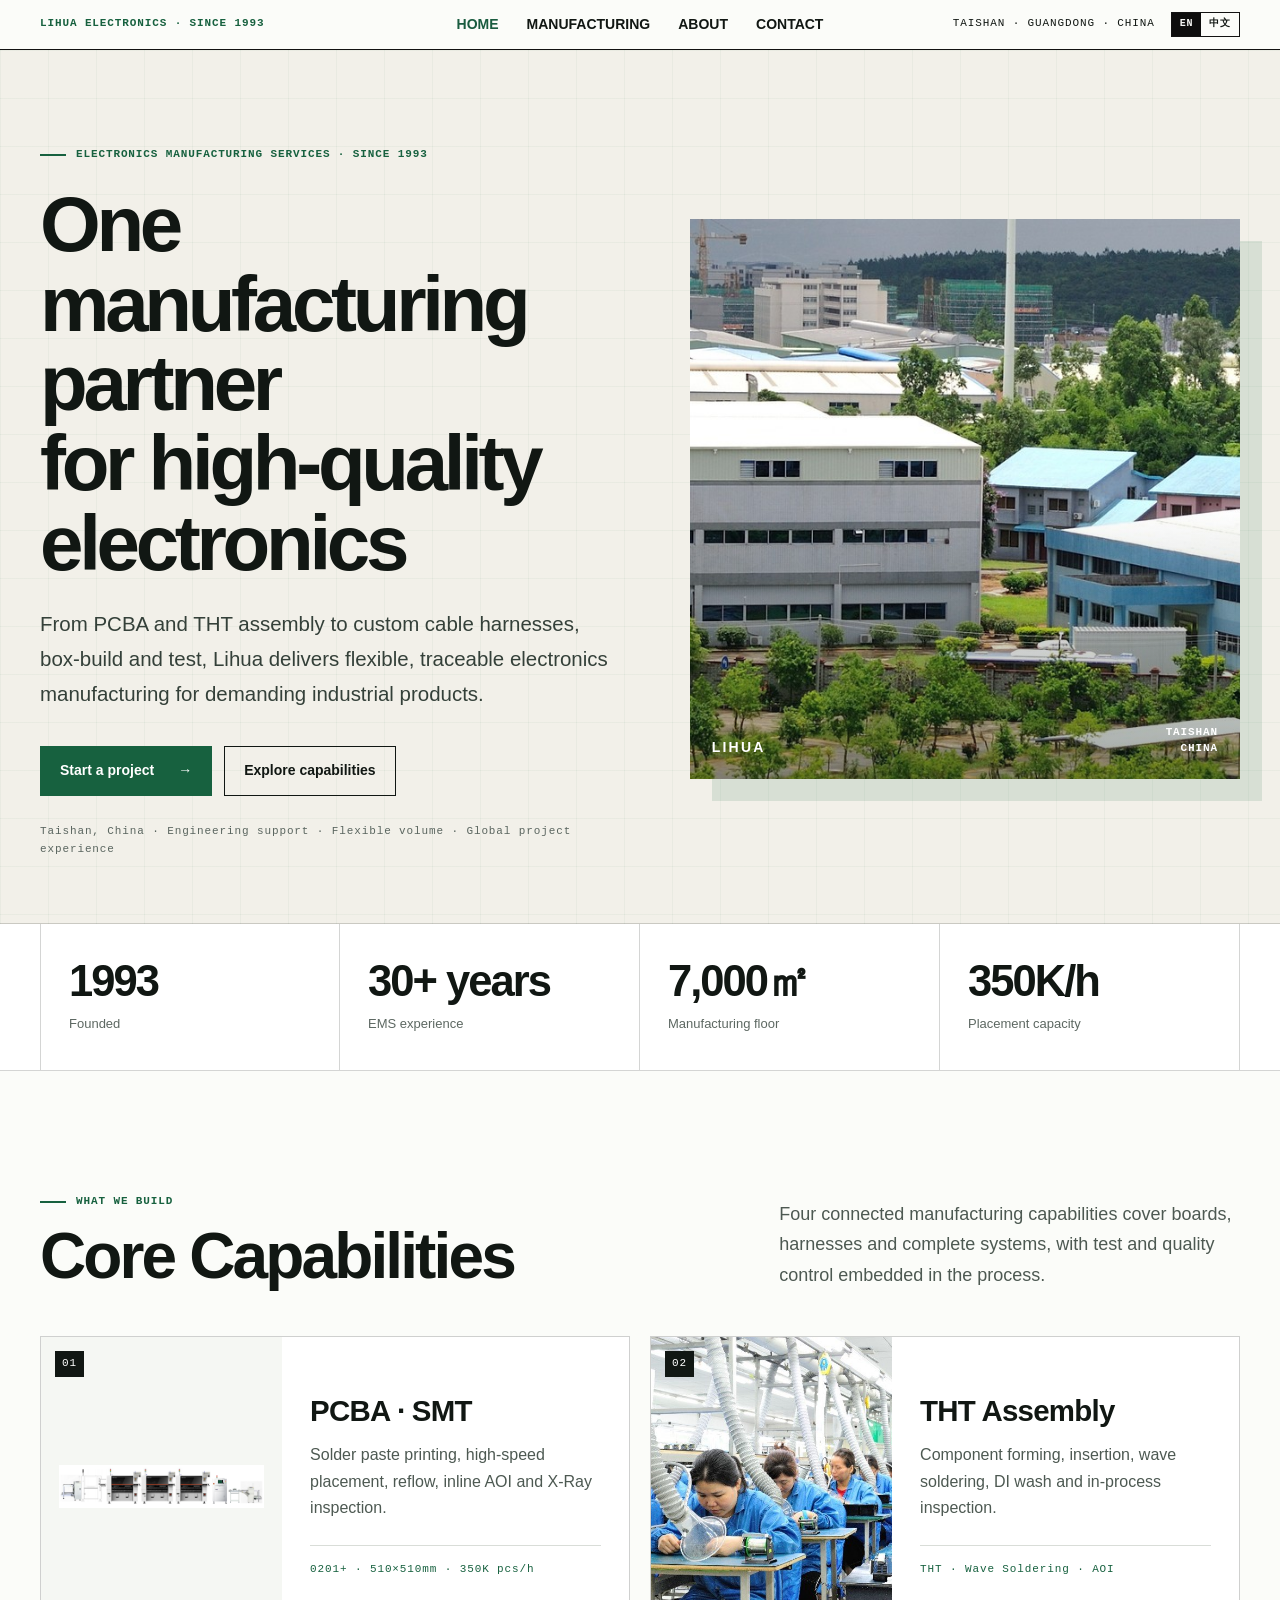
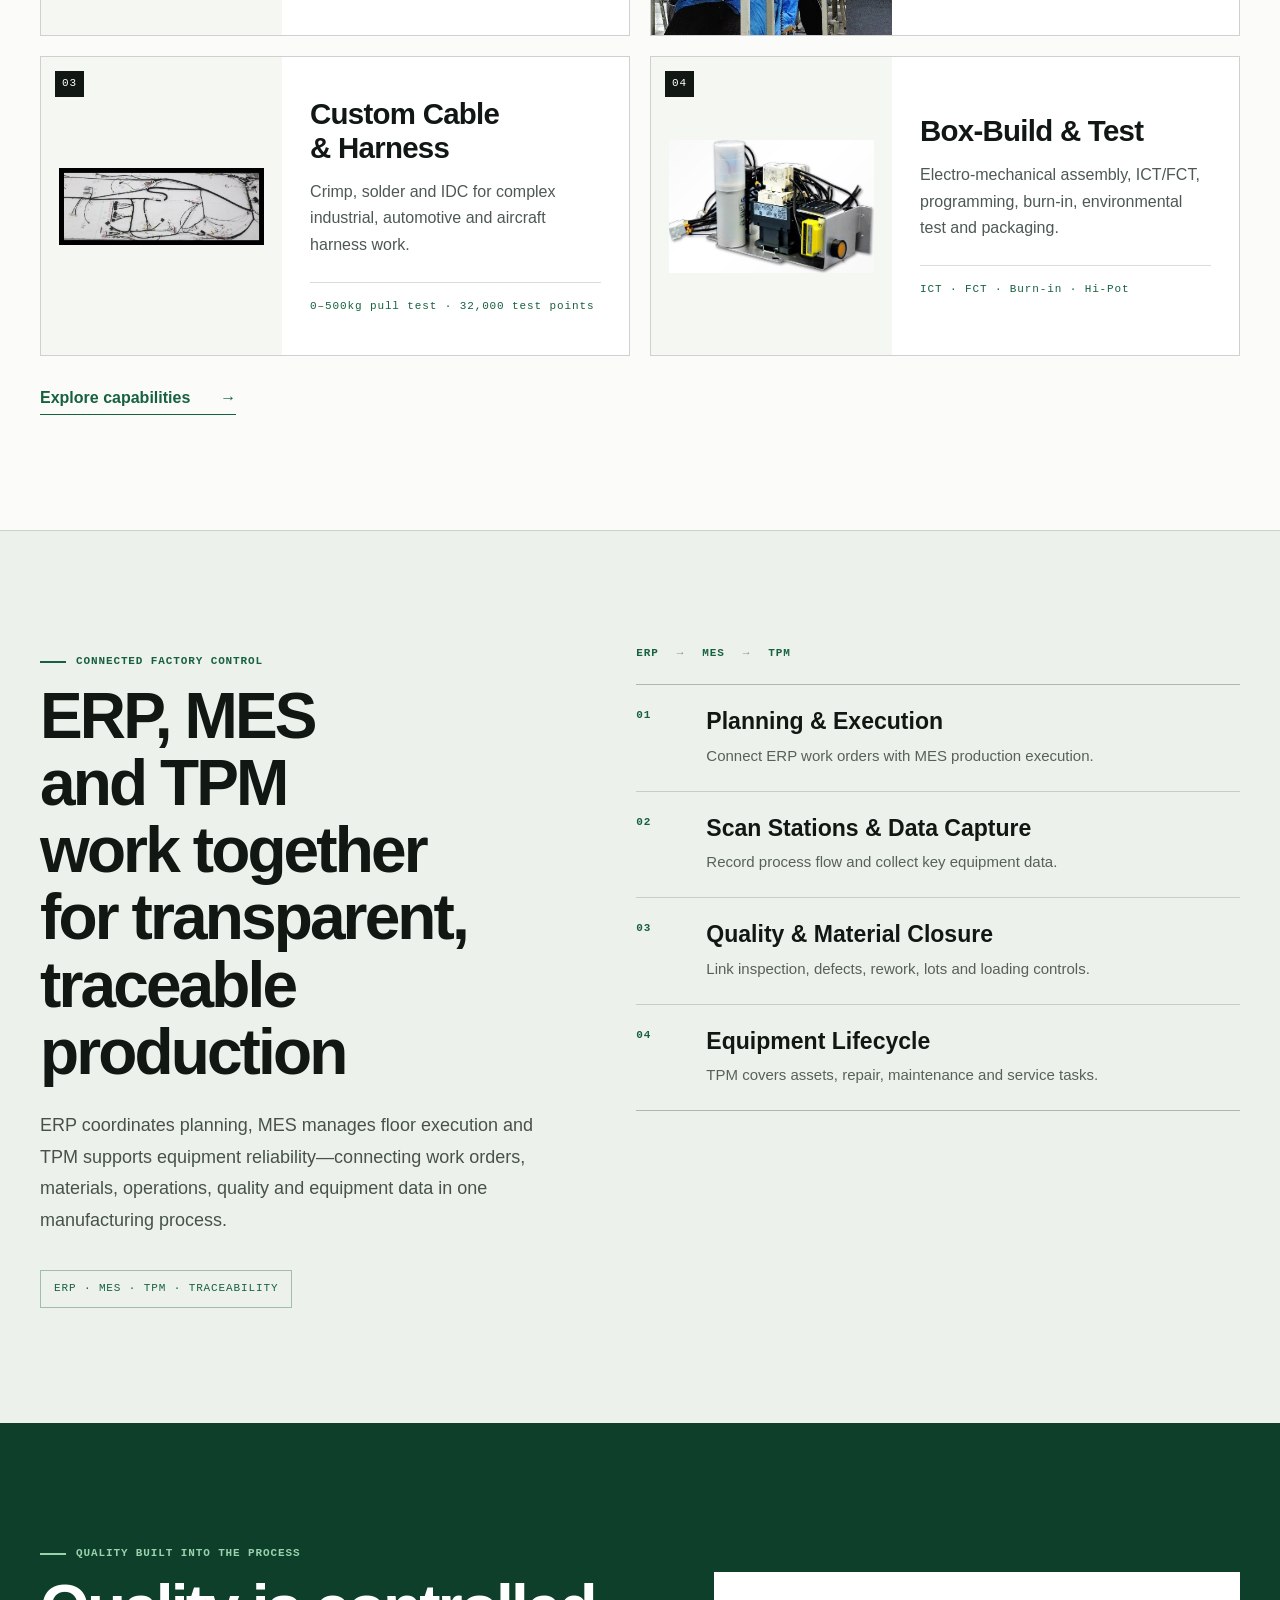
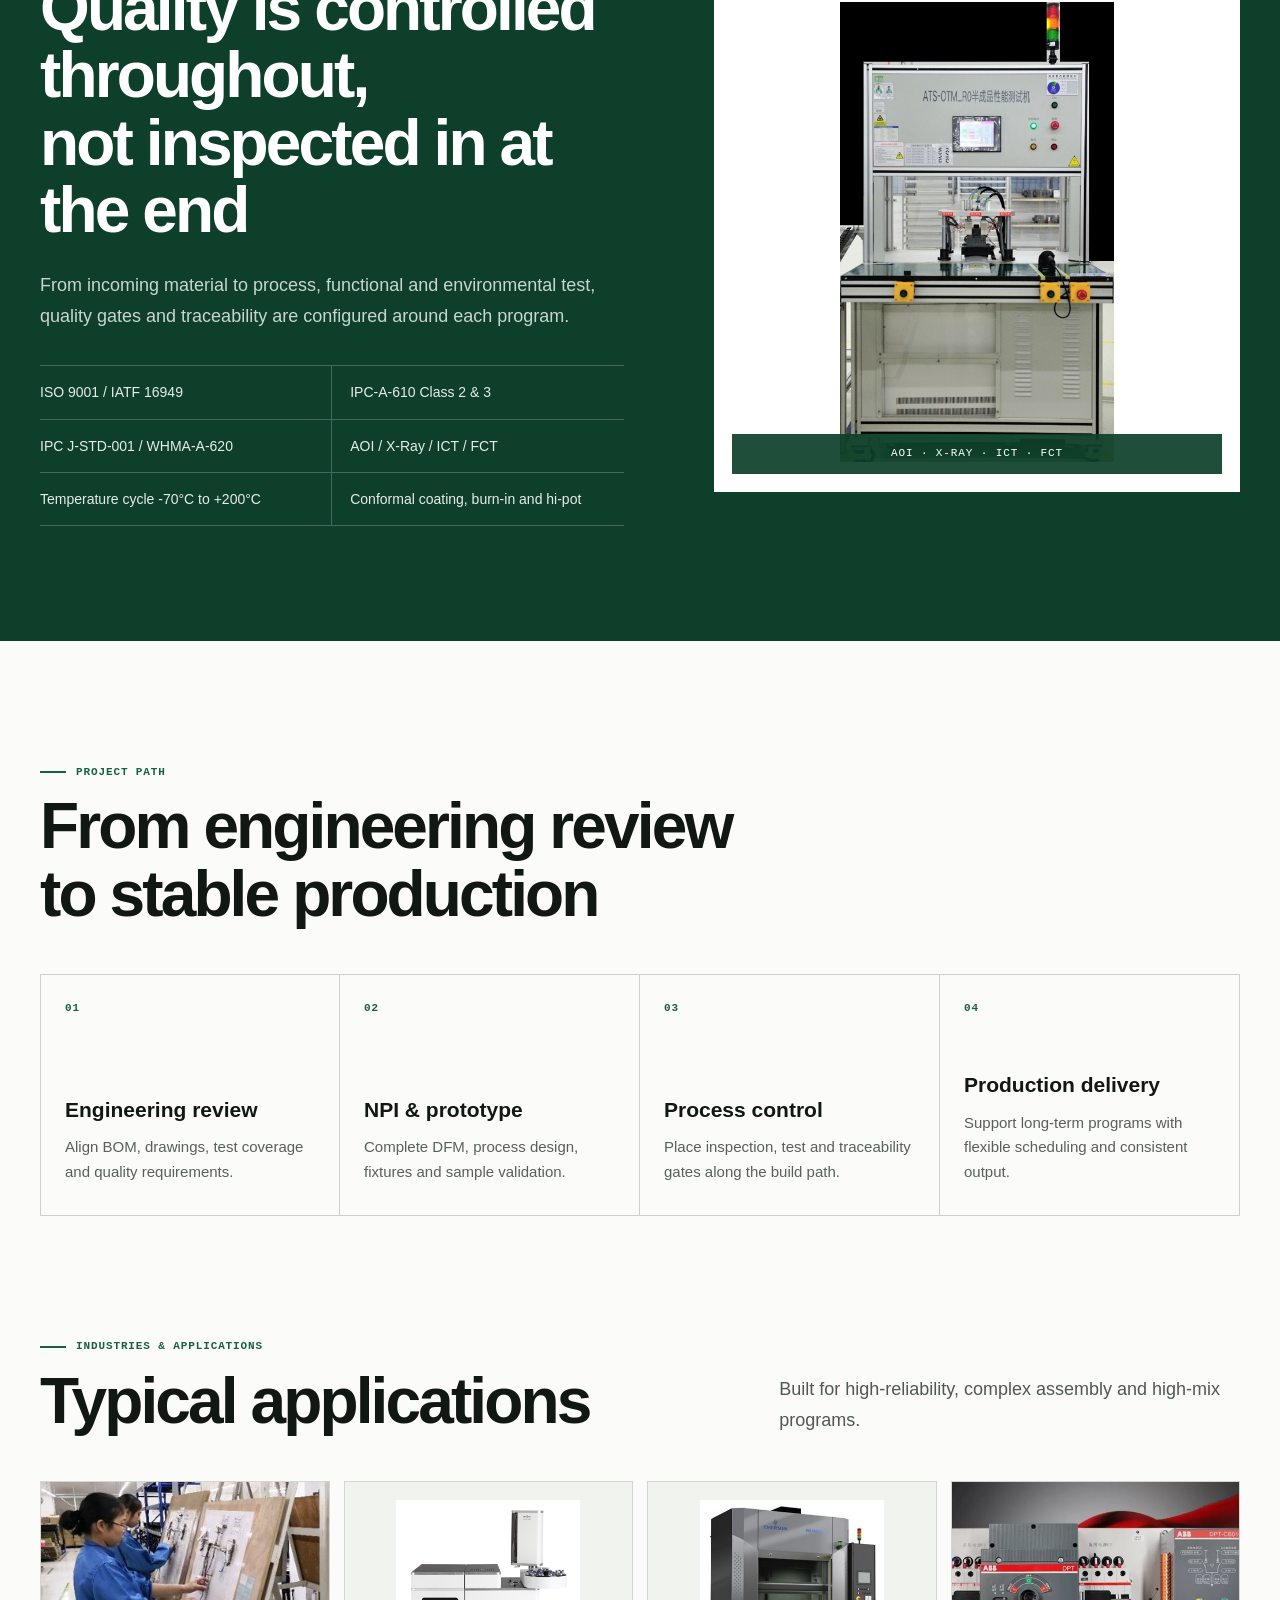
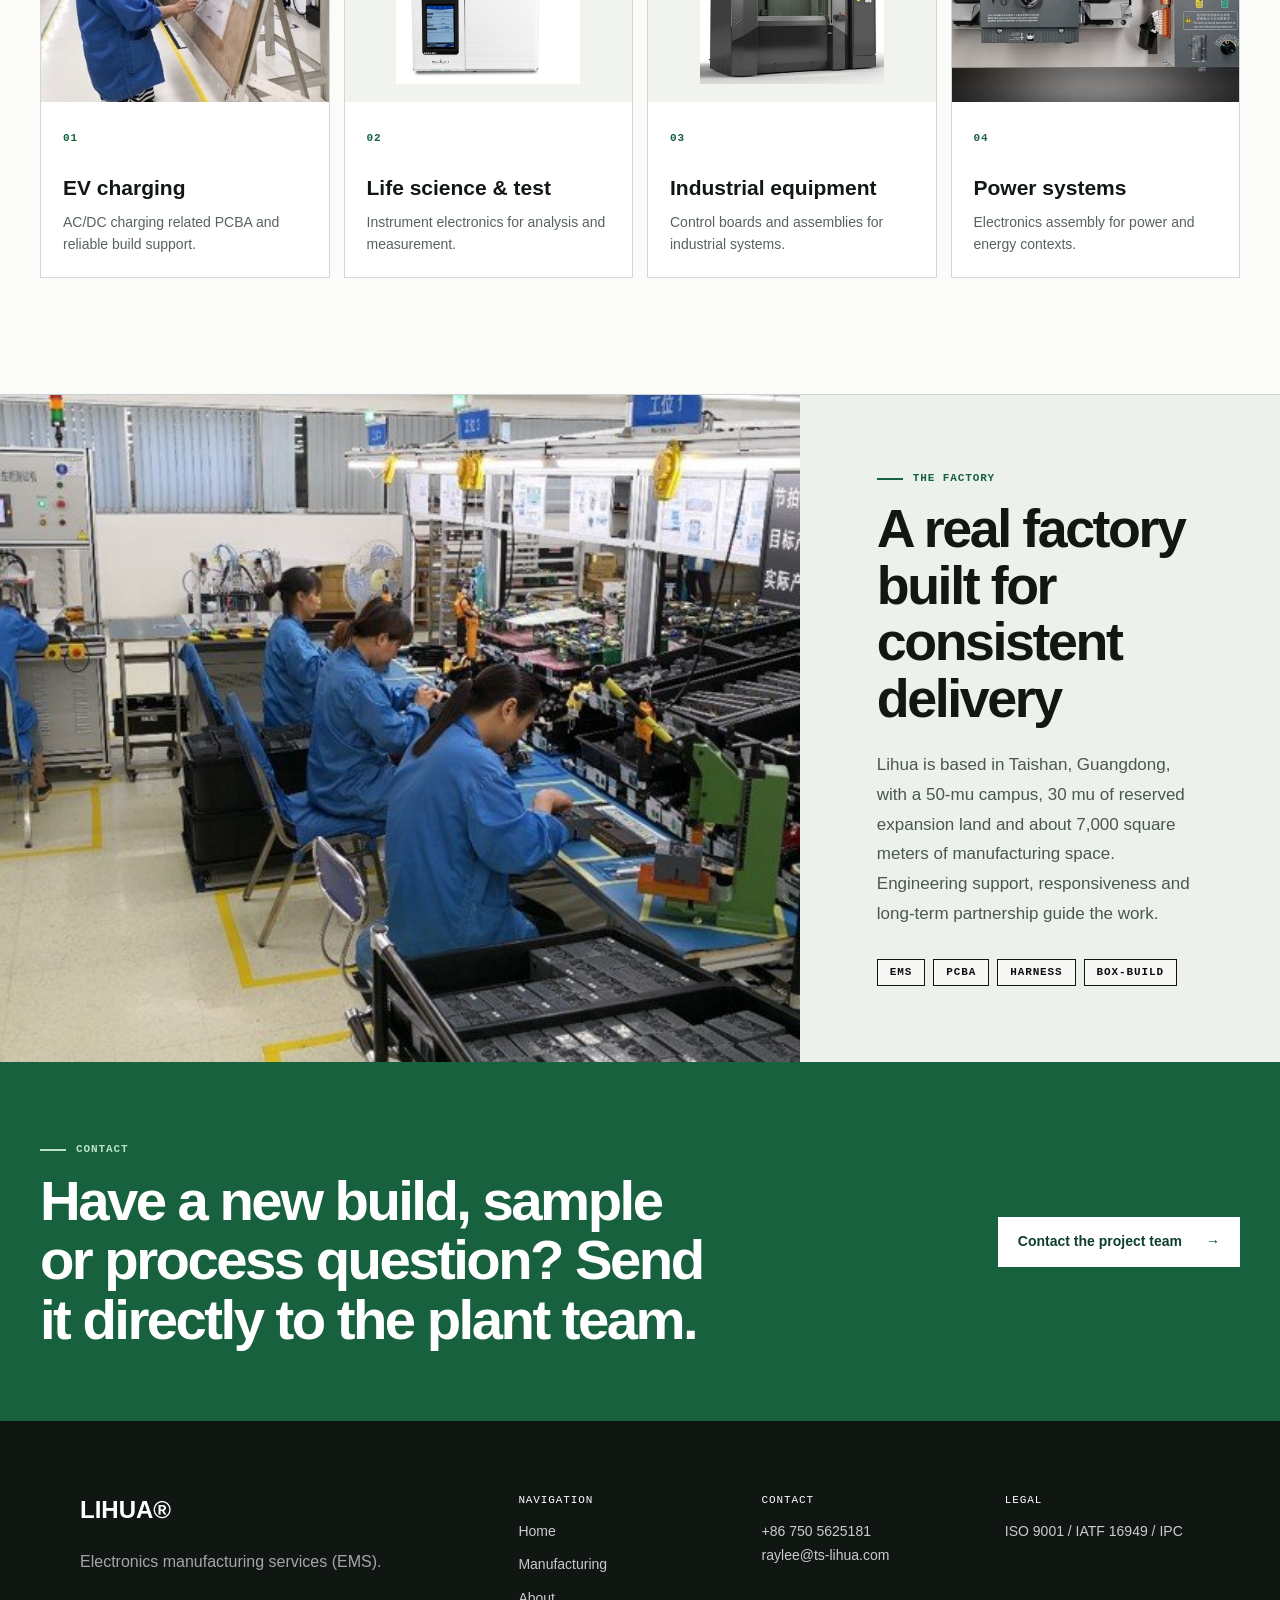
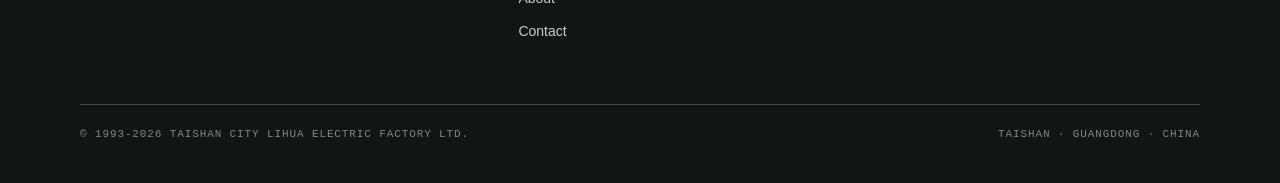
<file: index.html>
<!doctype html>
<html lang="zh-CN">
  <head>
    <meta charset="utf-8" />
    <meta name="viewport" content="width=device-width, initial-scale=1" />
    <title>LIHUA ELECTRONICS</title>
    <meta http-equiv="refresh" content="0; url=./zh/" />
    <link rel="canonical" href="./zh/" />
    <script src="./js/site.js"></script>
  </head>
  <body>
    <p class="mono" style="padding: 24px; font-family: monospace">
      Redirecting…
      <a href="./zh/">中文</a> /
      <a href="./en/">English</a>
    </p>
  </body>
</html>
</file>
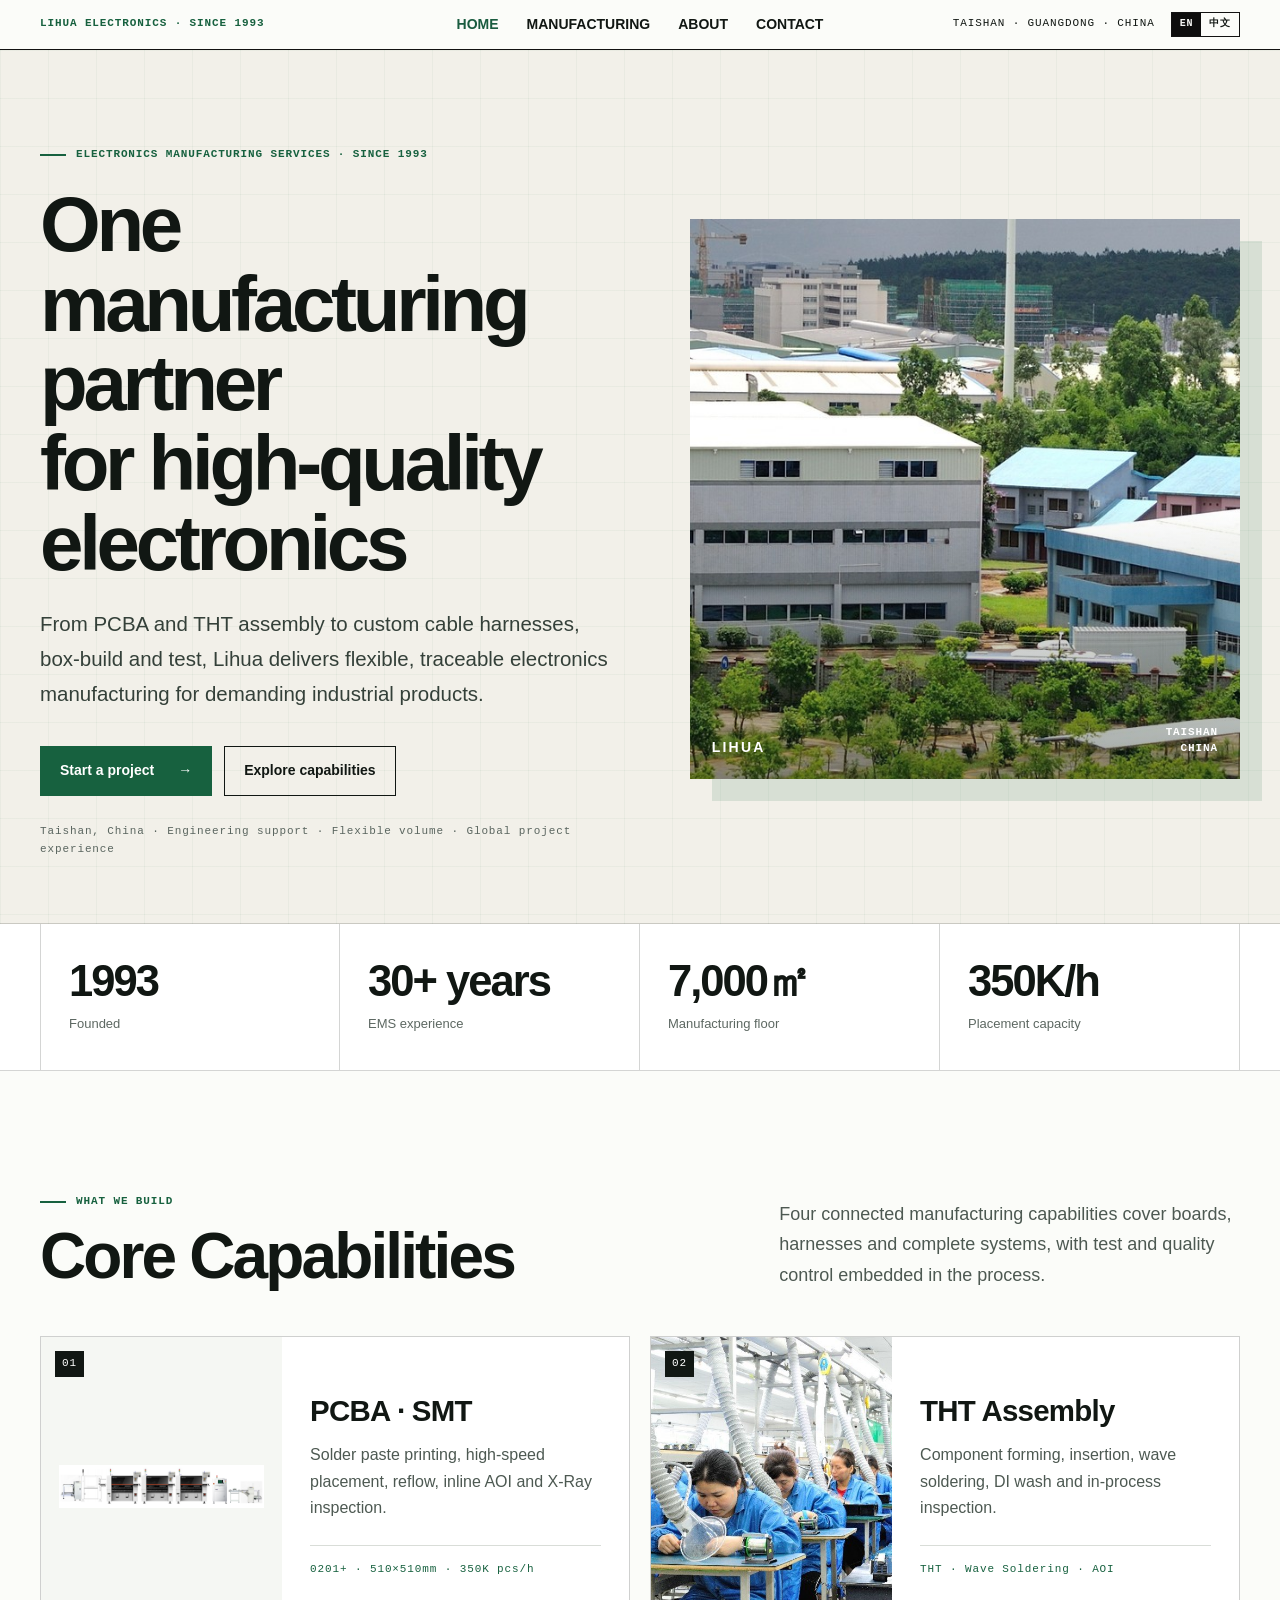
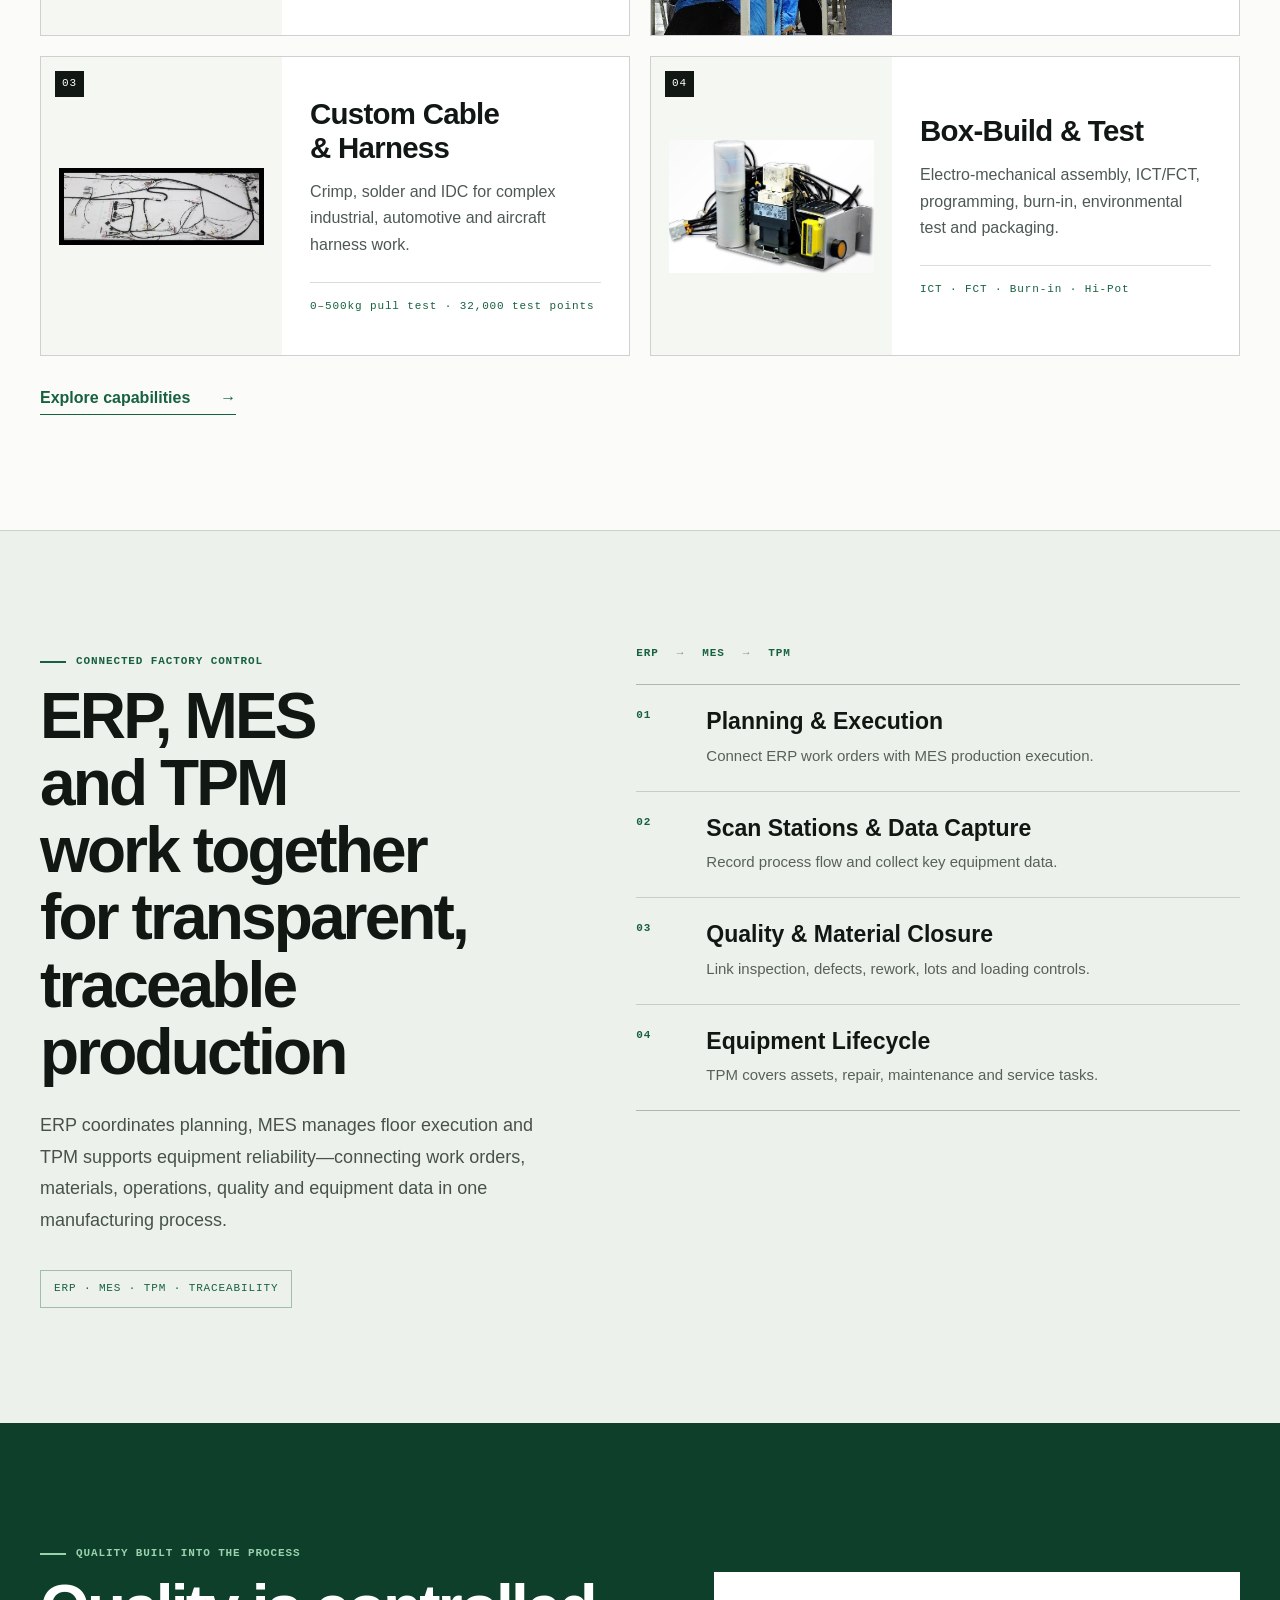
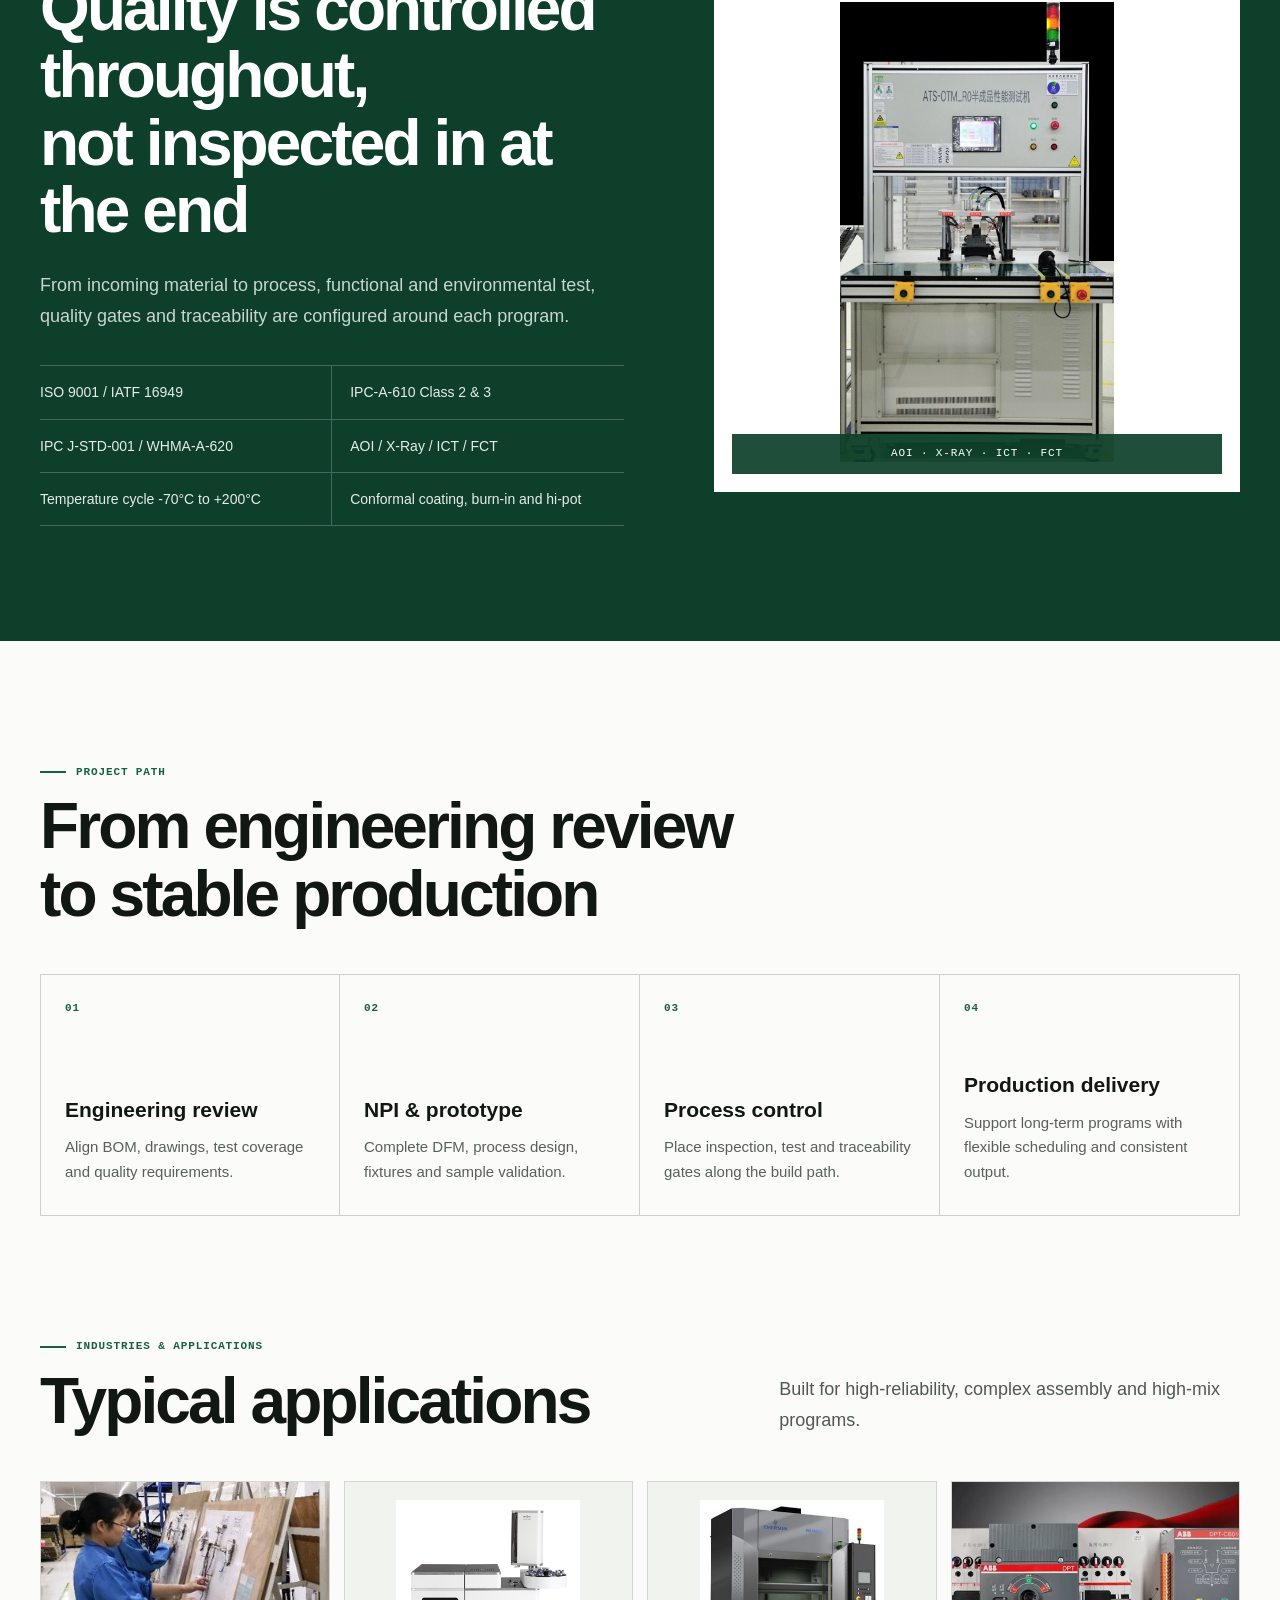
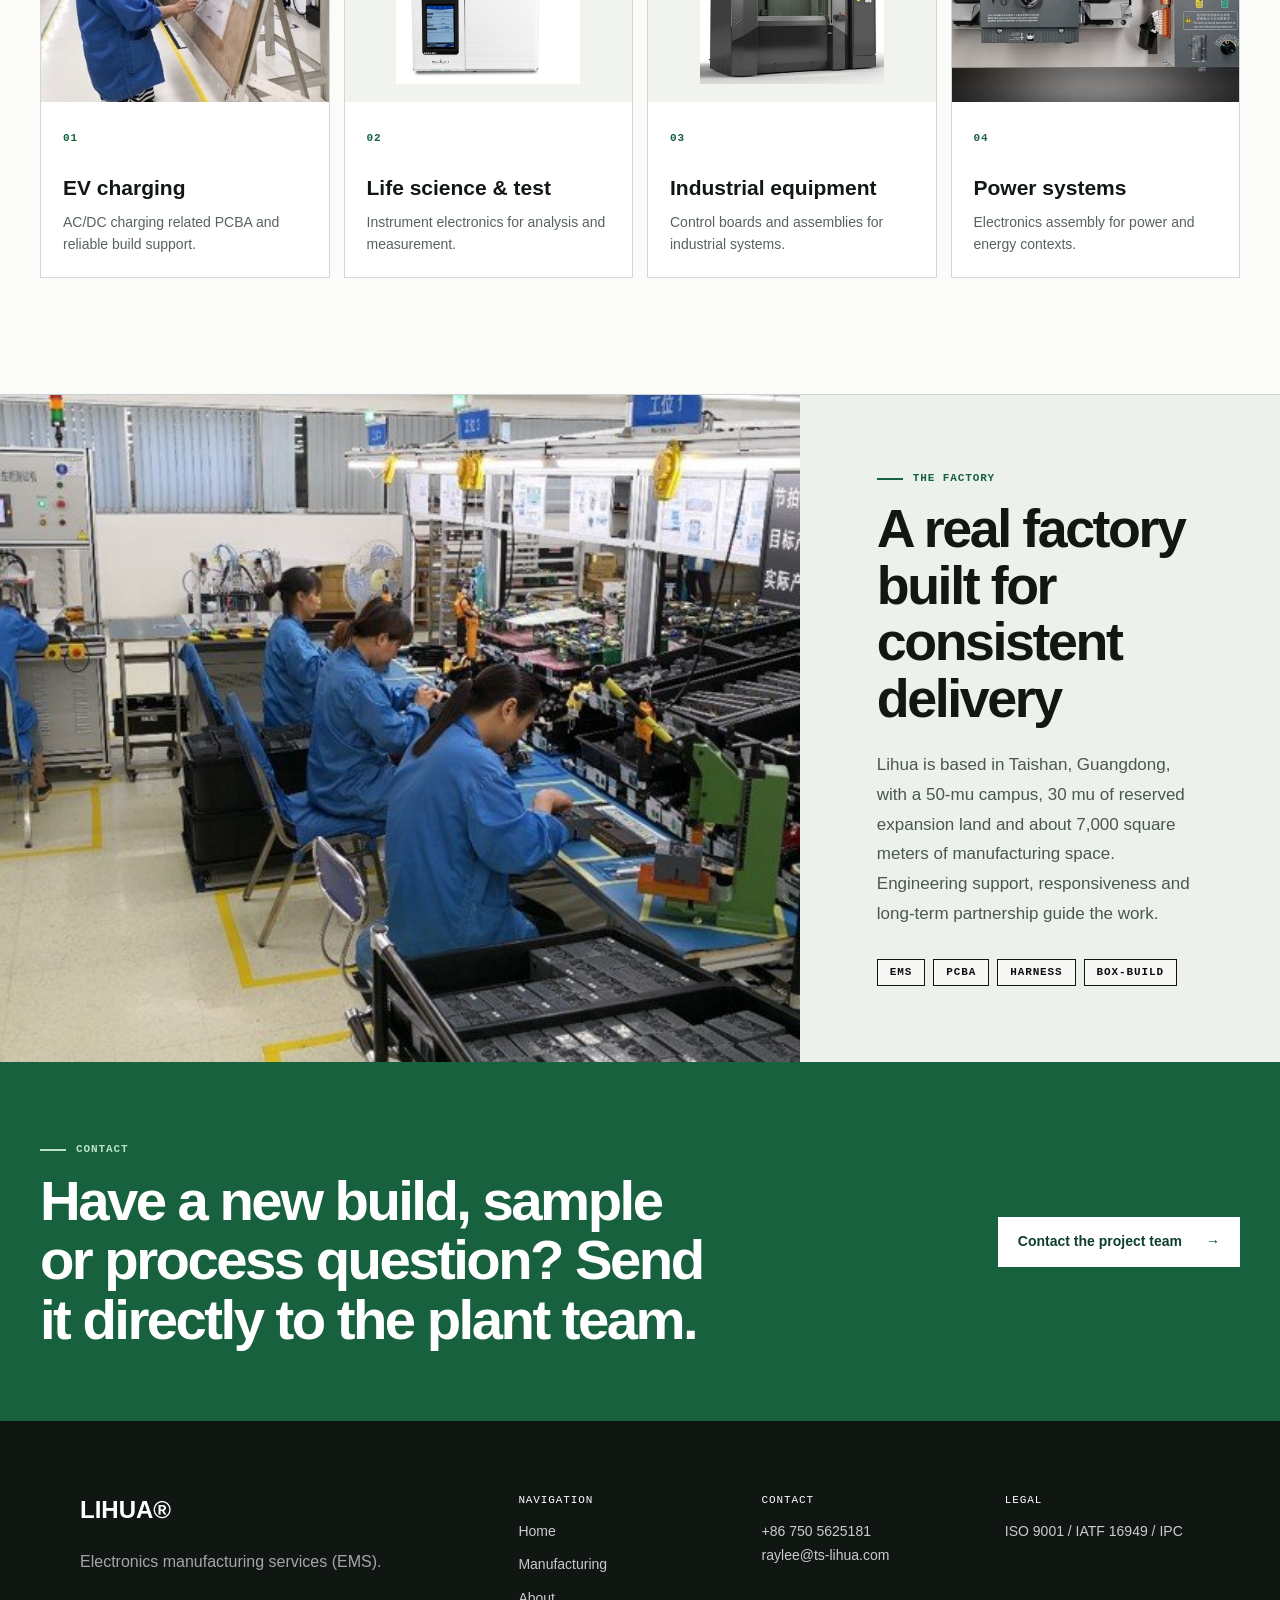
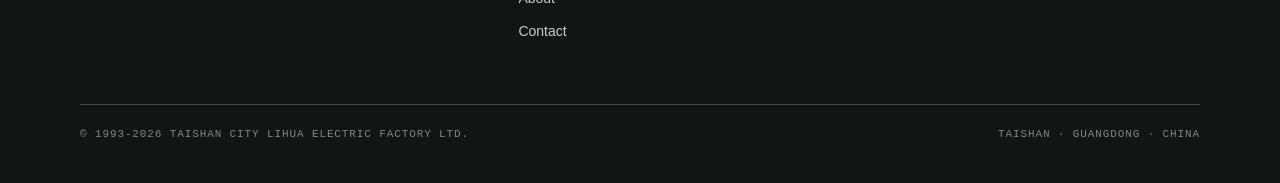
<file: en/index.html>
<!doctype html>
<html lang="en">
<head>
  <meta charset="utf-8" />
  <meta name="viewport" content="width=device-width, initial-scale=1" />
  <title>LIHUA ELECTRONICS | PCBA, Cable Harness & Box-Build EMS</title>
  <meta name="description" content="Taishan City Lihua Electric Factory provides PCBA, THT assembly, custom cable harness, box-build and testing backed by 30+ years of EMS experience." />
  <link rel="stylesheet" href="../css/site.css?v=20260715-2" />
</head>
<body class="home-page">
<a class="skip-link" href="#main-content">Skip to content</a>

<nav class="site-nav">
  <div class="mono nav-status"><span class="nav-brand">LIHUA</span><span class="nav-context"> ELECTRONICS · SINCE 1993</span></div>
  <div class="nav-links">
    <a href="./" aria-current="page">Home</a><a href="./manufacturing.html">Manufacturing</a><a href="./about.html">About</a><a href="./contact.html">Contact</a>
  </div>
  <div class="nav-end">
    <div class="mono">TAISHAN · GUANGDONG · CHINA</div>
    <div class="lang-switch">
      <a href="./" aria-current="true" data-set-lang="en">EN</a>
      <a href="../zh/" data-set-lang="zh">中文</a>
    </div>
  </div>
</nav>


<main id="main-content" class="home-main">
  <section class="home-hero">
    <div class="container home-hero-grid">
      <div class="home-hero-copy">
        <span class="eyebrow mono">ELECTRONICS MANUFACTURING SERVICES · SINCE 1993</span>
        <h1>One manufacturing partner<br> for high-quality electronics</h1>
        <p class="home-hero-lead">From PCBA and THT assembly to custom cable harnesses, box-build and test, Lihua delivers flexible, traceable electronics manufacturing for demanding industrial products.</p>
        <div class="home-actions">
          <a class="button button-primary" href="./contact.html">Start a project<span aria-hidden="true">→</span></a>
          <a class="button button-secondary" href="./manufacturing.html">Explore capabilities</a>
        </div>
        <p class="home-hero-note mono">Taishan, China · Engineering support · Flexible volume · Global project experience</p>
      </div>
      <figure class="home-hero-visual">
        <img src="../assets/plant.jpg" alt="Lihua Electronics manufacturing campus in Taishan" fetchpriority="high" decoding="async" />
        <figcaption><span>LIHUA</span><strong>TAISHAN<br>CHINA</strong></figcaption>
      </figure>
    </div>
  </section>

  <section class="home-proof" aria-label="Company facts">
    <div class="container home-stats"><div class="home-stat"><strong>1993</strong><span>Founded</span></div><div class="home-stat"><strong>30+ years</strong><span>EMS experience</span></div><div class="home-stat"><strong>7,000㎡</strong><span>Manufacturing floor</span></div><div class="home-stat"><strong>350K/h</strong><span>Placement capacity</span></div></div>
  </section>

  <section class="home-section home-capabilities" id="capabilities">
    <div class="container">
      <div class="home-section-head">
        <div><span class="eyebrow mono">WHAT WE BUILD</span><h2>Core Capabilities</h2></div>
        <p>Four connected manufacturing capabilities cover boards, harnesses and complete systems, with test and quality control embedded in the process.</p>
      </div>
      <div class="capability-grid"><article class="capability-card"><div class="capability-photo"><img src="../assets/smt-line-single.png" alt="PCBA · SMT" loading="lazy" decoding="async" /><span class="capability-no mono">01</span></div><div class="capability-copy"><h3>PCBA · SMT</h3><p>Solder paste printing, high-speed placement, reflow, inline AOI and X-Ray inspection.</p><span class="capability-metric mono">0201+ · 510×510mm · 350K pcs/h</span></div></article><article class="capability-card"><div class="capability-photo"><img src="../assets/tht-line.jpg" alt="THT Assembly" loading="lazy" decoding="async" /><span class="capability-no mono">02</span></div><div class="capability-copy"><h3>THT Assembly</h3><p>Component forming, insertion, wave soldering, DI wash and in-process inspection.</p><span class="capability-metric mono">THT · Wave Soldering · AOI</span></div></article><article class="capability-card"><div class="capability-photo"><img src="../assets/harness.png" alt="Custom Cable & Harness" loading="lazy" decoding="async" /><span class="capability-no mono">03</span></div><div class="capability-copy"><h3>Custom Cable & Harness</h3><p>Crimp, solder and IDC for complex industrial, automotive and aircraft harness work.</p><span class="capability-metric mono">0–500kg pull test · 32,000 test points</span></div></article><article class="capability-card"><div class="capability-photo"><img src="../assets/box-build.png" alt="Box-Build & Test" loading="lazy" decoding="async" /><span class="capability-no mono">04</span></div><div class="capability-copy"><h3>Box-Build & Test</h3><p>Electro-mechanical assembly, ICT/FCT, programming, burn-in, environmental test and packaging.</p><span class="capability-metric mono">ICT · FCT · Burn-in · Hi-Pot</span></div></article></div>
      <a class="section-link" href="./manufacturing.html">Explore capabilities<span aria-hidden="true">→</span></a>
    </div>
  </section>

  <section class="home-mes">
    <div class="container home-mes-grid">
      <div class="home-mes-copy">
        <span class="eyebrow mono">CONNECTED FACTORY CONTROL</span>
        <h2>ERP, MES and TPM work together<br> for transparent, traceable production</h2>
        <p>ERP coordinates planning, MES manages floor execution and TPM supports equipment reliability—connecting work orders, materials, operations, quality and equipment data in one manufacturing process.</p>
        <span class="mes-system-label mono">ERP · MES · TPM · TRACEABILITY</span>
      </div>
      <div class="home-mes-operations">
        <p class="mes-system-rail mono"><span>ERP</span><i aria-hidden="true">→</i><span>MES</span><i aria-hidden="true">→</i><span>TPM</span></p>
        <ol class="mes-flow"><li class="mes-flow-item"><span class="mes-flow-no mono">01</span><div><h3>Planning & Execution</h3><p>Connect ERP work orders with MES production execution.</p></div></li><li class="mes-flow-item"><span class="mes-flow-no mono">02</span><div><h3>Scan Stations & Data Capture</h3><p>Record process flow and collect key equipment data.</p></div></li><li class="mes-flow-item"><span class="mes-flow-no mono">03</span><div><h3>Quality & Material Closure</h3><p>Link inspection, defects, rework, lots and loading controls.</p></div></li><li class="mes-flow-item"><span class="mes-flow-no mono">04</span><div><h3>Equipment Lifecycle</h3><p>TPM covers assets, repair, maintenance and service tasks.</p></div></li></ol>
      </div>
    </div>
  </section>

  <section class="home-quality">
    <div class="container home-quality-grid">
      <div class="home-quality-copy">
        <span class="eyebrow mono">QUALITY BUILT INTO THE PROCESS</span>
        <h2>Quality is controlled throughout,<br> not inspected in at the end</h2>
        <p>From incoming material to process, functional and environmental test, quality gates and traceability are configured around each program.</p>
        <ul class="quality-list"><li>ISO 9001 / IATF 16949</li><li>IPC-A-610 Class 2 & 3</li><li>IPC J-STD-001 / WHMA-A-620</li><li>AOI / X-Ray / ICT / FCT</li><li>Temperature cycle -70°C to +200°C</li><li>Conformal coating, burn-in and hi-pot</li></ul>
      </div>
      <div class="home-quality-photo">
        <img src="../assets/testing.png" alt="Testing and quality inspection equipment" loading="lazy" decoding="async" />
        <span class="photo-label mono">AOI · X-RAY · ICT · FCT</span>
      </div>
    </div>
  </section>

  <section class="home-section home-process">
    <div class="container">
      <div class="home-section-head compact">
        <div><span class="eyebrow mono">PROJECT PATH</span><h2>From engineering review to stable production</h2></div>
      </div>
      <ol class="process-list"><li class="process-step"><span class="process-no mono">01</span><div><h3>Engineering review</h3><p>Align BOM, drawings, test coverage and quality requirements.</p></div></li><li class="process-step"><span class="process-no mono">02</span><div><h3>NPI & prototype</h3><p>Complete DFM, process design, fixtures and sample validation.</p></div></li><li class="process-step"><span class="process-no mono">03</span><div><h3>Process control</h3><p>Place inspection, test and traceability gates along the build path.</p></div></li><li class="process-step"><span class="process-no mono">04</span><div><h3>Production delivery</h3><p>Support long-term programs with flexible scheduling and consistent output.</p></div></li></ol>
    </div>
  </section>

  <section class="home-section home-industries">
    <div class="container">
      <div class="home-section-head">
        <div><span class="eyebrow mono">INDUSTRIES & APPLICATIONS</span><h2>Typical applications</h2></div>
        <p>Built for high-reliability, complex assembly and high-mix programs.</p>
      </div>
      <div class="industry-grid"><article class="industry-card"><img src="../assets/app-charging.jpg" alt="EV charging" loading="lazy" decoding="async" /><div class="industry-card-copy"><span class="mono">01</span><h3>EV charging</h3><p>AC/DC charging related PCBA and reliable build support.</p></div></article><article class="industry-card"><img src="../assets/app-life.png" alt="Life science & test" loading="lazy" decoding="async" /><div class="industry-card-copy"><span class="mono">02</span><h3>Life science & test</h3><p>Instrument electronics for analysis and measurement.</p></div></article><article class="industry-card"><img src="../assets/app-industrial.png" alt="Industrial equipment" loading="lazy" decoding="async" /><div class="industry-card-copy"><span class="mono">03</span><h3>Industrial equipment</h3><p>Control boards and assemblies for industrial systems.</p></div></article><article class="industry-card"><img src="../assets/app-power2.jpg" alt="Power systems" loading="lazy" decoding="async" /><div class="industry-card-copy"><span class="mono">04</span><h3>Power systems</h3><p>Electronics assembly for power and energy contexts.</p></div></article></div>
    </div>
  </section>

  <section class="home-factory">
    <div class="home-factory-photo"><img src="../assets/lean.jpg" alt="Lihua production floor" loading="lazy" decoding="async" /></div>
    <div class="home-factory-copy">
      <span class="eyebrow mono">THE FACTORY</span>
      <h2>A real factory built for consistent delivery</h2>
      <p>Lihua is based in Taishan, Guangdong, with a 50-mu campus, 30 mu of reserved expansion land and about 7,000 square meters of manufacturing space. Engineering support, responsiveness and long-term partnership guide the work.</p>
      <div class="chip-row"><span class="chip">EMS</span><span class="chip">PCBA</span><span class="chip">HARNESS</span><span class="chip">BOX-BUILD</span></div>
    </div>
  </section>

  <section class="home-final-cta">
    <div class="container home-final-cta-inner">
      <div><span class="eyebrow mono">CONTACT</span><h2>Have a new build, sample or process question? Send it directly to the plant team.</h2></div>
      <a class="button button-light" href="./contact.html">Contact the project team<span aria-hidden="true">→</span></a>
    </div>
  </section>
</main>


<footer class="site-footer">
  <div class="container">
    <div class="footer-grid">
      <div class="footer-brand-block">
        <div class="footer-logo">LIHUA®</div>
        <p class="footer-summary">Electronics manufacturing services (EMS).</p>
      </div>
      <div class="footer-nav-block">
        <span class="mono col-title">NAVIGATION</span>
        <nav class="footer-links" aria-label="Footer"><a href="./">Home</a><a href="./manufacturing.html">Manufacturing</a><a href="./about.html">About</a><a href="./contact.html">Contact</a></nav>
      </div>
      <div class="footer-contact-block">
        <span class="mono col-title">CONTACT</span>
        <p><a href="tel:+867505625181">+86 750 5625181</a><br><a href="mailto:raylee@ts-lihua.com">raylee@ts-lihua.com</a></p>
      </div>
      <div class="footer-legal-block">
        <span class="mono col-title">LEGAL</span>
        <p>ISO 9001 / IATF 16949 / IPC</p>
      </div>
    </div>
    <div class="footer-bottom"><span class="mono">© 1993-2026 Taishan City Lihua Electric Factory Ltd.</span><span class="mono">TAISHAN · GUANGDONG · CHINA</span></div>
  </div>
</footer>

<script src="../js/site.js"></script>
</body>
</html>
</file>
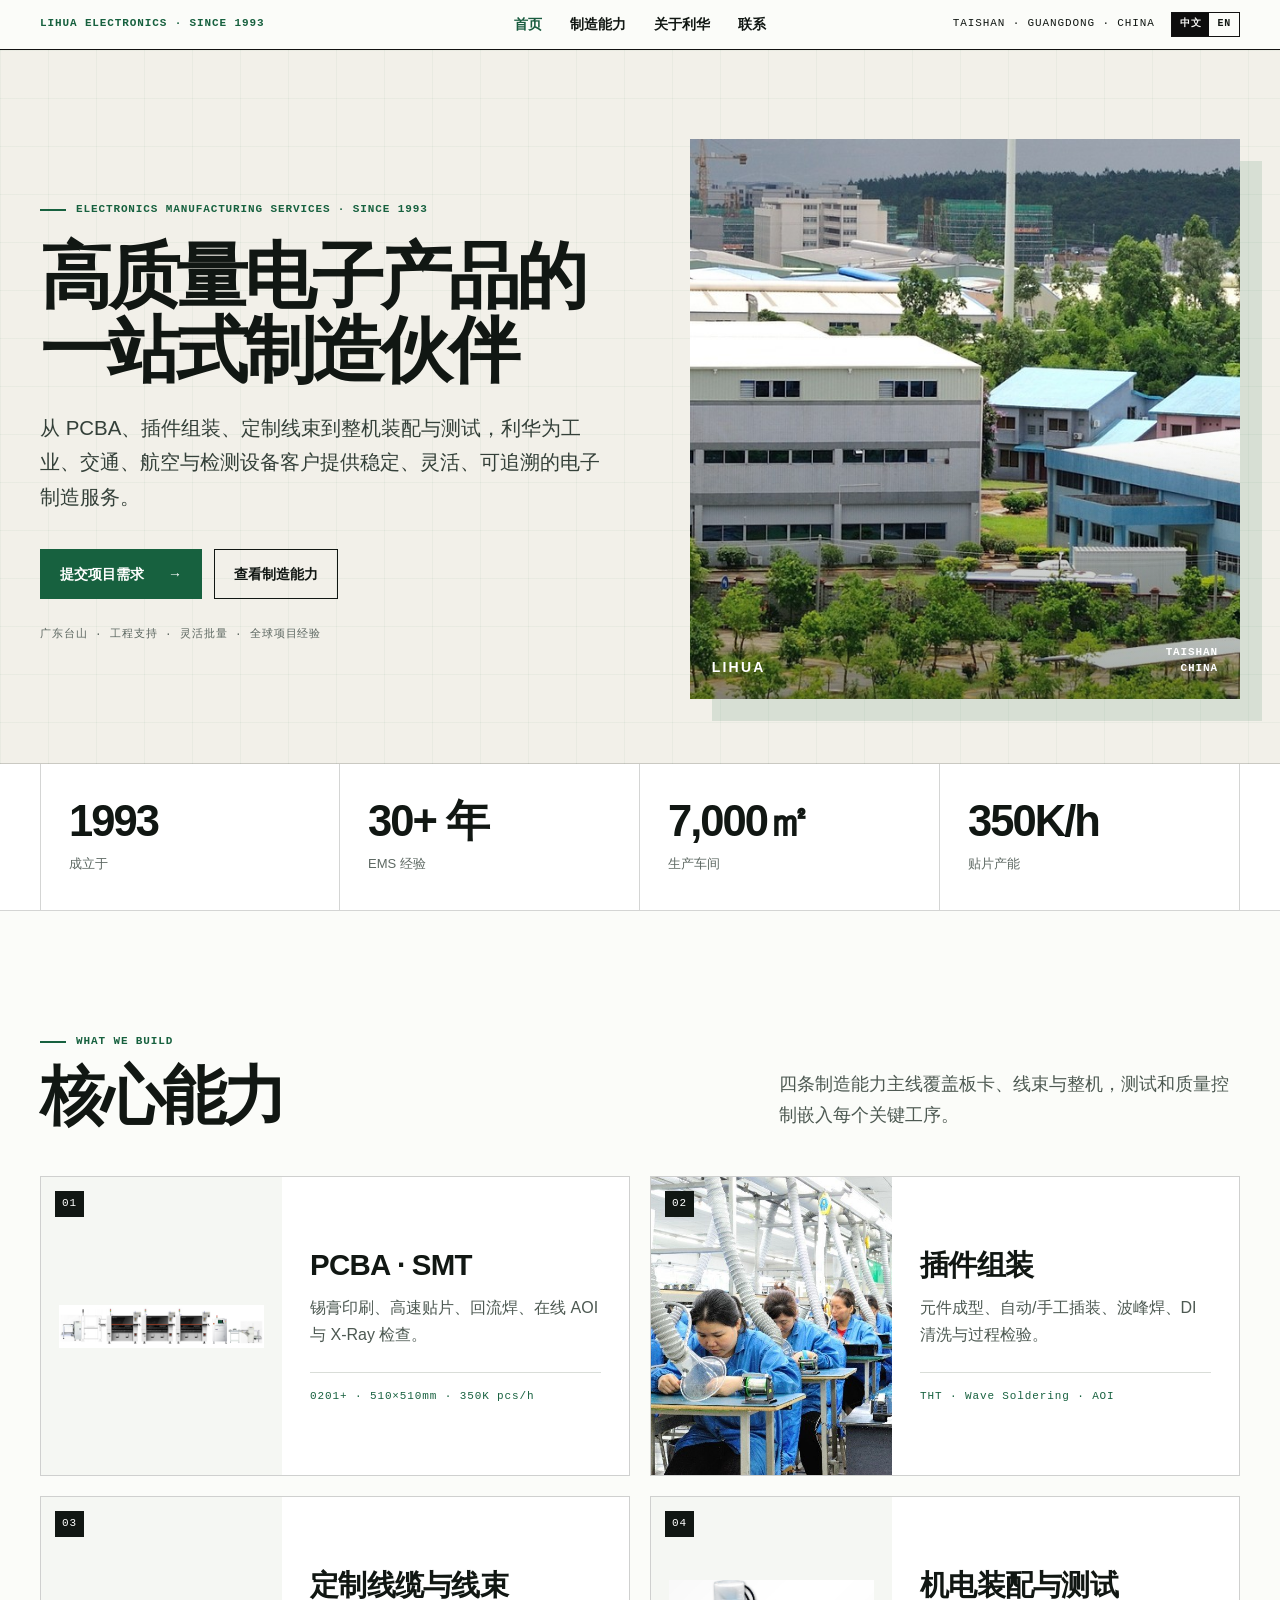
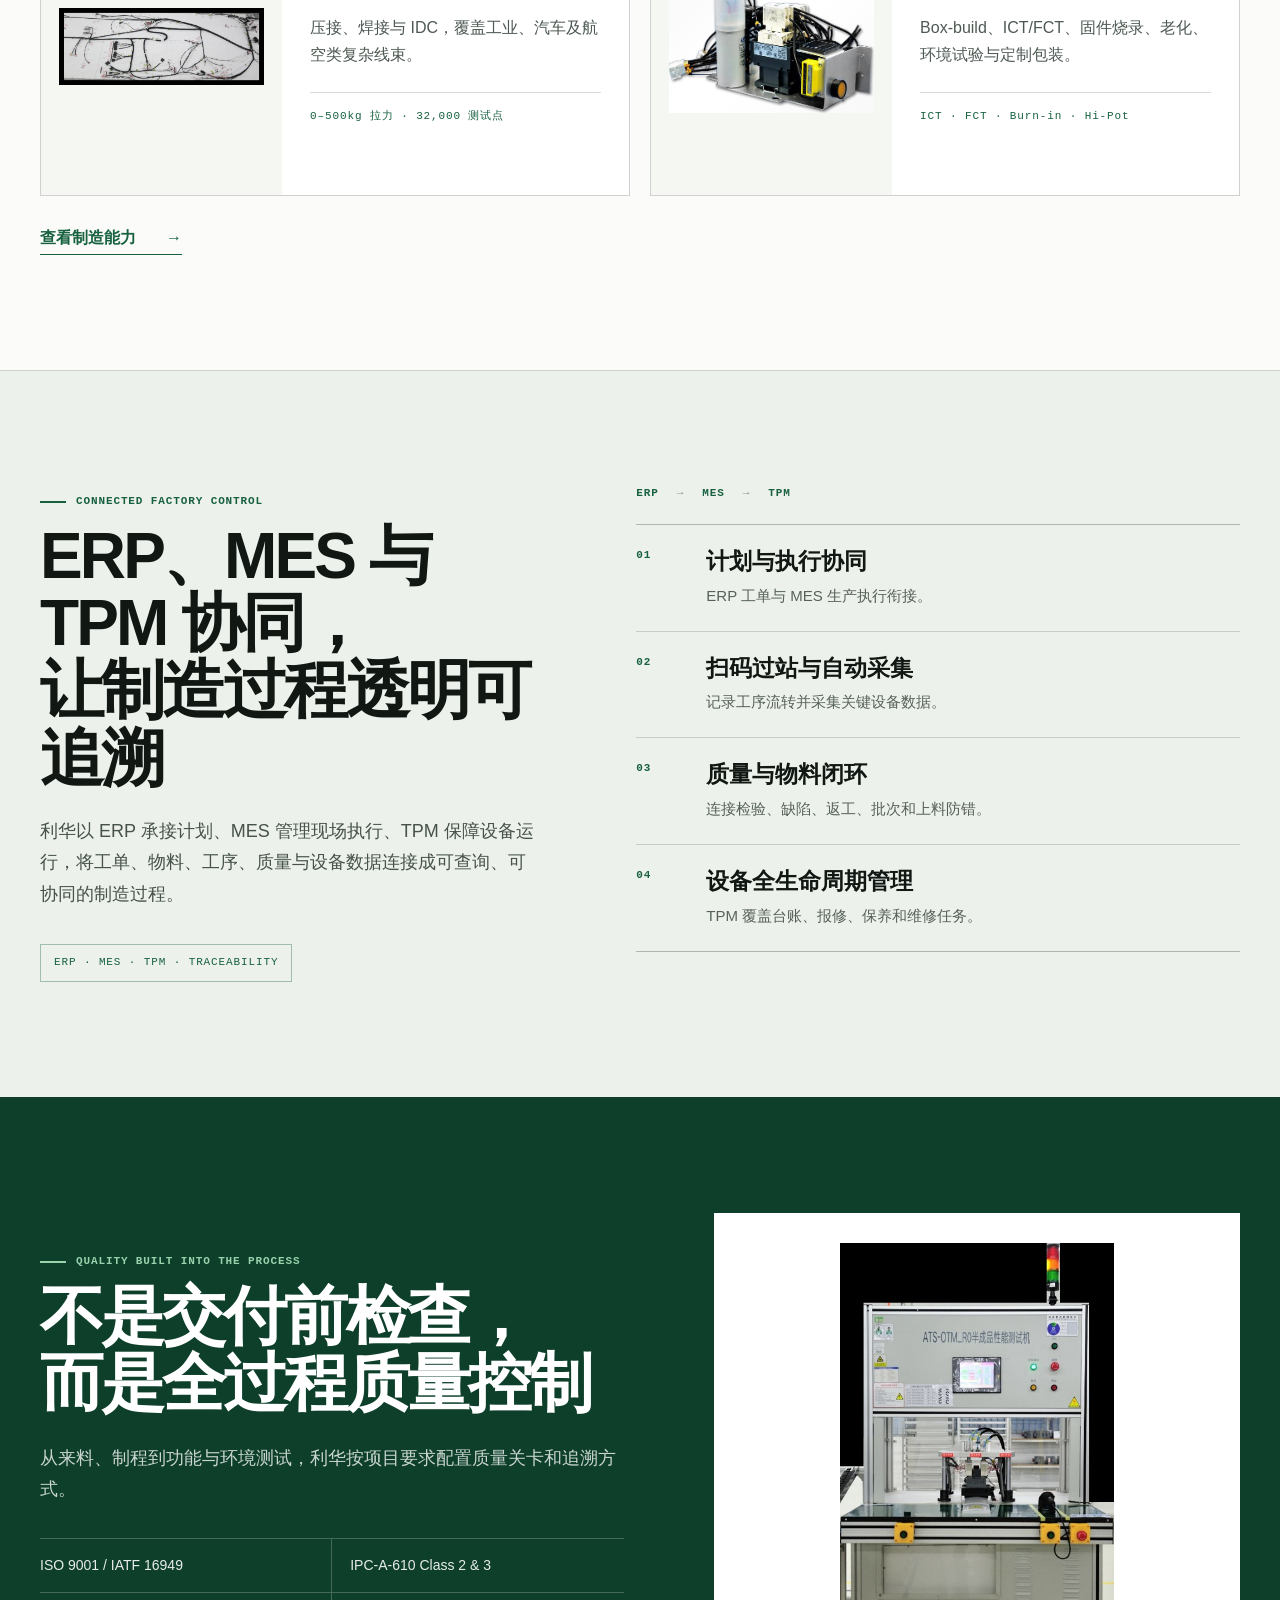
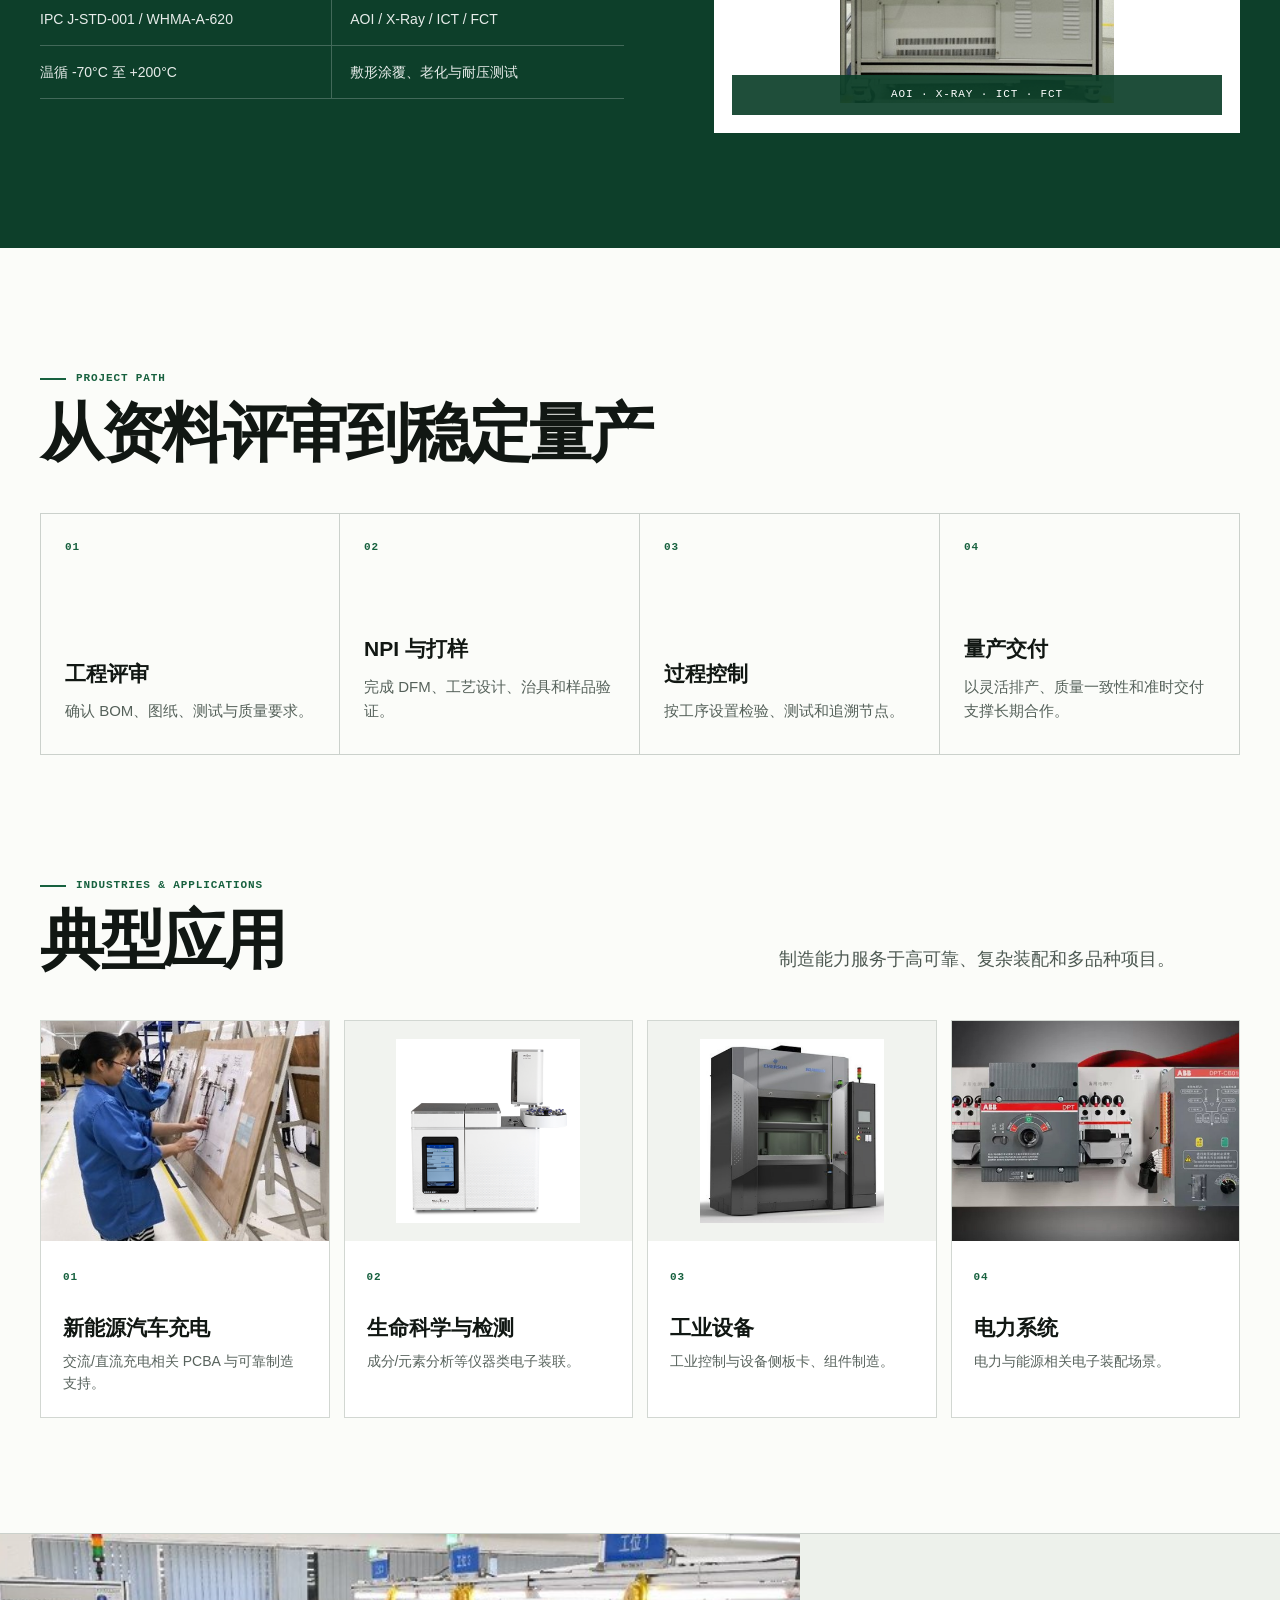
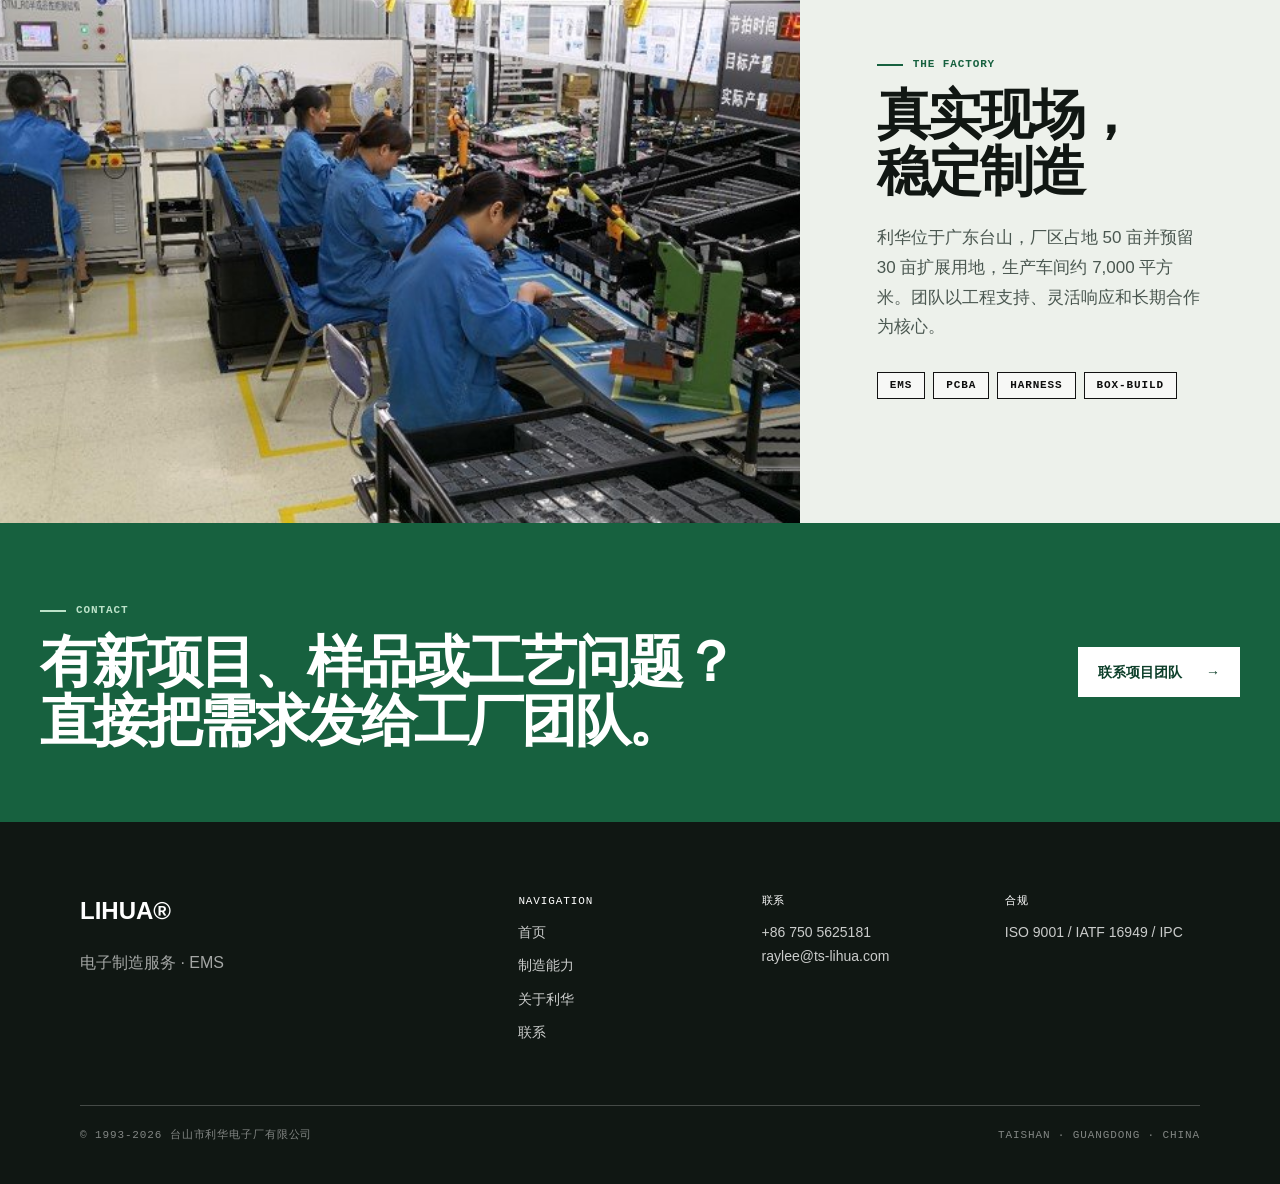
<file: zh/index.html>
<!doctype html>
<html lang="zh-CN">
<head>
  <meta charset="utf-8" />
  <meta name="viewport" content="width=device-width, initial-scale=1" />
  <title>利华电子 | PCBA、线束与机电装配制造服务</title>
  <meta name="description" content="台山市利华电子厂有限公司提供 PCBA、插件组装、定制线束、机电装配与测试服务，拥有 30+ 年电子制造服务经验。" />
  <link rel="stylesheet" href="../css/site.css?v=20260715-2" />
</head>
<body class="home-page">
<a class="skip-link" href="#main-content">跳到主要内容</a>

<nav class="site-nav">
  <div class="mono nav-status"><span class="nav-brand">LIHUA</span><span class="nav-context"> ELECTRONICS · SINCE 1993</span></div>
  <div class="nav-links">
    <a href="./" aria-current="page">首页</a><a href="./manufacturing.html">制造能力</a><a href="./about.html">关于利华</a><a href="./contact.html">联系</a>
  </div>
  <div class="nav-end">
    <div class="mono">TAISHAN · GUANGDONG · CHINA</div>
    <div class="lang-switch">
      <a href="./" aria-current="true" data-set-lang="zh">中文</a>
      <a href="../en/" data-set-lang="en">EN</a>
    </div>
  </div>
</nav>


<main id="main-content" class="home-main">
  <section class="home-hero">
    <div class="container home-hero-grid">
      <div class="home-hero-copy">
        <span class="eyebrow mono">ELECTRONICS MANUFACTURING SERVICES · SINCE 1993</span>
        <h1>高质量电子产品的<br> 一站式制造伙伴</h1>
        <p class="home-hero-lead">从 PCBA、插件组装、定制线束到整机装配与测试，利华为工业、交通、航空与检测设备客户提供稳定、灵活、可追溯的电子制造服务。</p>
        <div class="home-actions">
          <a class="button button-primary" href="./contact.html">提交项目需求<span aria-hidden="true">→</span></a>
          <a class="button button-secondary" href="./manufacturing.html">查看制造能力</a>
        </div>
        <p class="home-hero-note mono">广东台山 · 工程支持 · 灵活批量 · 全球项目经验</p>
      </div>
      <figure class="home-hero-visual">
        <img src="../assets/plant.jpg" alt="利华电子台山生产厂区" fetchpriority="high" decoding="async" />
        <figcaption><span>LIHUA</span><strong>TAISHAN<br>CHINA</strong></figcaption>
      </figure>
    </div>
  </section>

  <section class="home-proof" aria-label="Company facts">
    <div class="container home-stats"><div class="home-stat"><strong>1993</strong><span>成立于</span></div><div class="home-stat"><strong>30+ 年</strong><span>EMS 经验</span></div><div class="home-stat"><strong>7,000㎡</strong><span>生产车间</span></div><div class="home-stat"><strong>350K/h</strong><span>贴片产能</span></div></div>
  </section>

  <section class="home-section home-capabilities" id="capabilities">
    <div class="container">
      <div class="home-section-head">
        <div><span class="eyebrow mono">WHAT WE BUILD</span><h2>核心能力</h2></div>
        <p>四条制造能力主线覆盖板卡、线束与整机，测试和质量控制嵌入每个关键工序。</p>
      </div>
      <div class="capability-grid"><article class="capability-card"><div class="capability-photo"><img src="../assets/smt-line-single.png" alt="PCBA · SMT" loading="lazy" decoding="async" /><span class="capability-no mono">01</span></div><div class="capability-copy"><h3>PCBA · SMT</h3><p>锡膏印刷、高速贴片、回流焊、在线 AOI 与 X-Ray 检查。</p><span class="capability-metric mono">0201+ · 510×510mm · 350K pcs/h</span></div></article><article class="capability-card"><div class="capability-photo"><img src="../assets/tht-line.jpg" alt="插件组装" loading="lazy" decoding="async" /><span class="capability-no mono">02</span></div><div class="capability-copy"><h3>插件组装</h3><p>元件成型、自动/手工插装、波峰焊、DI 清洗与过程检验。</p><span class="capability-metric mono">THT · Wave Soldering · AOI</span></div></article><article class="capability-card"><div class="capability-photo"><img src="../assets/harness.png" alt="定制线缆与线束" loading="lazy" decoding="async" /><span class="capability-no mono">03</span></div><div class="capability-copy"><h3>定制线缆与线束</h3><p>压接、焊接与 IDC，覆盖工业、汽车及航空类复杂线束。</p><span class="capability-metric mono">0–500kg 拉力 · 32,000 测试点</span></div></article><article class="capability-card"><div class="capability-photo"><img src="../assets/box-build.png" alt="机电装配与测试" loading="lazy" decoding="async" /><span class="capability-no mono">04</span></div><div class="capability-copy"><h3>机电装配与测试</h3><p>Box-build、ICT/FCT、固件烧录、老化、环境试验与定制包装。</p><span class="capability-metric mono">ICT · FCT · Burn-in · Hi-Pot</span></div></article></div>
      <a class="section-link" href="./manufacturing.html">查看制造能力<span aria-hidden="true">→</span></a>
    </div>
  </section>

  <section class="home-mes">
    <div class="container home-mes-grid">
      <div class="home-mes-copy">
        <span class="eyebrow mono">CONNECTED FACTORY CONTROL</span>
        <h2>ERP、MES 与 TPM 协同，<br> 让制造过程透明可追溯</h2>
        <p>利华以 ERP 承接计划、MES 管理现场执行、TPM 保障设备运行，将工单、物料、工序、质量与设备数据连接成可查询、可协同的制造过程。</p>
        <span class="mes-system-label mono">ERP · MES · TPM · TRACEABILITY</span>
      </div>
      <div class="home-mes-operations">
        <p class="mes-system-rail mono"><span>ERP</span><i aria-hidden="true">→</i><span>MES</span><i aria-hidden="true">→</i><span>TPM</span></p>
        <ol class="mes-flow"><li class="mes-flow-item"><span class="mes-flow-no mono">01</span><div><h3>计划与执行协同</h3><p>ERP 工单与 MES 生产执行衔接。</p></div></li><li class="mes-flow-item"><span class="mes-flow-no mono">02</span><div><h3>扫码过站与自动采集</h3><p>记录工序流转并采集关键设备数据。</p></div></li><li class="mes-flow-item"><span class="mes-flow-no mono">03</span><div><h3>质量与物料闭环</h3><p>连接检验、缺陷、返工、批次和上料防错。</p></div></li><li class="mes-flow-item"><span class="mes-flow-no mono">04</span><div><h3>设备全生命周期管理</h3><p>TPM 覆盖台账、报修、保养和维修任务。</p></div></li></ol>
      </div>
    </div>
  </section>

  <section class="home-quality">
    <div class="container home-quality-grid">
      <div class="home-quality-copy">
        <span class="eyebrow mono">QUALITY BUILT INTO THE PROCESS</span>
        <h2>不是交付前检查，<br> 而是全过程质量控制</h2>
        <p>从来料、制程到功能与环境测试，利华按项目要求配置质量关卡和追溯方式。</p>
        <ul class="quality-list"><li>ISO 9001 / IATF 16949</li><li>IPC-A-610 Class 2 & 3</li><li>IPC J-STD-001 / WHMA-A-620</li><li>AOI / X-Ray / ICT / FCT</li><li>温循 -70°C 至 +200°C</li><li>敷形涂覆、老化与耐压测试</li></ul>
      </div>
      <div class="home-quality-photo">
        <img src="../assets/testing.png" alt="Testing and quality inspection equipment" loading="lazy" decoding="async" />
        <span class="photo-label mono">AOI · X-RAY · ICT · FCT</span>
      </div>
    </div>
  </section>

  <section class="home-section home-process">
    <div class="container">
      <div class="home-section-head compact">
        <div><span class="eyebrow mono">PROJECT PATH</span><h2>从资料评审到稳定量产</h2></div>
      </div>
      <ol class="process-list"><li class="process-step"><span class="process-no mono">01</span><div><h3>工程评审</h3><p>确认 BOM、图纸、测试与质量要求。</p></div></li><li class="process-step"><span class="process-no mono">02</span><div><h3>NPI 与打样</h3><p>完成 DFM、工艺设计、治具和样品验证。</p></div></li><li class="process-step"><span class="process-no mono">03</span><div><h3>过程控制</h3><p>按工序设置检验、测试和追溯节点。</p></div></li><li class="process-step"><span class="process-no mono">04</span><div><h3>量产交付</h3><p>以灵活排产、质量一致性和准时交付支撑长期合作。</p></div></li></ol>
    </div>
  </section>

  <section class="home-section home-industries">
    <div class="container">
      <div class="home-section-head">
        <div><span class="eyebrow mono">INDUSTRIES & APPLICATIONS</span><h2>典型应用</h2></div>
        <p>制造能力服务于高可靠、复杂装配和多品种项目。</p>
      </div>
      <div class="industry-grid"><article class="industry-card"><img src="../assets/app-charging.jpg" alt="新能源汽车充电" loading="lazy" decoding="async" /><div class="industry-card-copy"><span class="mono">01</span><h3>新能源汽车充电</h3><p>交流/直流充电相关 PCBA 与可靠制造支持。</p></div></article><article class="industry-card"><img src="../assets/app-life.png" alt="生命科学与检测" loading="lazy" decoding="async" /><div class="industry-card-copy"><span class="mono">02</span><h3>生命科学与检测</h3><p>成分/元素分析等仪器类电子装联。</p></div></article><article class="industry-card"><img src="../assets/app-industrial.png" alt="工业设备" loading="lazy" decoding="async" /><div class="industry-card-copy"><span class="mono">03</span><h3>工业设备</h3><p>工业控制与设备侧板卡、组件制造。</p></div></article><article class="industry-card"><img src="../assets/app-power2.jpg" alt="电力系统" loading="lazy" decoding="async" /><div class="industry-card-copy"><span class="mono">04</span><h3>电力系统</h3><p>电力与能源相关电子装配场景。</p></div></article></div>
    </div>
  </section>

  <section class="home-factory">
    <div class="home-factory-photo"><img src="../assets/lean.jpg" alt="Lihua production floor" loading="lazy" decoding="async" /></div>
    <div class="home-factory-copy">
      <span class="eyebrow mono">THE FACTORY</span>
      <h2>真实现场，稳定制造</h2>
      <p>利华位于广东台山，厂区占地 50 亩并预留 30 亩扩展用地，生产车间约 7,000 平方米。团队以工程支持、灵活响应和长期合作为核心。</p>
      <div class="chip-row"><span class="chip">EMS</span><span class="chip">PCBA</span><span class="chip">HARNESS</span><span class="chip">BOX-BUILD</span></div>
    </div>
  </section>

  <section class="home-final-cta">
    <div class="container home-final-cta-inner">
      <div><span class="eyebrow mono">CONTACT</span><h2>有新项目、样品或工艺问题？直接把需求发给工厂团队。</h2></div>
      <a class="button button-light" href="./contact.html">联系项目团队<span aria-hidden="true">→</span></a>
    </div>
  </section>
</main>


<footer class="site-footer">
  <div class="container">
    <div class="footer-grid">
      <div class="footer-brand-block">
        <div class="footer-logo">LIHUA®</div>
        <p class="footer-summary">电子制造服务 · EMS</p>
      </div>
      <div class="footer-nav-block">
        <span class="mono col-title">NAVIGATION</span>
        <nav class="footer-links" aria-label="Footer"><a href="./">首页</a><a href="./manufacturing.html">制造能力</a><a href="./about.html">关于利华</a><a href="./contact.html">联系</a></nav>
      </div>
      <div class="footer-contact-block">
        <span class="mono col-title">联系</span>
        <p><a href="tel:+867505625181">+86 750 5625181</a><br><a href="mailto:raylee@ts-lihua.com">raylee@ts-lihua.com</a></p>
      </div>
      <div class="footer-legal-block">
        <span class="mono col-title">合规</span>
        <p>ISO 9001 / IATF 16949 / IPC</p>
      </div>
    </div>
    <div class="footer-bottom"><span class="mono">© 1993-2026 台山市利华电子厂有限公司</span><span class="mono">TAISHAN · GUANGDONG · CHINA</span></div>
  </div>
</footer>

<script src="../js/site.js"></script>
</body>
</html>
</file>
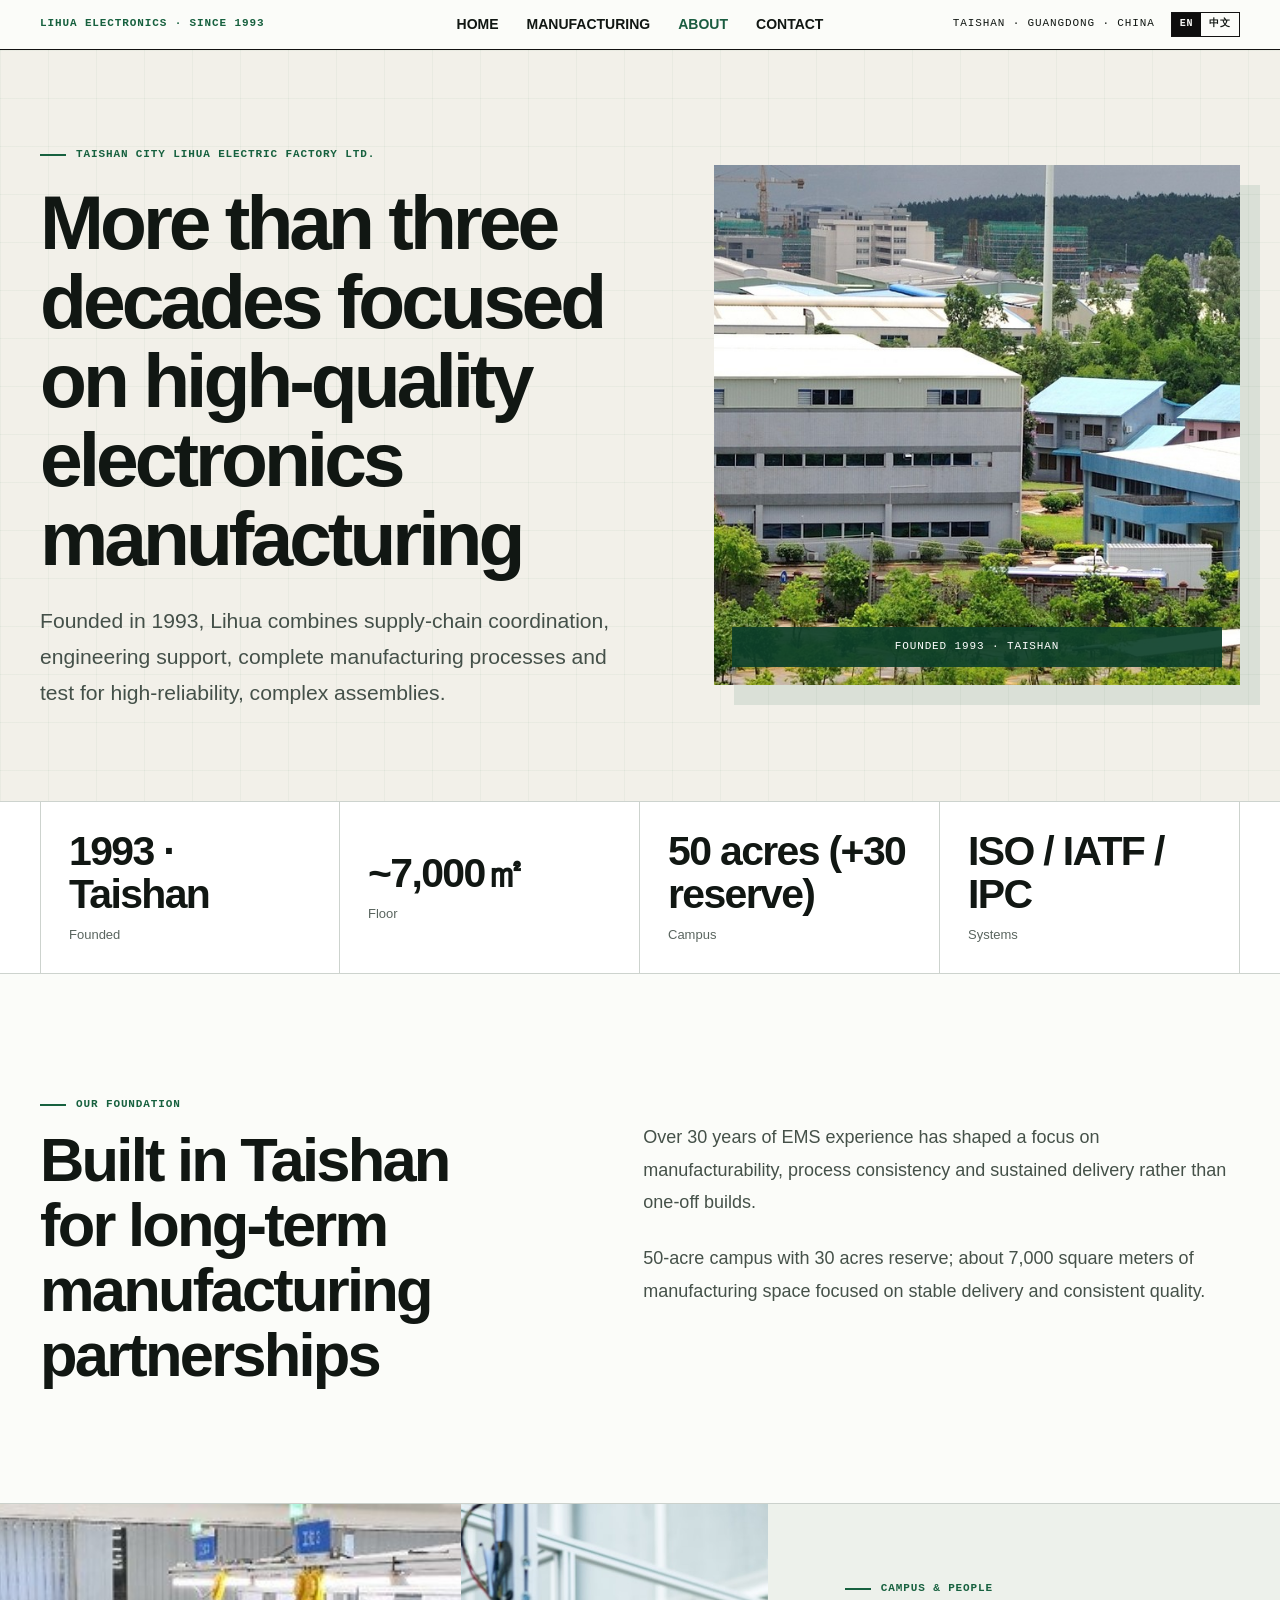
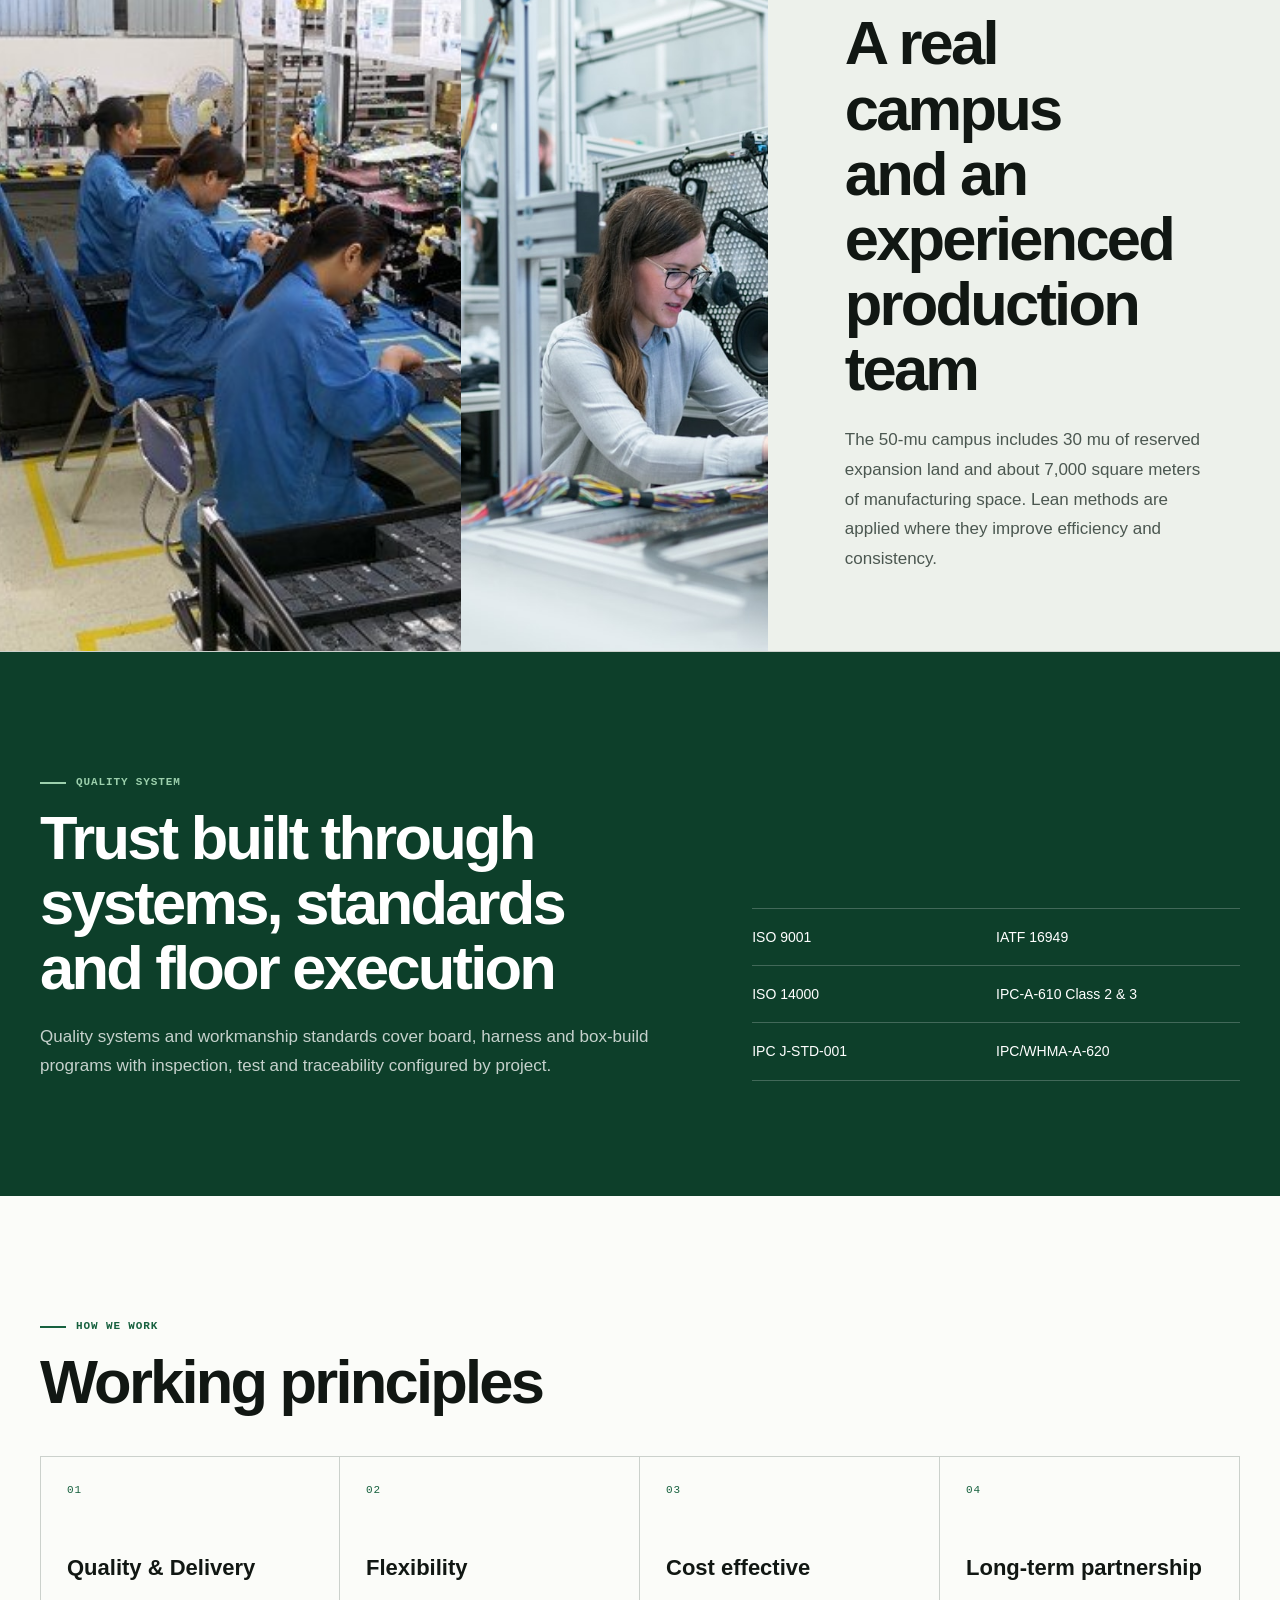
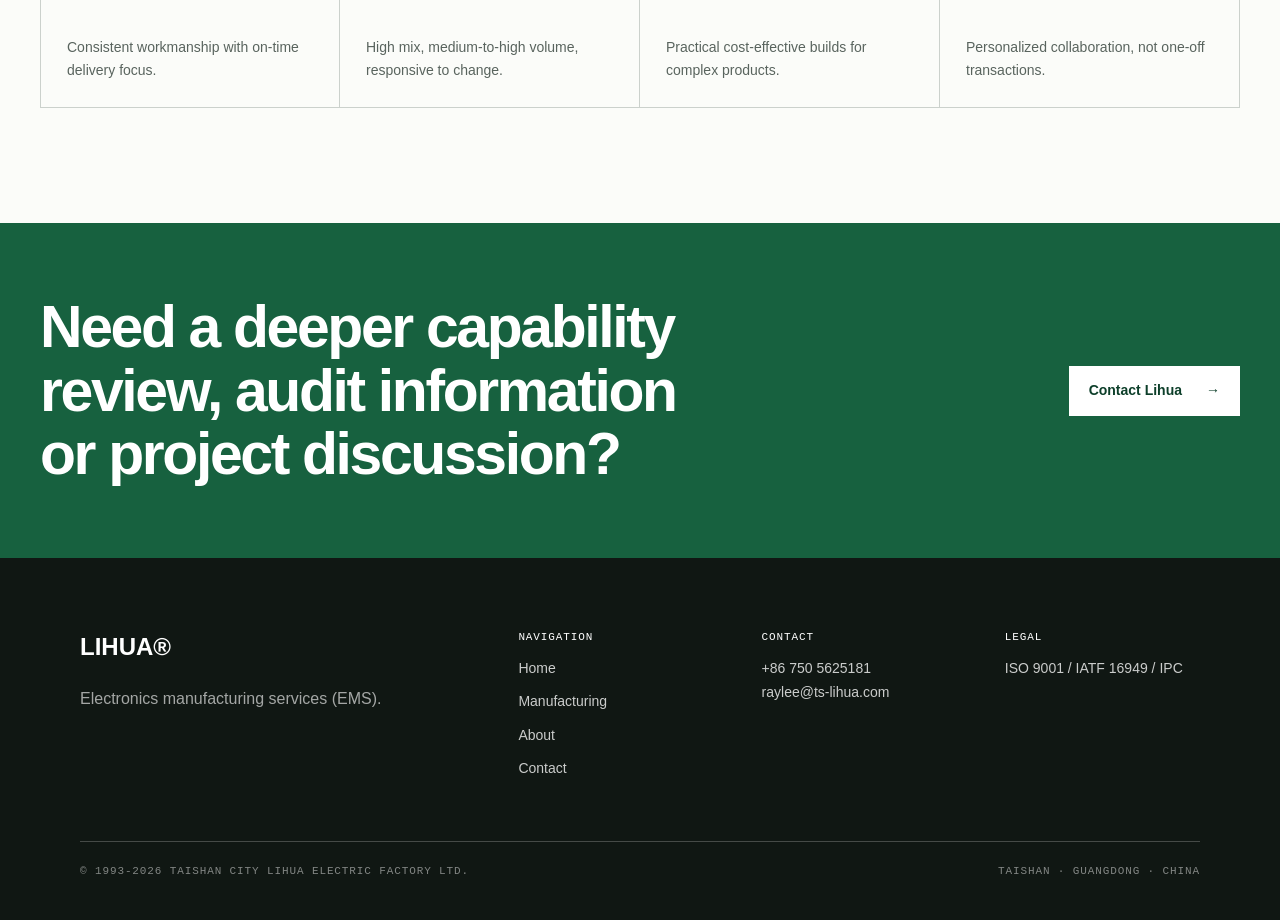
<file: en/about.html>
<!doctype html>
<html lang="en">
<head>
  <meta charset="utf-8" />
  <meta name="viewport" content="width=device-width, initial-scale=1" />
  <title>About | LIHUA ELECTRONICS</title>
  <meta name="description" content="Learn about Lihua's EMS experience since 1993, Taishan campus, quality systems and working principles." />
  <link rel="stylesheet" href="../css/site.css?v=20260715-2" />
</head>
<body class="inner-page about-page">
<a class="skip-link" href="#main-content">Skip to content</a>

<nav class="site-nav">
  <div class="mono nav-status"><span class="nav-brand">LIHUA</span><span class="nav-context"> ELECTRONICS · SINCE 1993</span></div>
  <div class="nav-links">
    <a href="./">Home</a><a href="./manufacturing.html">Manufacturing</a><a href="./about.html" aria-current="page">About</a><a href="./contact.html">Contact</a>
  </div>
  <div class="nav-end">
    <div class="mono">TAISHAN · GUANGDONG · CHINA</div>
    <div class="lang-switch">
      <a href="./about.html" aria-current="true" data-set-lang="en">EN</a>
      <a href="../zh/about.html" data-set-lang="zh">中文</a>
    </div>
  </div>
</nav>


<main id="main-content" class="inner-main">
  <section class="inner-hero about-hero"><div class="container inner-hero-grid"><div class="inner-hero-copy"><span class="eyebrow mono">TAISHAN CITY LIHUA ELECTRIC FACTORY LTD.</span><h1>More than three decades focused on high-quality electronics manufacturing</h1><p>Founded in 1993, Lihua combines supply-chain coordination, engineering support, complete manufacturing processes and test for high-reliability, complex assemblies.</p></div><div class="inner-hero-photo"><img src="../assets/plant.jpg" alt="Lihua campus" fetchpriority="high" decoding="async" /><span class="photo-label mono">FOUNDED 1993 · TAISHAN</span></div></div></section>

  <section class="inner-proof"><div class="container inner-stats"><div class="inner-stat"><strong>1993 · Taishan</strong><span>Founded</span></div><div class="inner-stat"><strong>~7,000㎡</strong><span>Floor</span></div><div class="inner-stat"><strong>50 acres (+30 reserve)</strong><span>Campus</span></div><div class="inner-stat"><strong>ISO / IATF / IPC</strong><span>Systems</span></div></div></section>

  <section class="inner-section about-story"><div class="container about-story-grid"><div><span class="eyebrow mono">OUR FOUNDATION</span><h2>Built in Taishan for long-term manufacturing partnerships</h2></div><div><p>Over 30 years of EMS experience has shaped a focus on manufacturability, process consistency and sustained delivery rather than one-off builds.</p><p>50-acre campus with 30 acres reserve; about 7,000 square meters of manufacturing space focused on stable delivery and consistent quality.</p></div></div></section>

  <section class="about-campus"><div class="about-campus-gallery"><img src="../assets/lean.jpg" alt="Lihua production floor" loading="lazy" decoding="async" /><img src="../assets/assembly.jpg" alt="Lihua assembly line" loading="lazy" decoding="async" /></div><div class="about-campus-copy"><span class="eyebrow mono">CAMPUS & PEOPLE</span><h2>A real campus and an experienced production team</h2><p>The 50-mu campus includes 30 mu of reserved expansion land and about 7,000 square meters of manufacturing space. Lean methods are applied where they improve efficiency and consistency.</p></div></section>

  <section class="about-quality"><div class="container about-quality-grid"><div><span class="eyebrow mono">QUALITY SYSTEM</span><h2>Trust built through systems, standards and floor execution</h2><p>Quality systems and workmanship standards cover board, harness and box-build programs with inspection, test and traceability configured by project.</p></div><ul><li>ISO 9001</li><li>IATF 16949</li><li>ISO 14000</li><li>IPC-A-610 Class 2 &amp; 3</li><li>IPC J-STD-001</li><li>IPC/WHMA-A-620</li></ul></div></section>

  <section class="inner-section about-values"><div class="container"><div class="inner-section-head"><span class="eyebrow mono">HOW WE WORK</span><h2>Working principles</h2></div><div class="about-values-grid"><article class="about-value"><span class="mono">01</span><h3>Quality & Delivery</h3><p>Consistent workmanship with on-time delivery focus.</p></article><article class="about-value"><span class="mono">02</span><h3>Flexibility</h3><p>High mix, medium-to-high volume, responsive to change.</p></article><article class="about-value"><span class="mono">03</span><h3>Cost effective</h3><p>Practical cost-effective builds for complex products.</p></article><article class="about-value"><span class="mono">04</span><h3>Long-term partnership</h3><p>Personalized collaboration, not one-off transactions.</p></article></div></div></section>

  <section class="inner-final-cta"><div class="container inner-final-cta-grid"><h2>Need a deeper capability review, audit information or project discussion?</h2><a class="button button-light" href="./contact.html">Contact Lihua<span aria-hidden="true">→</span></a></div></section>
</main>


<footer class="site-footer">
  <div class="container">
    <div class="footer-grid">
      <div class="footer-brand-block">
        <div class="footer-logo">LIHUA®</div>
        <p class="footer-summary">Electronics manufacturing services (EMS).</p>
      </div>
      <div class="footer-nav-block">
        <span class="mono col-title">NAVIGATION</span>
        <nav class="footer-links" aria-label="Footer"><a href="./">Home</a><a href="./manufacturing.html">Manufacturing</a><a href="./about.html">About</a><a href="./contact.html">Contact</a></nav>
      </div>
      <div class="footer-contact-block">
        <span class="mono col-title">CONTACT</span>
        <p><a href="tel:+867505625181">+86 750 5625181</a><br><a href="mailto:raylee@ts-lihua.com">raylee@ts-lihua.com</a></p>
      </div>
      <div class="footer-legal-block">
        <span class="mono col-title">LEGAL</span>
        <p>ISO 9001 / IATF 16949 / IPC</p>
      </div>
    </div>
    <div class="footer-bottom"><span class="mono">© 1993-2026 Taishan City Lihua Electric Factory Ltd.</span><span class="mono">TAISHAN · GUANGDONG · CHINA</span></div>
  </div>
</footer>

<script src="../js/site.js"></script>
</body>
</html>
</file>
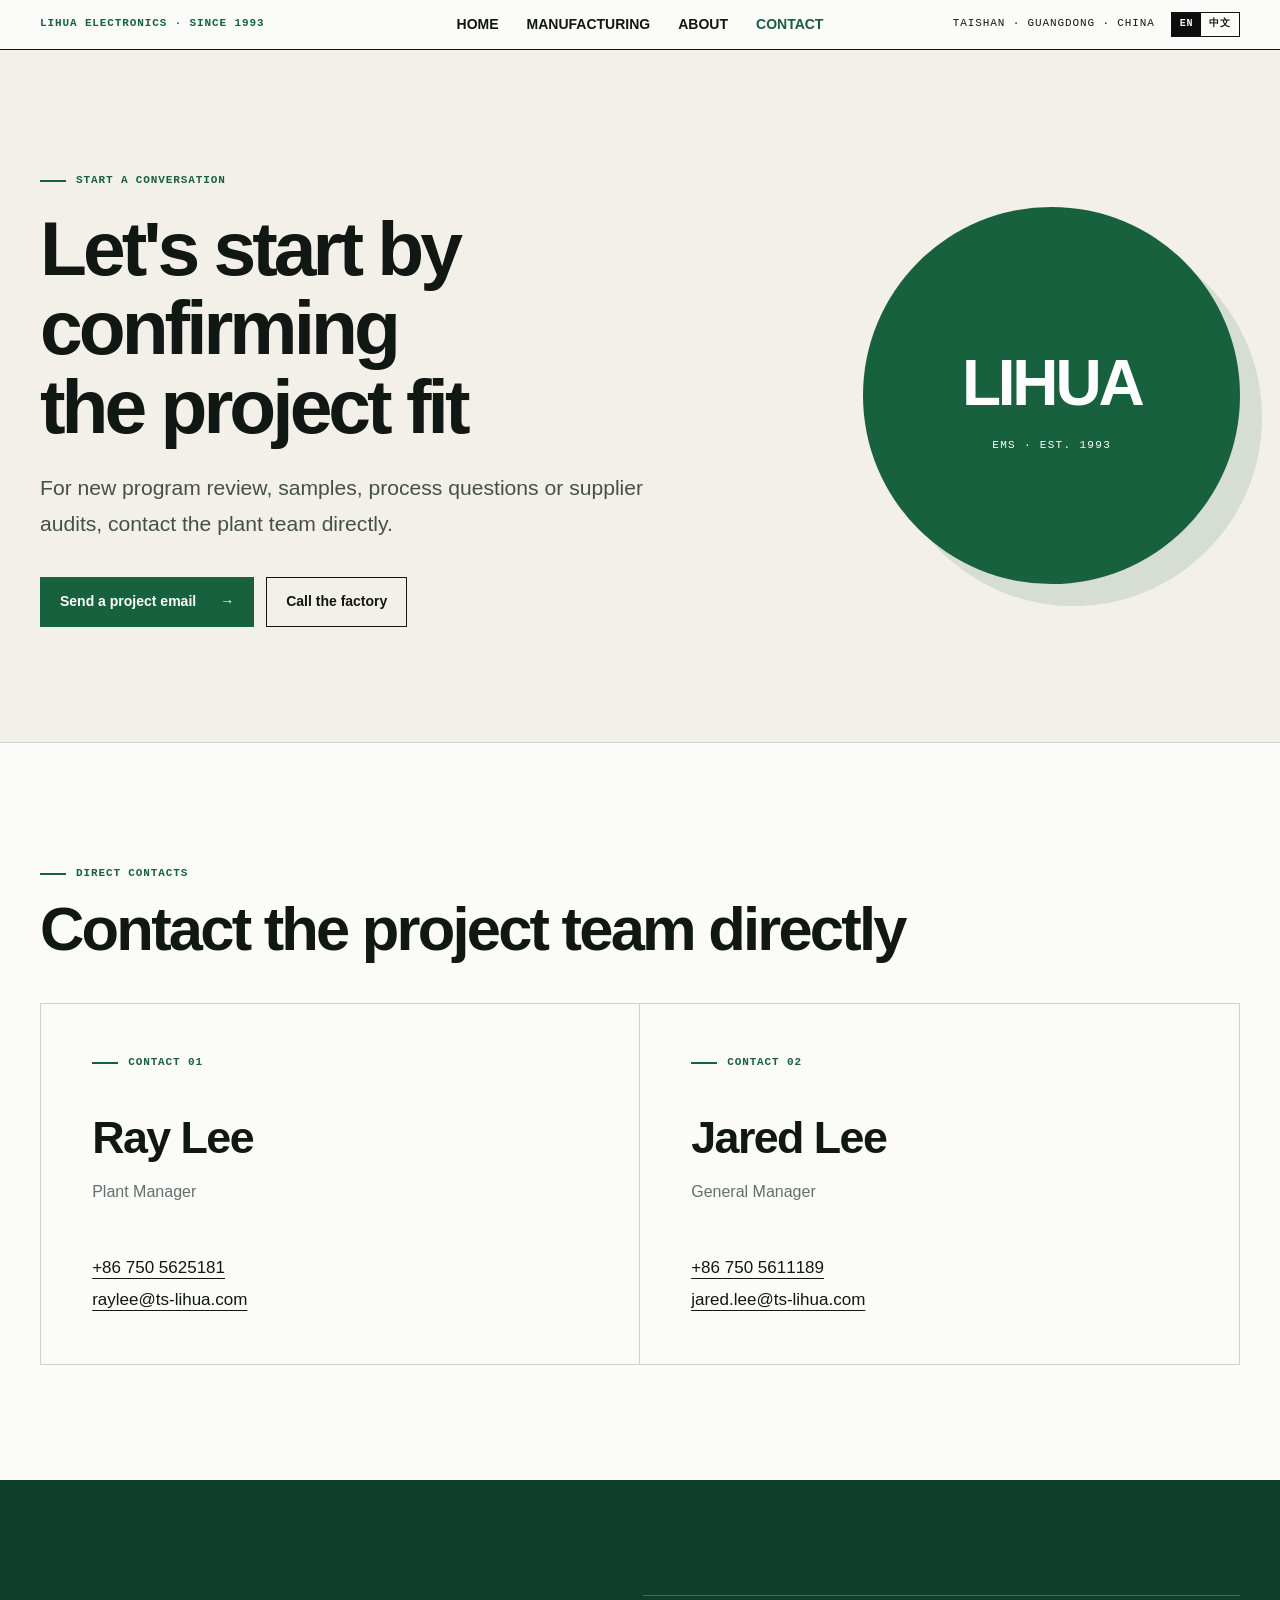
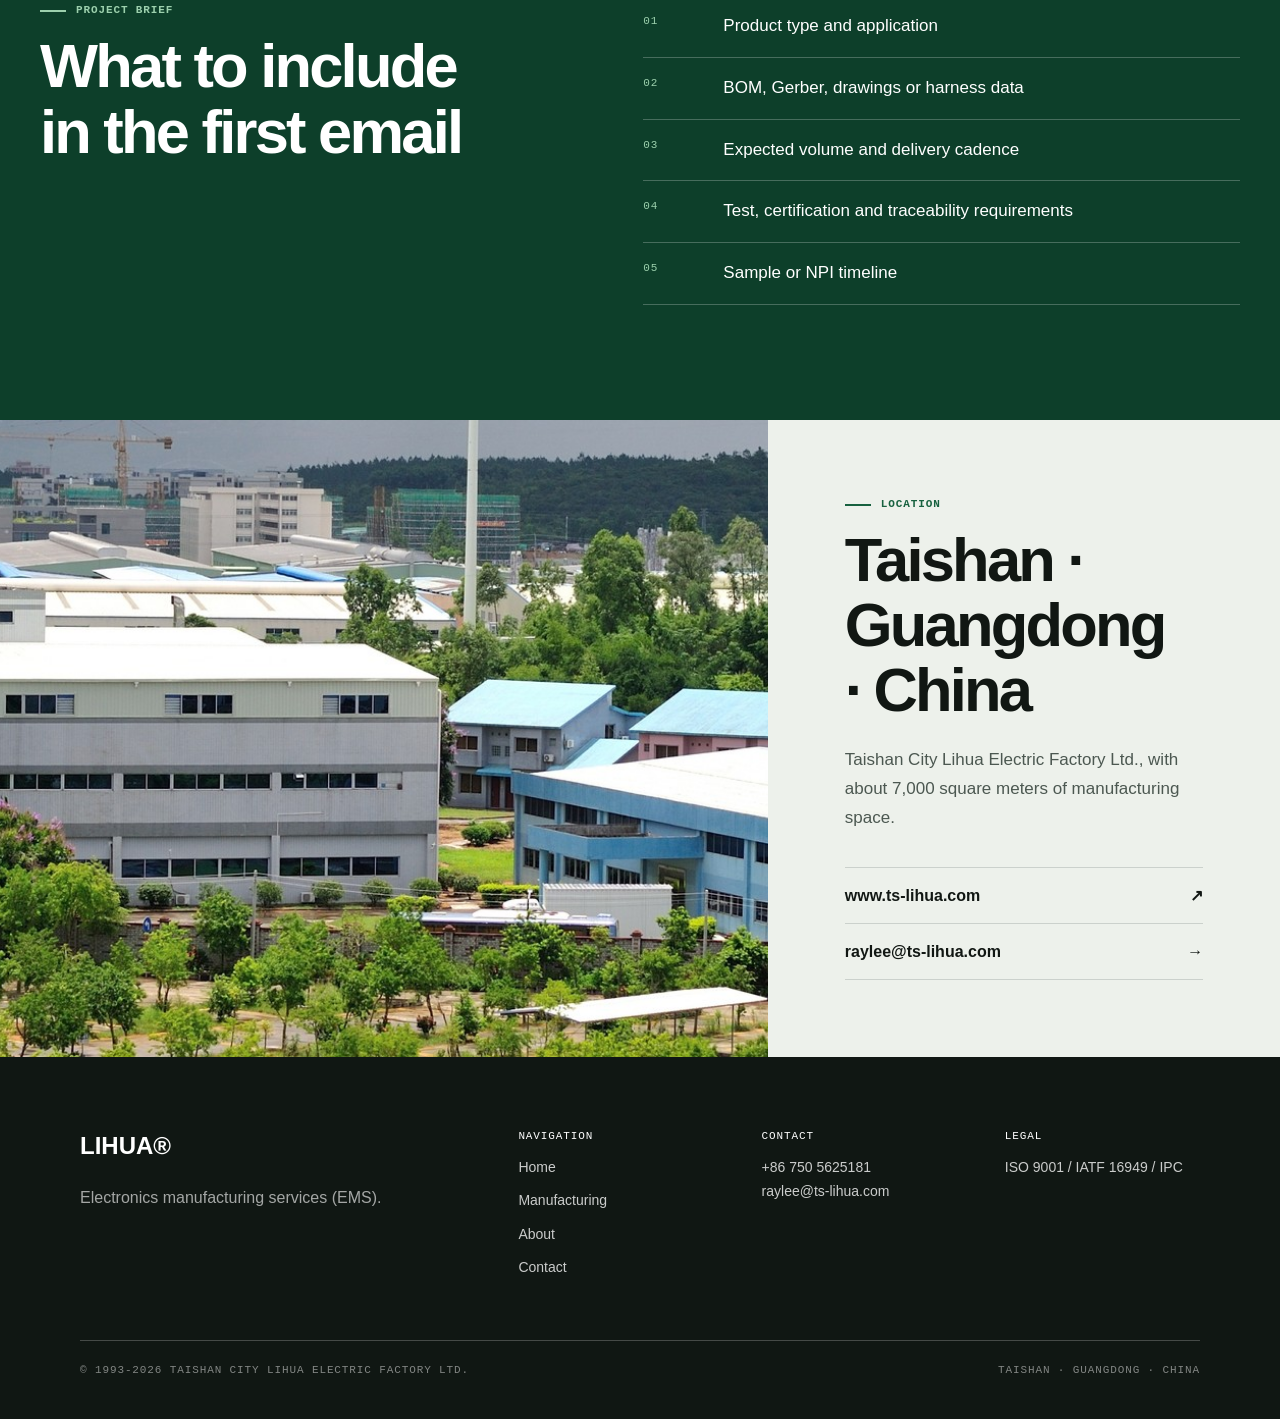
<file: en/contact.html>
<!doctype html>
<html lang="en">
<head>
  <meta charset="utf-8" />
  <meta name="viewport" content="width=device-width, initial-scale=1" />
  <title>Contact | LIHUA ELECTRONICS</title>
  <meta name="description" content="Contact Lihua's plant team about PCBA, harness, box-build, samples and supplier audit requirements." />
  <link rel="stylesheet" href="../css/site.css?v=20260715-2" />
</head>
<body class="inner-page contact-page">
<a class="skip-link" href="#main-content">Skip to content</a>

<nav class="site-nav">
  <div class="mono nav-status"><span class="nav-brand">LIHUA</span><span class="nav-context"> ELECTRONICS · SINCE 1993</span></div>
  <div class="nav-links">
    <a href="./">Home</a><a href="./manufacturing.html">Manufacturing</a><a href="./about.html">About</a><a href="./contact.html" aria-current="page">Contact</a>
  </div>
  <div class="nav-end">
    <div class="mono">TAISHAN · GUANGDONG · CHINA</div>
    <div class="lang-switch">
      <a href="./contact.html" aria-current="true" data-set-lang="en">EN</a>
      <a href="../zh/contact.html" data-set-lang="zh">中文</a>
    </div>
  </div>
</nav>


<main id="main-content" class="inner-main">
  <section class="contact-hero"><div class="container contact-hero-grid"><div><span class="eyebrow mono">START A CONVERSATION</span><h1>Let's start by confirming the project fit</h1><p>For new program review, samples, process questions or supplier audits, contact the plant team directly.</p><div class="home-actions"><a class="button button-primary" href="mailto:raylee@ts-lihua.com">Send a project email<span aria-hidden="true">→</span></a><a class="button button-secondary" href="tel:+867505625181">Call the factory</a></div></div><div class="contact-hero-mark"><strong>LIHUA</strong><span>EMS · EST. 1993</span></div></div></section>

  <section class="inner-section contact-people-section"><div class="container"><div class="inner-section-head"><span class="eyebrow mono">DIRECT CONTACTS</span><h2>Contact the project team directly</h2></div><div class="contact-people-grid"><article class="contact-person"><span class="eyebrow mono">CONTACT 01</span><h2>Ray Lee</h2><p class="contact-role">Plant Manager</p><div class="contact-person-links"><span><a href="tel:+867505625181">+86 750 5625181</a></span><span><a href="mailto:raylee@ts-lihua.com">raylee@ts-lihua.com</a></span></div></article><article class="contact-person"><span class="eyebrow mono">CONTACT 02</span><h2>Jared Lee</h2><p class="contact-role">General Manager</p><div class="contact-person-links"><span><a href="tel:+867505611189">+86 750 5611189</a></span><span><a href="mailto:jared.lee@ts-lihua.com">jared.lee@ts-lihua.com</a></span></div></article></div></div></section>

  <section class="contact-brief"><div class="container contact-brief-grid"><div><span class="eyebrow mono">PROJECT BRIEF</span><h2>What to include in the first email</h2></div><ol><li><span class="mono">01</span>Product type and application</li><li><span class="mono">02</span>BOM, Gerber, drawings or harness data</li><li><span class="mono">03</span>Expected volume and delivery cadence</li><li><span class="mono">04</span>Test, certification and traceability requirements</li><li><span class="mono">05</span>Sample or NPI timeline</li></ol></div></section>

  <section class="contact-location"><div class="contact-location-photo"><img src="../assets/plant.jpg" alt="Lihua campus" loading="lazy" decoding="async" /></div><div class="contact-location-copy"><span class="eyebrow mono">LOCATION</span><h2>Taishan · Guangdong · China</h2><p>Taishan City Lihua Electric Factory Ltd., with about 7,000 square meters of manufacturing space.</p><div class="contact-location-links"><a href="https://www.ts-lihua.com">www.ts-lihua.com<span aria-hidden="true">↗</span></a><a href="mailto:raylee@ts-lihua.com">raylee@ts-lihua.com<span aria-hidden="true">→</span></a></div></div></section>
</main>


<footer class="site-footer">
  <div class="container">
    <div class="footer-grid">
      <div class="footer-brand-block">
        <div class="footer-logo">LIHUA®</div>
        <p class="footer-summary">Electronics manufacturing services (EMS).</p>
      </div>
      <div class="footer-nav-block">
        <span class="mono col-title">NAVIGATION</span>
        <nav class="footer-links" aria-label="Footer"><a href="./">Home</a><a href="./manufacturing.html">Manufacturing</a><a href="./about.html">About</a><a href="./contact.html">Contact</a></nav>
      </div>
      <div class="footer-contact-block">
        <span class="mono col-title">CONTACT</span>
        <p><a href="tel:+867505625181">+86 750 5625181</a><br><a href="mailto:raylee@ts-lihua.com">raylee@ts-lihua.com</a></p>
      </div>
      <div class="footer-legal-block">
        <span class="mono col-title">LEGAL</span>
        <p>ISO 9001 / IATF 16949 / IPC</p>
      </div>
    </div>
    <div class="footer-bottom"><span class="mono">© 1993-2026 Taishan City Lihua Electric Factory Ltd.</span><span class="mono">TAISHAN · GUANGDONG · CHINA</span></div>
  </div>
</footer>

<script src="../js/site.js"></script>
</body>
</html>
</file>
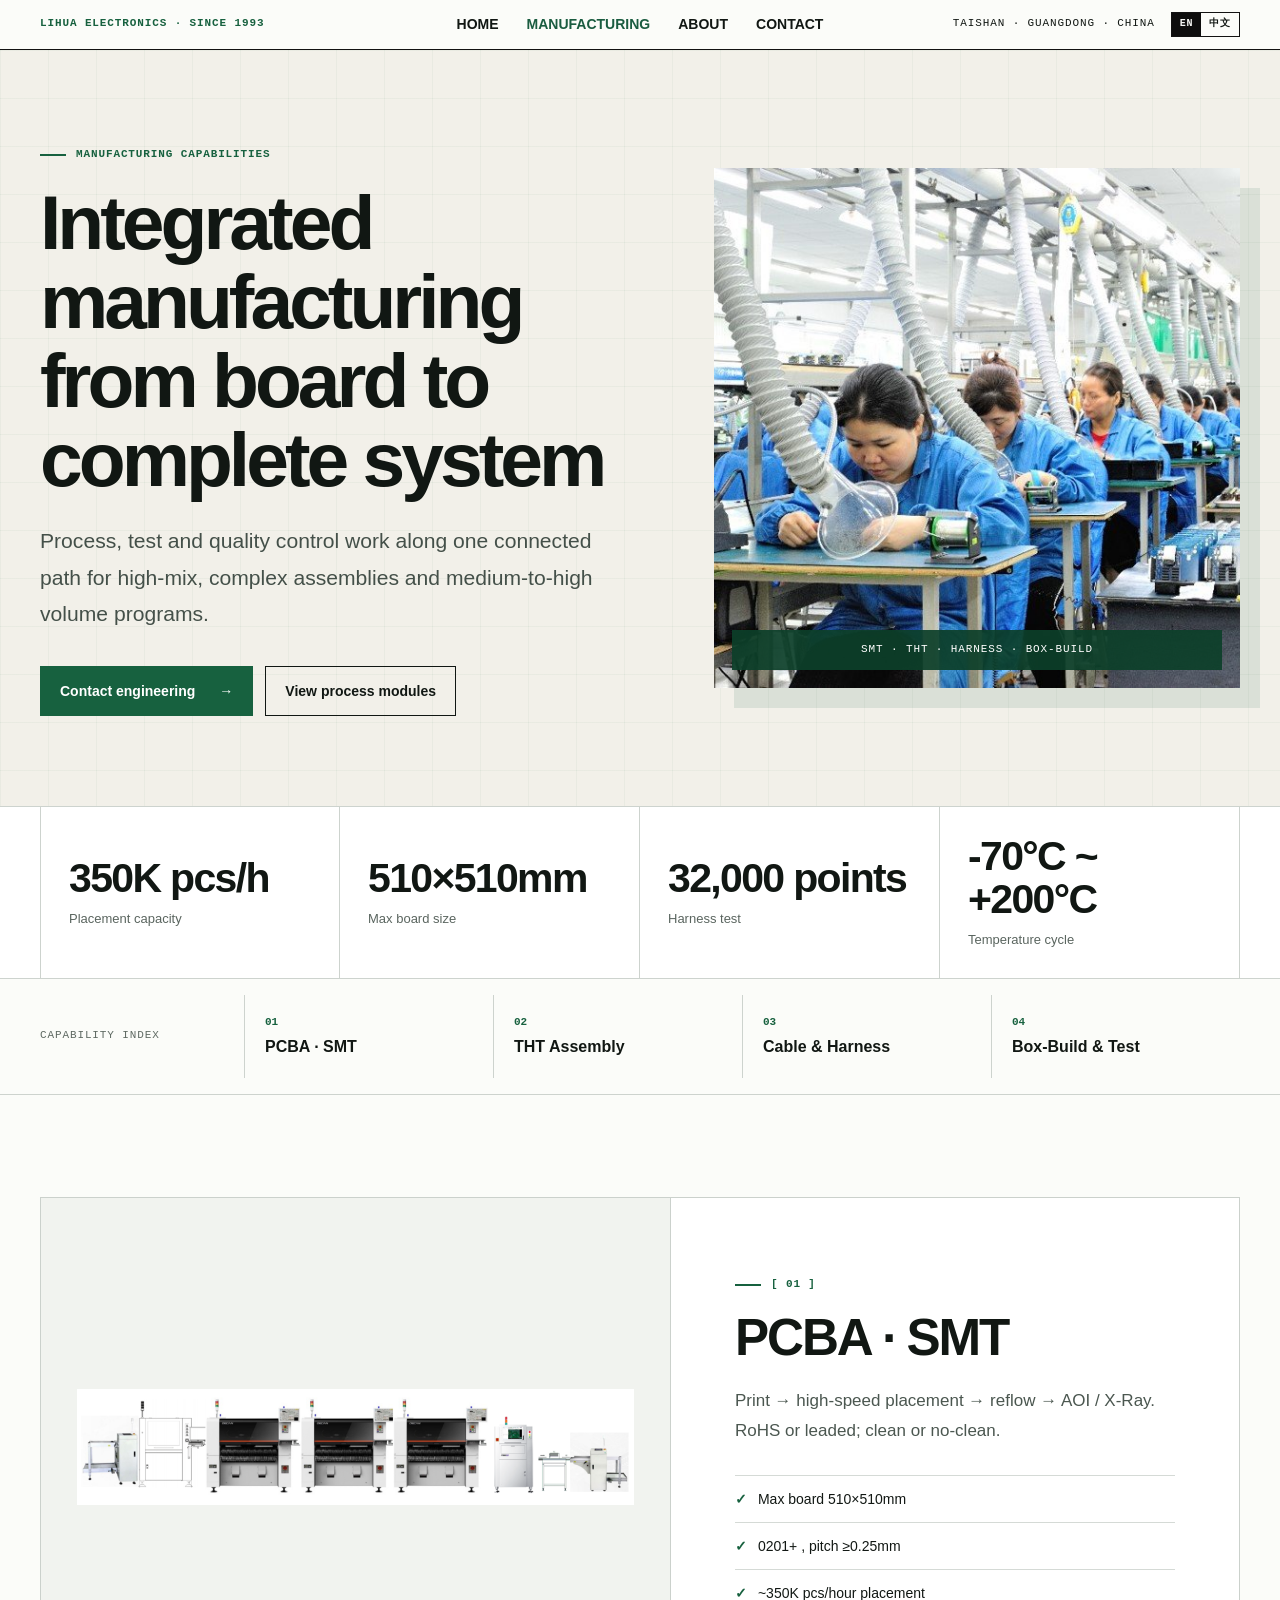
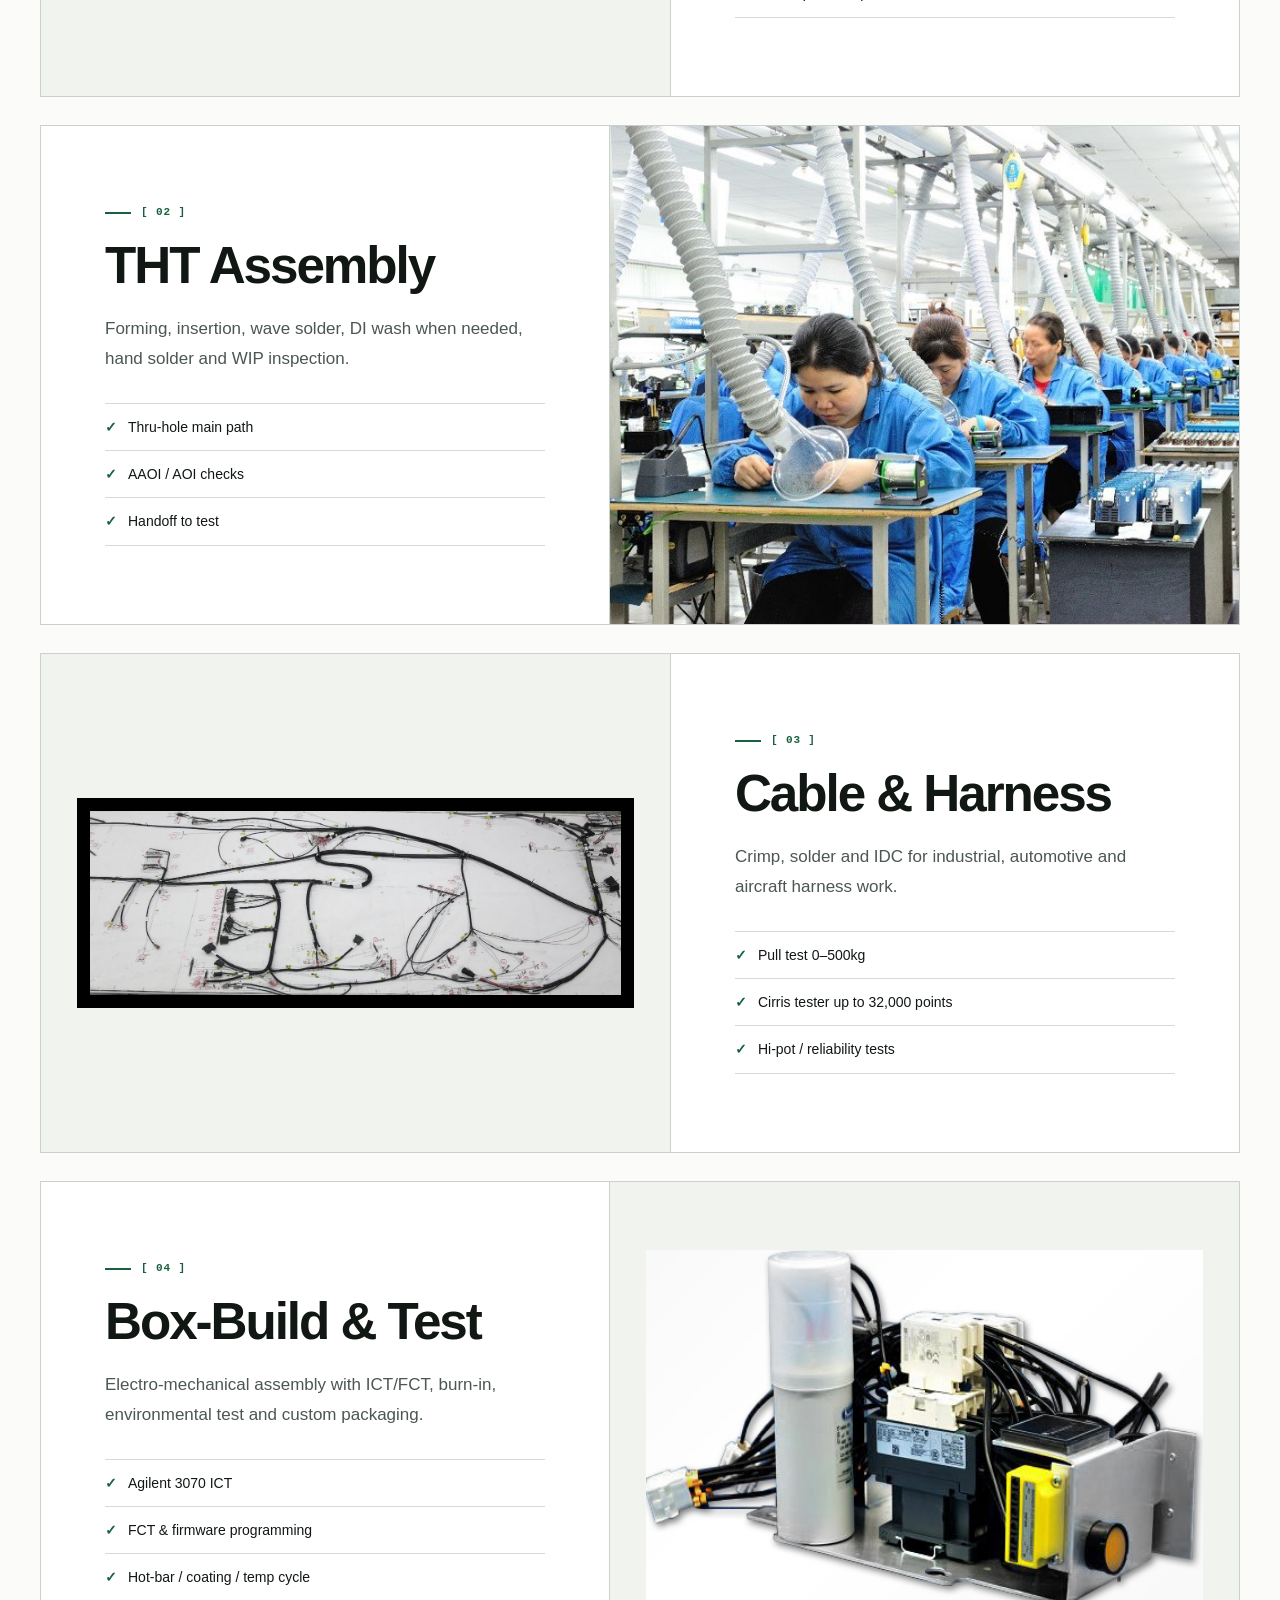
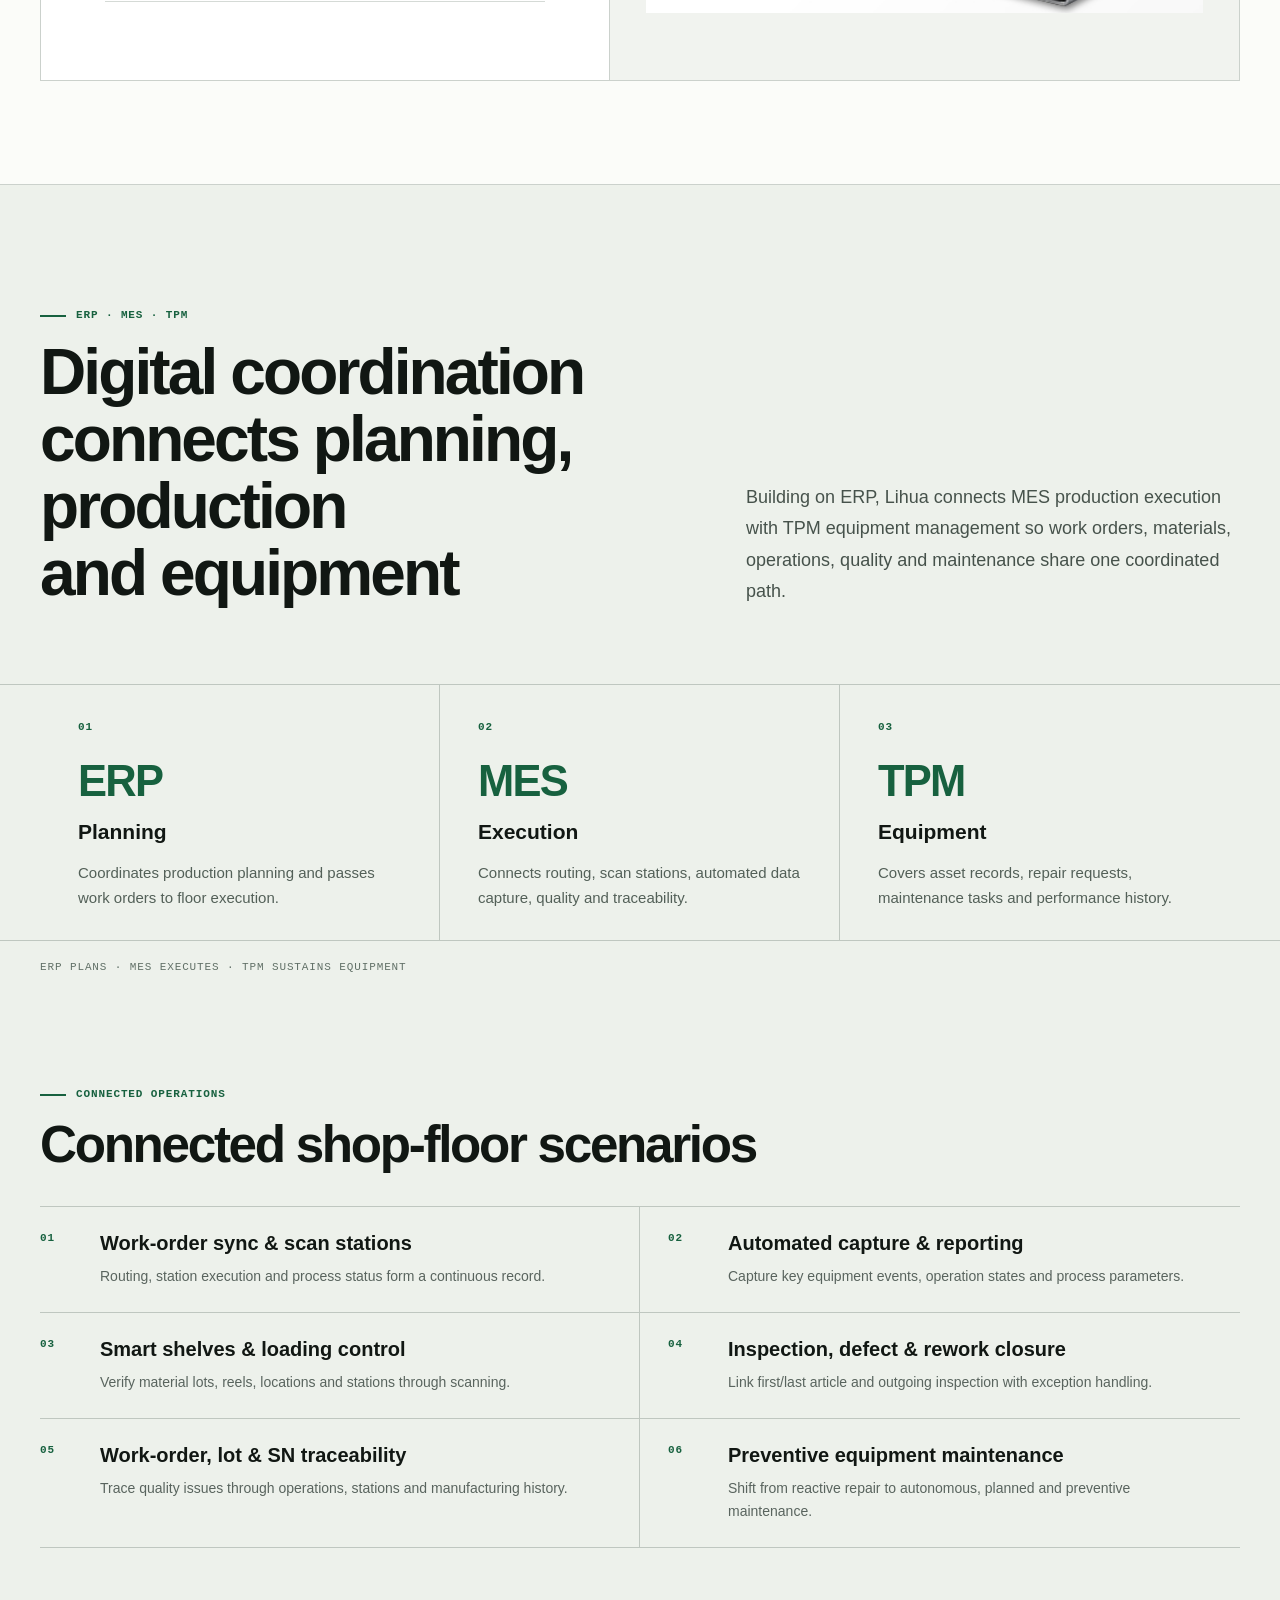
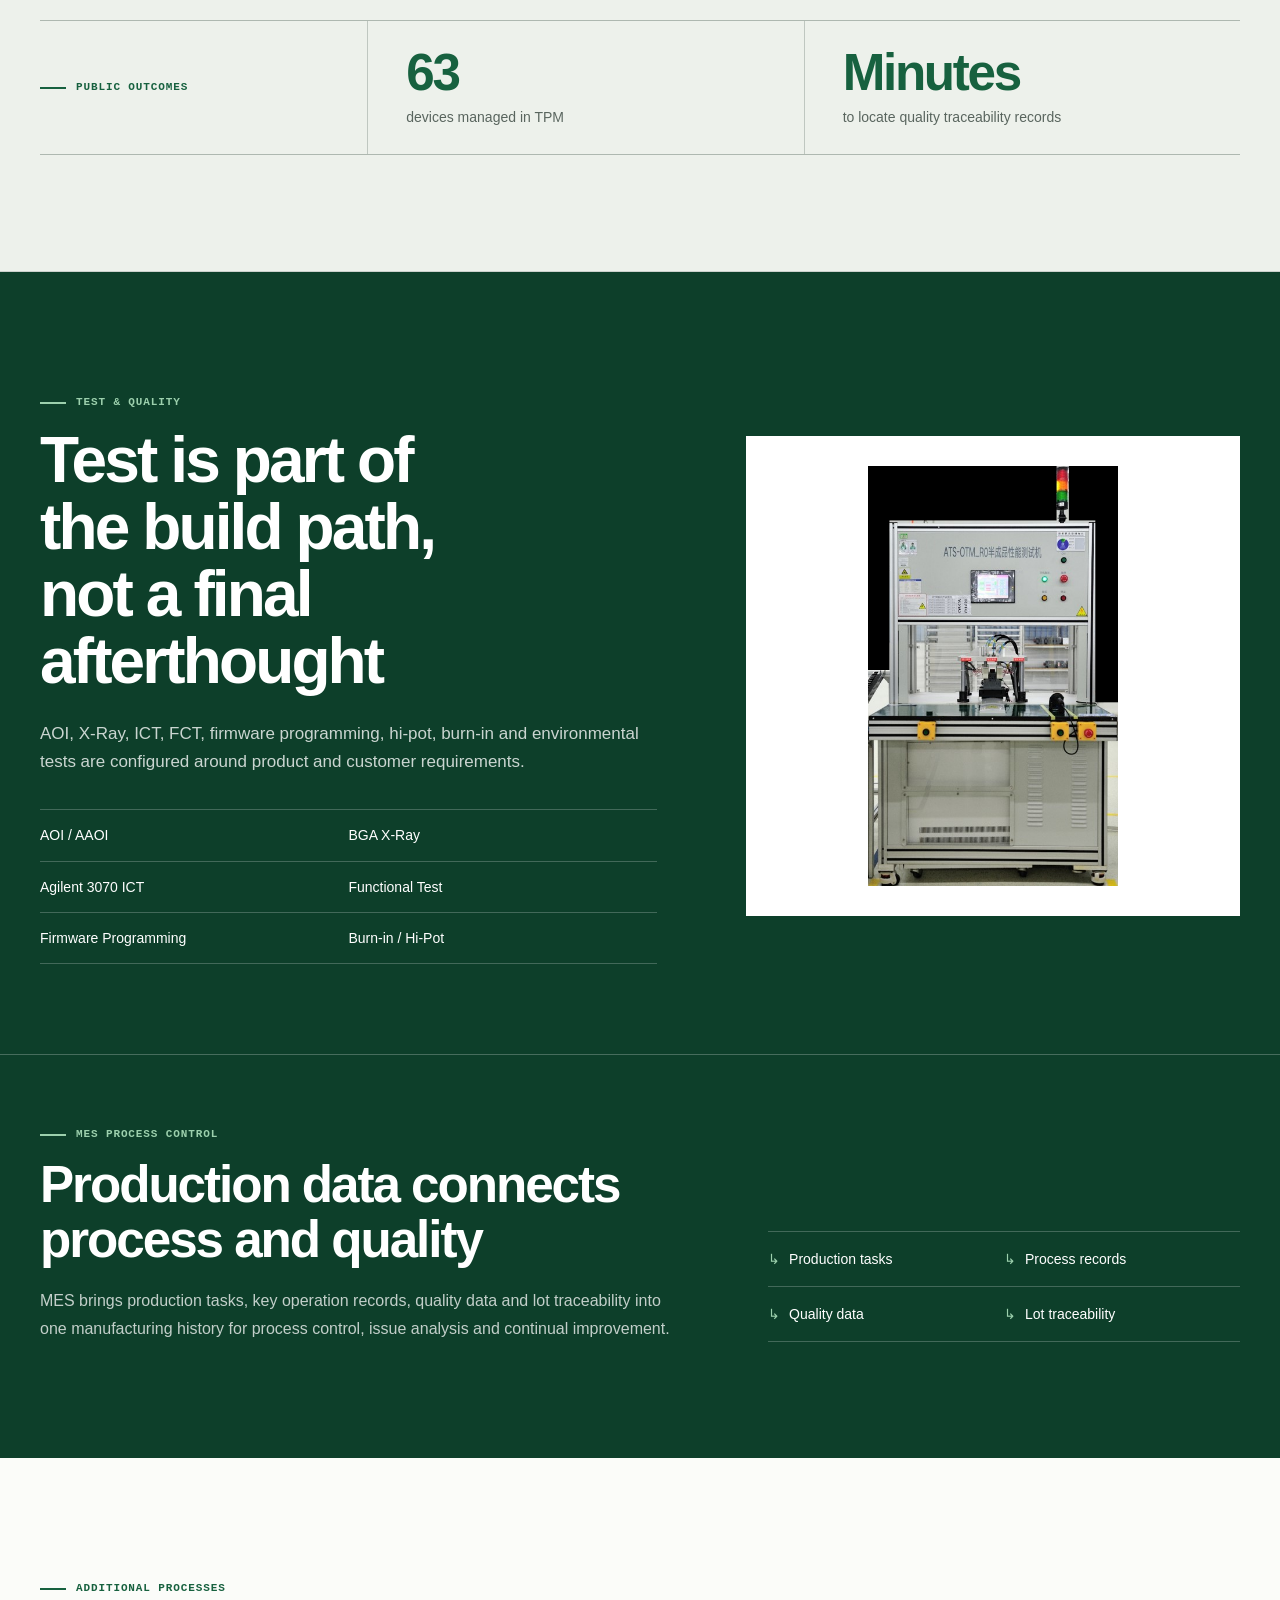
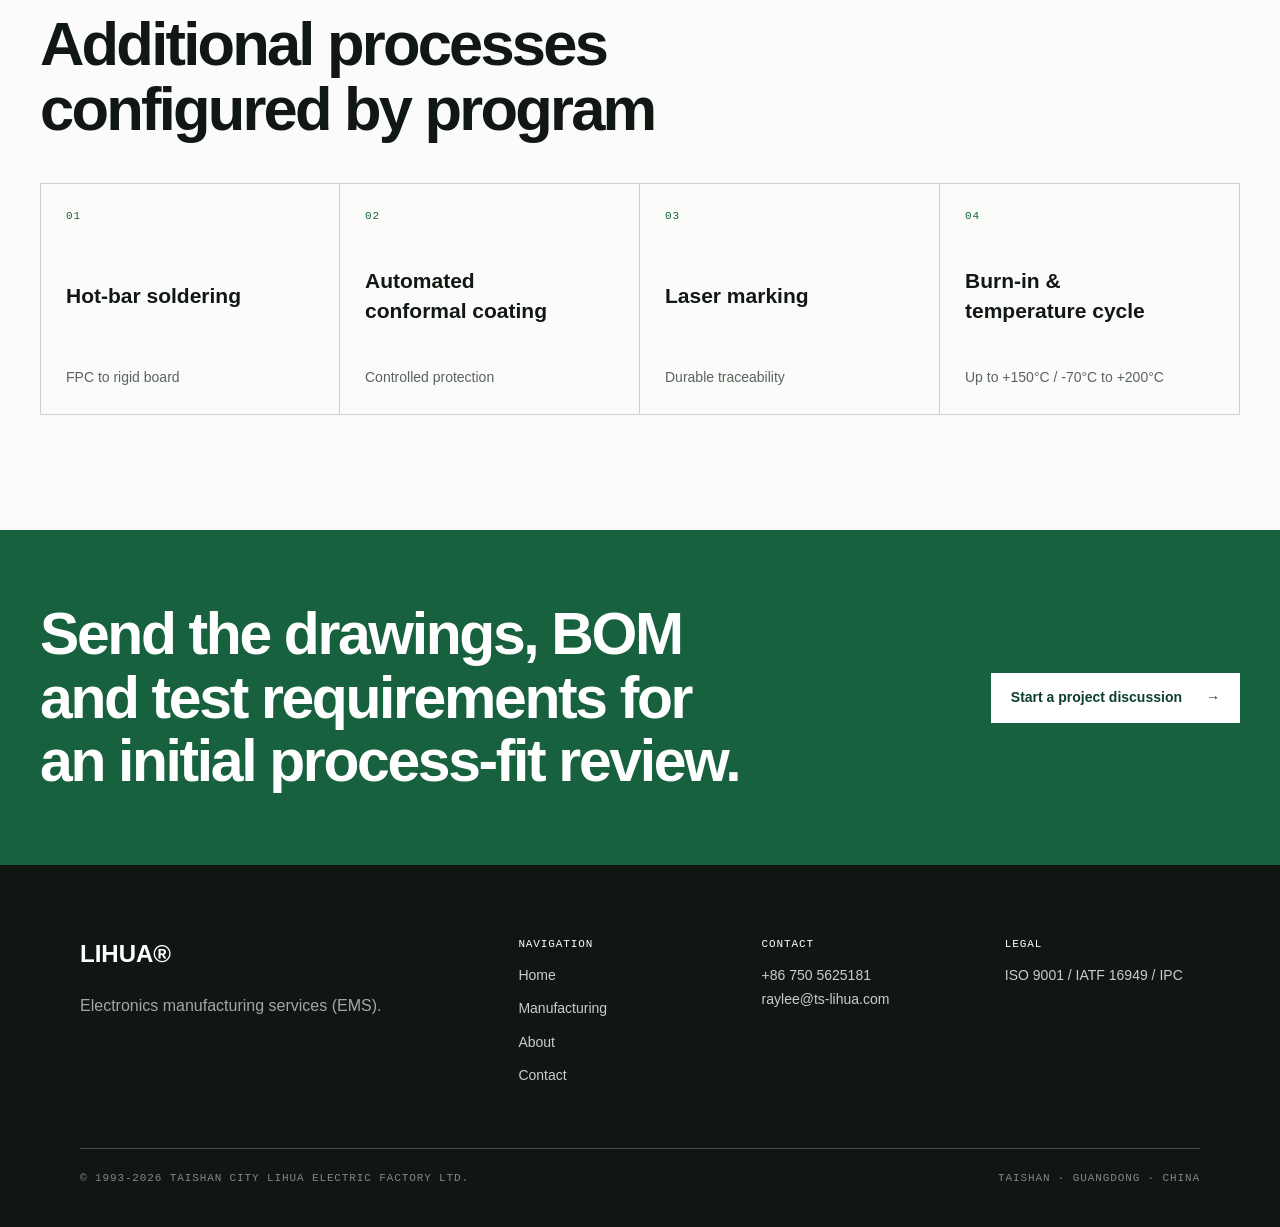
<file: en/manufacturing.html>
<!doctype html>
<html lang="en">
<head>
  <meta charset="utf-8" />
  <meta name="viewport" content="width=device-width, initial-scale=1" />
  <title>Manufacturing | LIHUA ELECTRONICS</title>
  <meta name="description" content="Lihua provides SMT, THT assembly, custom harness, box-build and ICT/FCT testing services." />
  <link rel="stylesheet" href="../css/site.css?v=20260715-2" />
</head>
<body class="inner-page manufacturing-page">
<a class="skip-link" href="#main-content">Skip to content</a>

<nav class="site-nav">
  <div class="mono nav-status"><span class="nav-brand">LIHUA</span><span class="nav-context"> ELECTRONICS · SINCE 1993</span></div>
  <div class="nav-links">
    <a href="./">Home</a><a href="./manufacturing.html" aria-current="page">Manufacturing</a><a href="./about.html">About</a><a href="./contact.html">Contact</a>
  </div>
  <div class="nav-end">
    <div class="mono">TAISHAN · GUANGDONG · CHINA</div>
    <div class="lang-switch">
      <a href="./manufacturing.html" aria-current="true" data-set-lang="en">EN</a>
      <a href="../zh/manufacturing.html" data-set-lang="zh">中文</a>
    </div>
  </div>
</nav>


<main id="main-content" class="inner-main">
  <section class="inner-hero manufacturing-hero">
    <div class="container inner-hero-grid">
      <div class="inner-hero-copy">
        <span class="eyebrow mono">MANUFACTURING CAPABILITIES</span>
        <h1>Integrated manufacturing from board to complete system</h1>
        <p>Process, test and quality control work along one connected path for high-mix, complex assemblies and medium-to-high volume programs.</p>
        <div class="home-actions">
          <a class="button button-primary" href="./contact.html">Contact engineering<span aria-hidden="true">→</span></a>
          <a class="button button-secondary" href="#process-1">View process modules</a>
        </div>
      </div>
      <div class="inner-hero-photo"><img src="../assets/tht-line.jpg" alt="Assembly process" fetchpriority="high" decoding="async" /><span class="photo-label mono">SMT · THT · HARNESS · BOX-BUILD</span></div>
    </div>
  </section>

  <section class="inner-proof"><div class="container inner-stats"><div class="inner-stat"><strong>350K pcs/h</strong><span>Placement capacity</span></div><div class="inner-stat"><strong>510×510mm</strong><span>Max board size</span></div><div class="inner-stat"><strong>32,000 points</strong><span>Harness test</span></div><div class="inner-stat"><strong>-70°C ~ +200°C</strong><span>Temperature cycle</span></div></div></section>

  <nav class="capability-index container" aria-label="Capability index"><span class="mono">Capability index</span><div><a href="#process-1"><span>01</span>PCBA · SMT</a><a href="#process-2"><span>02</span>THT Assembly</a><a href="#process-3"><span>03</span>Cable & Harness</a><a href="#process-4"><span>04</span>Box-Build & Test</a></div></nav>

  <div class="container manufacturing-modules"><section class="manufacturing-module" id="process-1"><div class="manufacturing-module-photo"><img src="../assets/smt-line-single.png" alt="PCBA · SMT" loading="lazy" decoding="async" /></div><div class="manufacturing-module-copy"><span class="eyebrow mono">[ 01 ]</span><h2>PCBA · SMT</h2><p class="module-desc">Print → high-speed placement → reflow → AOI / X-Ray. RoHS or leaded; clean or no-clean.</p><ul class="module-facts"><li>Max board 510×510mm</li><li>0201+ , pitch ≥0.25mm</li><li>~350K pcs/hour placement</li></ul></div></section><section class="manufacturing-module reverse" id="process-2"><div class="manufacturing-module-photo"><img src="../assets/tht-line.jpg" alt="THT Assembly" loading="lazy" decoding="async" /></div><div class="manufacturing-module-copy"><span class="eyebrow mono">[ 02 ]</span><h2>THT Assembly</h2><p class="module-desc">Forming, insertion, wave solder, DI wash when needed, hand solder and WIP inspection.</p><ul class="module-facts"><li>Thru-hole main path</li><li>AAOI / AOI checks</li><li>Handoff to test</li></ul></div></section><section class="manufacturing-module" id="process-3"><div class="manufacturing-module-photo"><img src="../assets/harness.png" alt="Cable & Harness" loading="lazy" decoding="async" /></div><div class="manufacturing-module-copy"><span class="eyebrow mono">[ 03 ]</span><h2>Cable & Harness</h2><p class="module-desc">Crimp, solder and IDC for industrial, automotive and aircraft harness work.</p><ul class="module-facts"><li>Pull test 0–500kg</li><li>Cirris tester up to 32,000 points</li><li>Hi-pot / reliability tests</li></ul></div></section><section class="manufacturing-module reverse" id="process-4"><div class="manufacturing-module-photo"><img src="../assets/box-build.png" alt="Box-Build & Test" loading="lazy" decoding="async" /></div><div class="manufacturing-module-copy"><span class="eyebrow mono">[ 04 ]</span><h2>Box-Build & Test</h2><p class="module-desc">Electro-mechanical assembly with ICT/FCT, burn-in, environmental test and custom packaging.</p><ul class="module-facts"><li>Agilent 3070 ICT</li><li>FCT & firmware programming</li><li>Hot-bar / coating / temp cycle</li></ul></div></section></div>

  <section class="digital-manufacturing">
    <div class="container digital-intro">
      <div><span class="eyebrow mono">ERP · MES · TPM</span><h2>Digital coordination connects planning, production and equipment</h2></div>
      <p>Building on ERP, Lihua connects MES production execution with TPM equipment management so work orders, materials, operations, quality and maintenance share one coordinated path.</p>
    </div>
    <ol class="container digital-system-flow"><li class="digital-system"><span class="digital-system-no mono">01</span><strong>ERP</strong><h3>Planning</h3><p>Coordinates production planning and passes work orders to floor execution.</p></li><li class="digital-system"><span class="digital-system-no mono">02</span><strong>MES</strong><h3>Execution</h3><p>Connects routing, scan stations, automated data capture, quality and traceability.</p></li><li class="digital-system"><span class="digital-system-no mono">03</span><strong>TPM</strong><h3>Equipment</h3><p>Covers asset records, repair requests, maintenance tasks and performance history.</p></li></ol>
    <p class="container digital-note mono">ERP plans · MES executes · TPM sustains equipment</p>
    <div class="container digital-detail">
      <div class="digital-detail-head"><span class="eyebrow mono">CONNECTED OPERATIONS</span><h2>Connected shop-floor scenarios</h2></div>
      <ol class="digital-capabilities"><li class="digital-capability"><span class="mono">01</span><div><h3>Work-order sync & scan stations</h3><p>Routing, station execution and process status form a continuous record.</p></div></li><li class="digital-capability"><span class="mono">02</span><div><h3>Automated capture & reporting</h3><p>Capture key equipment events, operation states and process parameters.</p></div></li><li class="digital-capability"><span class="mono">03</span><div><h3>Smart shelves & loading control</h3><p>Verify material lots, reels, locations and stations through scanning.</p></div></li><li class="digital-capability"><span class="mono">04</span><div><h3>Inspection, defect & rework closure</h3><p>Link first/last article and outgoing inspection with exception handling.</p></div></li><li class="digital-capability"><span class="mono">05</span><div><h3>Work-order, lot & SN traceability</h3><p>Trace quality issues through operations, stations and manufacturing history.</p></div></li><li class="digital-capability"><span class="mono">06</span><div><h3>Preventive equipment maintenance</h3><p>Shift from reactive repair to autonomous, planned and preventive maintenance.</p></div></li></ol>
      <div class="digital-outcome-strip" aria-label="PUBLIC OUTCOMES">
        <span class="eyebrow mono">PUBLIC OUTCOMES</span>
        <div class="digital-outcome"><strong>63</strong><span>devices managed in TPM</span></div><div class="digital-outcome"><strong>Minutes</strong><span>to locate quality traceability records</span></div>
      </div>
    </div>
  </section>

  <section class="manufacturing-quality">
    <div class="container manufacturing-quality-grid">
      <div class="manufacturing-quality-copy"><span class="eyebrow mono">TEST & QUALITY</span><h2>Test is part of the build path,<br> not a final afterthought</h2><p>AOI, X-Ray, ICT, FCT, firmware programming, hi-pot, burn-in and environmental tests are configured around product and customer requirements.</p><ul><li>AOI / AAOI</li><li>BGA X-Ray</li><li>Agilent 3070 ICT</li><li>Functional Test</li><li>Firmware Programming</li><li>Burn-in / Hi-Pot</li></ul></div>
      <div class="manufacturing-quality-photo"><img src="../assets/testing.png" alt="Testing equipment" loading="lazy" decoding="async" /></div>
    </div>
    <div class="container manufacturing-mes">
      <div><span class="eyebrow mono">MES PROCESS CONTROL</span><h3>Production data connects process and quality</h3><p>MES brings production tasks, key operation records, quality data and lot traceability into one manufacturing history for process control, issue analysis and continual improvement.</p></div>
      <ul><li>Production tasks</li><li>Process records</li><li>Quality data</li><li>Lot traceability</li></ul>
    </div>
  </section>

  <section class="inner-section additional-processes"><div class="container"><div class="inner-section-head"><span class="eyebrow mono">ADDITIONAL PROCESSES</span><h2>Additional processes configured by program</h2></div><div class="additional-grid"><article><span class="mono">01</span><h3>Hot-bar soldering</h3><p>FPC to rigid board</p></article><article><span class="mono">02</span><h3>Automated conformal coating</h3><p>Controlled protection</p></article><article><span class="mono">03</span><h3>Laser marking</h3><p>Durable traceability</p></article><article><span class="mono">04</span><h3>Burn-in & temperature cycle</h3><p>Up to +150°C / -70°C to +200°C</p></article></div></div></section>

  <section class="inner-final-cta"><div class="container inner-final-cta-grid"><h2>Send the drawings, BOM and test requirements for an initial process-fit review.</h2><a class="button button-light" href="./contact.html">Start a project discussion<span aria-hidden="true">→</span></a></div></section>
</main>


<footer class="site-footer">
  <div class="container">
    <div class="footer-grid">
      <div class="footer-brand-block">
        <div class="footer-logo">LIHUA®</div>
        <p class="footer-summary">Electronics manufacturing services (EMS).</p>
      </div>
      <div class="footer-nav-block">
        <span class="mono col-title">NAVIGATION</span>
        <nav class="footer-links" aria-label="Footer"><a href="./">Home</a><a href="./manufacturing.html">Manufacturing</a><a href="./about.html">About</a><a href="./contact.html">Contact</a></nav>
      </div>
      <div class="footer-contact-block">
        <span class="mono col-title">CONTACT</span>
        <p><a href="tel:+867505625181">+86 750 5625181</a><br><a href="mailto:raylee@ts-lihua.com">raylee@ts-lihua.com</a></p>
      </div>
      <div class="footer-legal-block">
        <span class="mono col-title">LEGAL</span>
        <p>ISO 9001 / IATF 16949 / IPC</p>
      </div>
    </div>
    <div class="footer-bottom"><span class="mono">© 1993-2026 Taishan City Lihua Electric Factory Ltd.</span><span class="mono">TAISHAN · GUANGDONG · CHINA</span></div>
  </div>
</footer>

<script src="../js/site.js"></script>
</body>
</html>
</file>
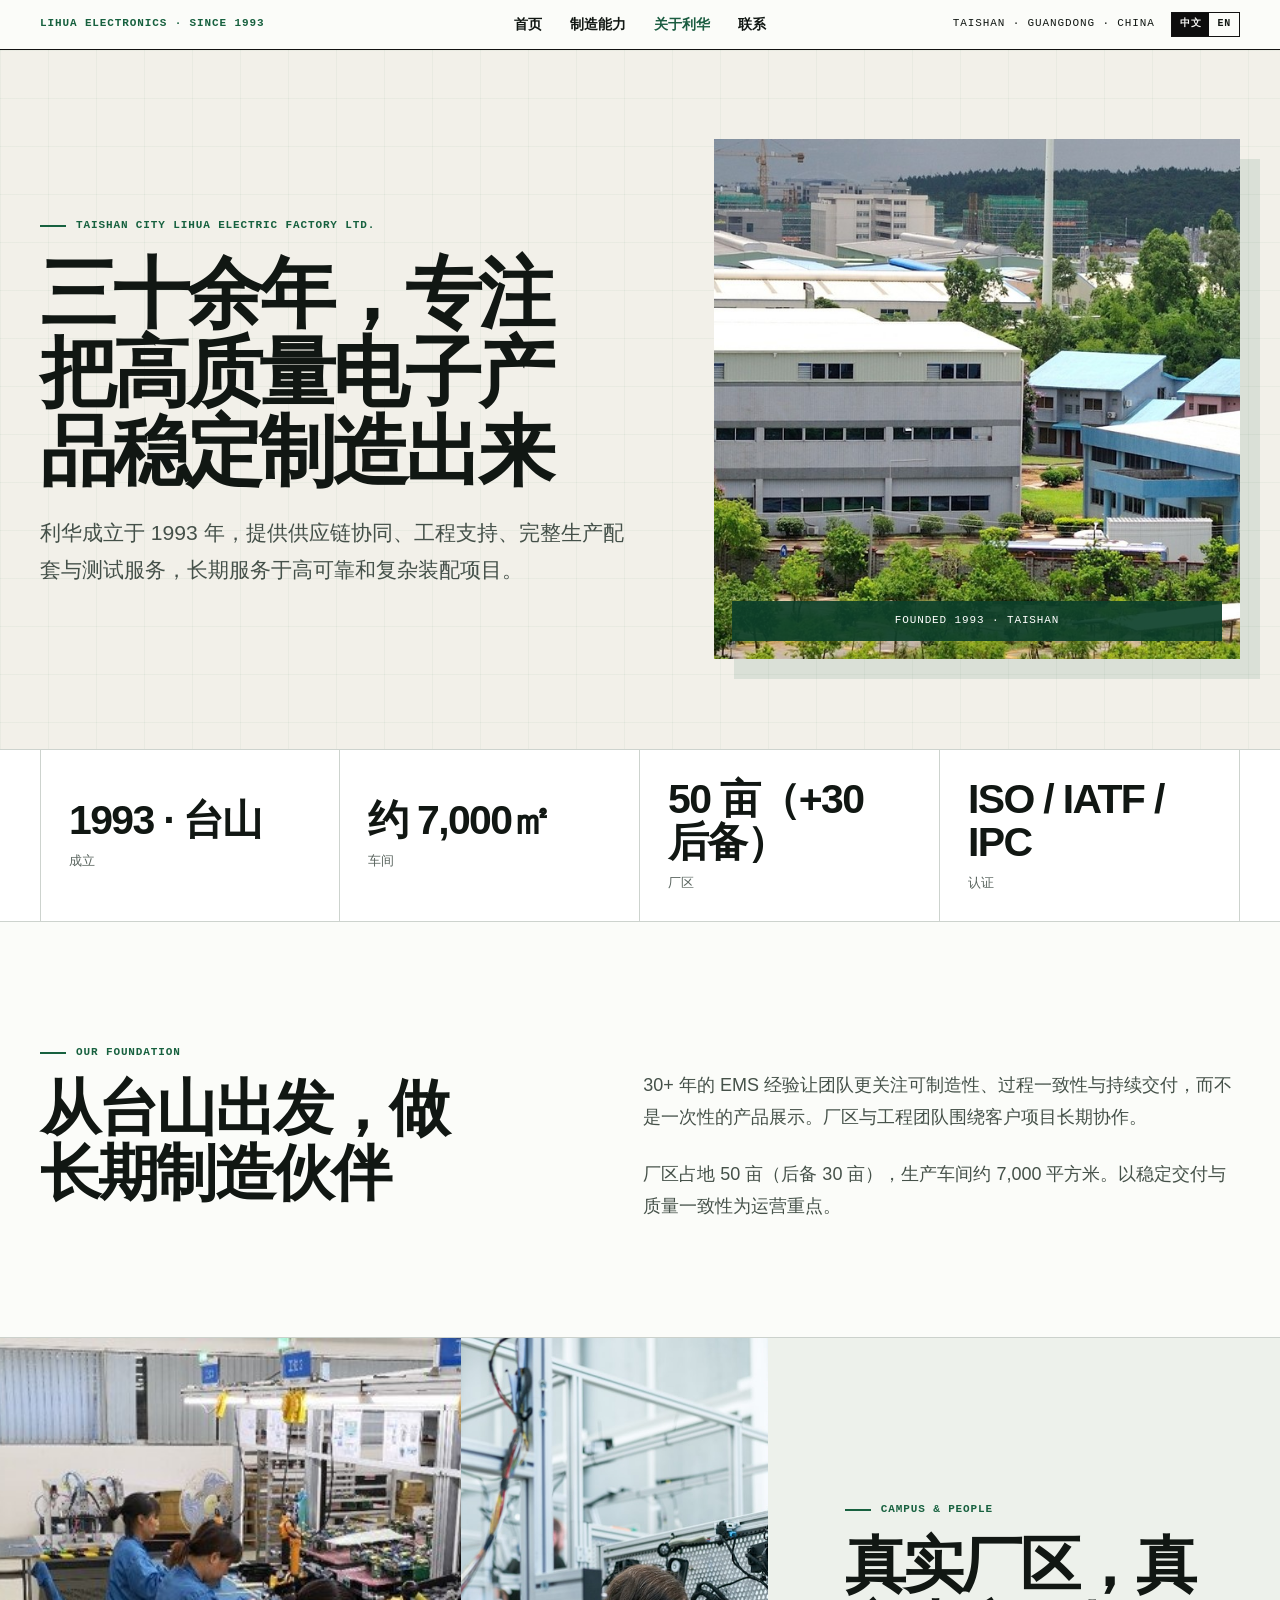
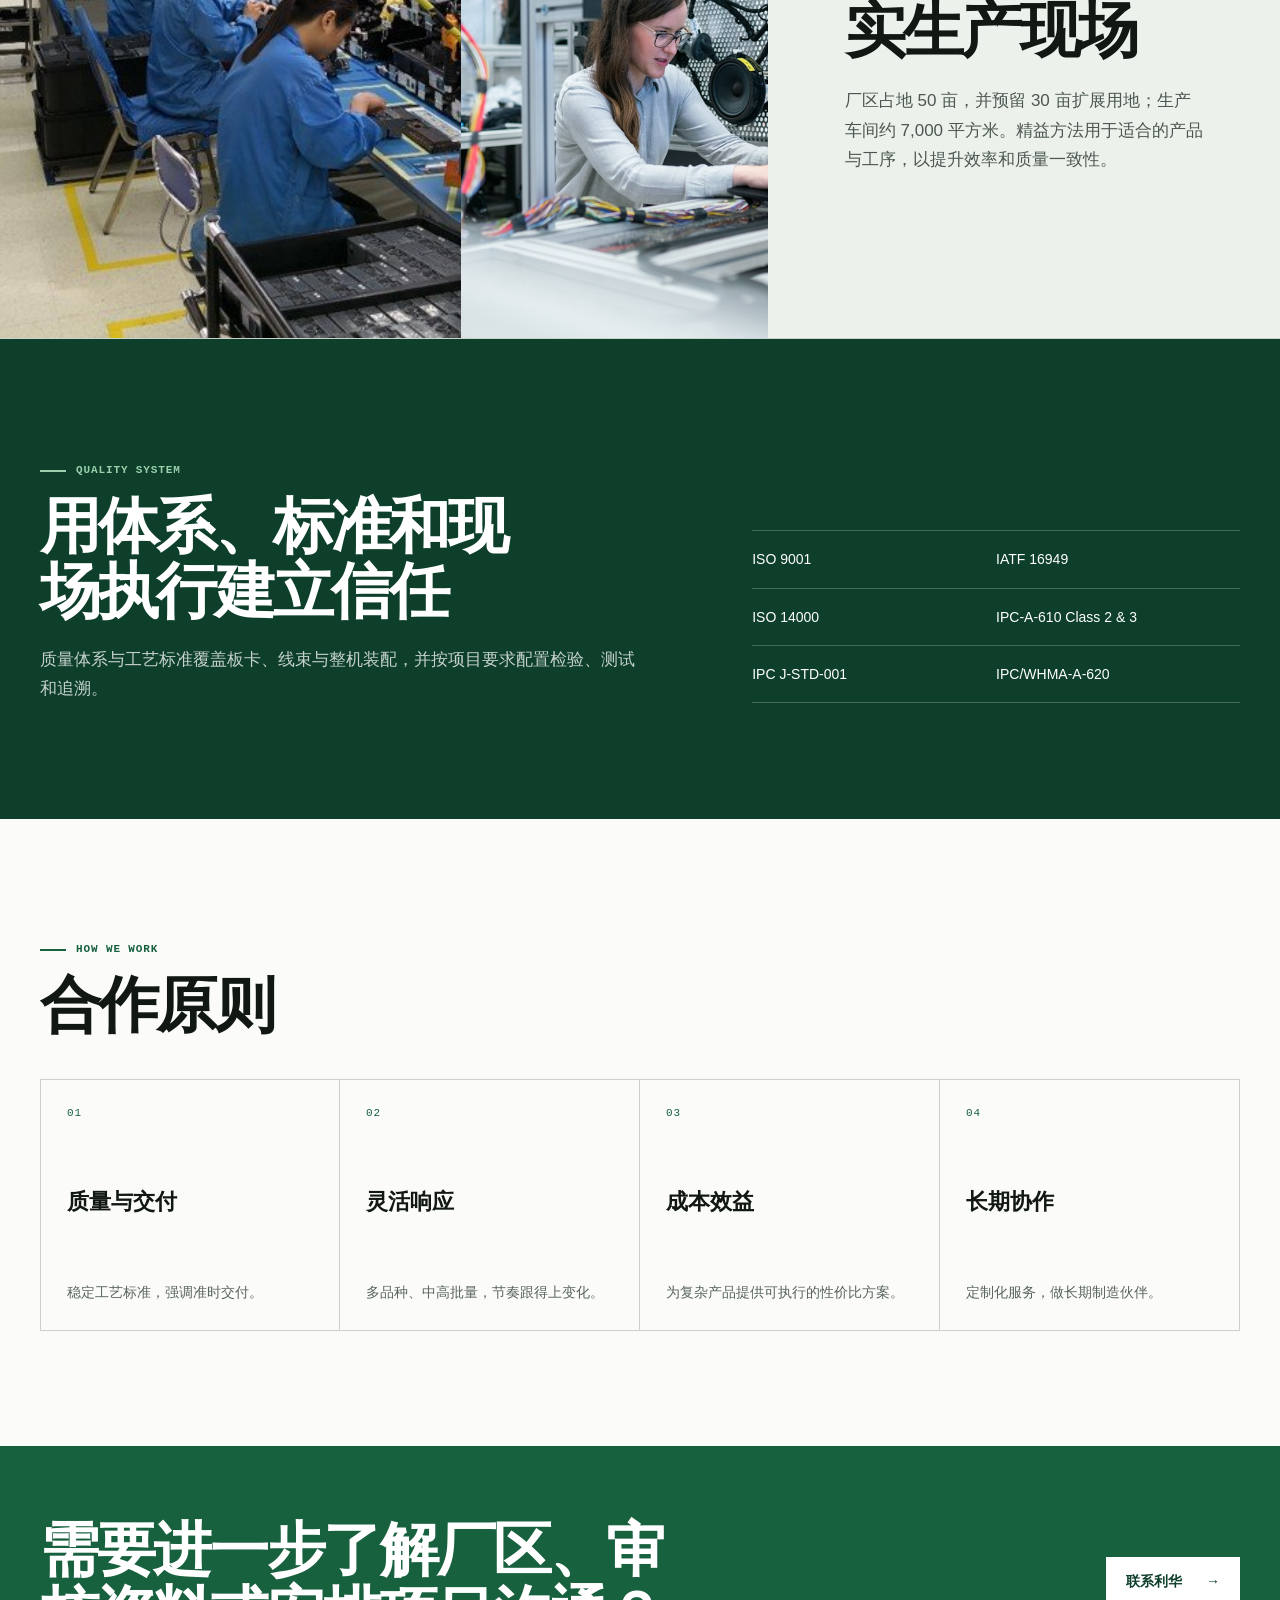
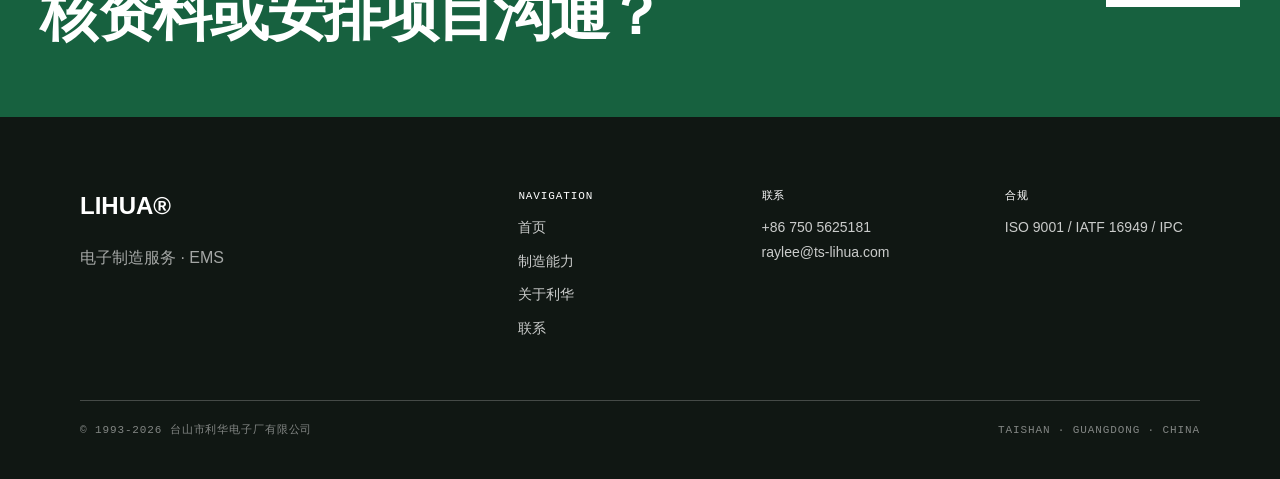
<file: zh/about.html>
<!doctype html>
<html lang="zh-CN">
<head>
  <meta charset="utf-8" />
  <meta name="viewport" content="width=device-width, initial-scale=1" />
  <title>关于利华 | 利华电子</title>
  <meta name="description" content="了解利华电子自 1993 年以来的 EMS 经验、台山厂区、质量体系与合作原则。" />
  <link rel="stylesheet" href="../css/site.css?v=20260715-2" />
</head>
<body class="inner-page about-page">
<a class="skip-link" href="#main-content">跳到主要内容</a>

<nav class="site-nav">
  <div class="mono nav-status"><span class="nav-brand">LIHUA</span><span class="nav-context"> ELECTRONICS · SINCE 1993</span></div>
  <div class="nav-links">
    <a href="./">首页</a><a href="./manufacturing.html">制造能力</a><a href="./about.html" aria-current="page">关于利华</a><a href="./contact.html">联系</a>
  </div>
  <div class="nav-end">
    <div class="mono">TAISHAN · GUANGDONG · CHINA</div>
    <div class="lang-switch">
      <a href="./about.html" aria-current="true" data-set-lang="zh">中文</a>
      <a href="../en/about.html" data-set-lang="en">EN</a>
    </div>
  </div>
</nav>


<main id="main-content" class="inner-main">
  <section class="inner-hero about-hero"><div class="container inner-hero-grid"><div class="inner-hero-copy"><span class="eyebrow mono">TAISHAN CITY LIHUA ELECTRIC FACTORY LTD.</span><h1>三十余年，专注把高质量电子产品稳定制造出来</h1><p>利华成立于 1993 年，提供供应链协同、工程支持、完整生产配套与测试服务，长期服务于高可靠和复杂装配项目。</p></div><div class="inner-hero-photo"><img src="../assets/plant.jpg" alt="Lihua campus" fetchpriority="high" decoding="async" /><span class="photo-label mono">FOUNDED 1993 · TAISHAN</span></div></div></section>

  <section class="inner-proof"><div class="container inner-stats"><div class="inner-stat"><strong>1993 · 台山</strong><span>成立</span></div><div class="inner-stat"><strong>约 7,000㎡</strong><span>车间</span></div><div class="inner-stat"><strong>50 亩（+30 后备）</strong><span>厂区</span></div><div class="inner-stat"><strong>ISO / IATF / IPC</strong><span>认证</span></div></div></section>

  <section class="inner-section about-story"><div class="container about-story-grid"><div><span class="eyebrow mono">OUR FOUNDATION</span><h2>从台山出发，做长期制造伙伴</h2></div><div><p>30+ 年的 EMS 经验让团队更关注可制造性、过程一致性与持续交付，而不是一次性的产品展示。厂区与工程团队围绕客户项目长期协作。</p><p>厂区占地 50 亩（后备 30 亩），生产车间约 7,000 平方米。以稳定交付与质量一致性为运营重点。</p></div></div></section>

  <section class="about-campus"><div class="about-campus-gallery"><img src="../assets/lean.jpg" alt="Lihua production floor" loading="lazy" decoding="async" /><img src="../assets/assembly.jpg" alt="Lihua assembly line" loading="lazy" decoding="async" /></div><div class="about-campus-copy"><span class="eyebrow mono">CAMPUS & PEOPLE</span><h2>真实厂区，真实生产现场</h2><p>厂区占地 50 亩，并预留 30 亩扩展用地；生产车间约 7,000 平方米。精益方法用于适合的产品与工序，以提升效率和质量一致性。</p></div></section>

  <section class="about-quality"><div class="container about-quality-grid"><div><span class="eyebrow mono">QUALITY SYSTEM</span><h2>用体系、标准和现场执行建立信任</h2><p>质量体系与工艺标准覆盖板卡、线束与整机装配，并按项目要求配置检验、测试和追溯。</p></div><ul><li>ISO 9001</li><li>IATF 16949</li><li>ISO 14000</li><li>IPC-A-610 Class 2 &amp; 3</li><li>IPC J-STD-001</li><li>IPC/WHMA-A-620</li></ul></div></section>

  <section class="inner-section about-values"><div class="container"><div class="inner-section-head"><span class="eyebrow mono">HOW WE WORK</span><h2>合作原则</h2></div><div class="about-values-grid"><article class="about-value"><span class="mono">01</span><h3>质量与交付</h3><p>稳定工艺标准，强调准时交付。</p></article><article class="about-value"><span class="mono">02</span><h3>灵活响应</h3><p>多品种、中高批量，节奏跟得上变化。</p></article><article class="about-value"><span class="mono">03</span><h3>成本效益</h3><p>为复杂产品提供可执行的性价比方案。</p></article><article class="about-value"><span class="mono">04</span><h3>长期协作</h3><p>定制化服务，做长期制造伙伴。</p></article></div></div></section>

  <section class="inner-final-cta"><div class="container inner-final-cta-grid"><h2>需要进一步了解厂区、审核资料或安排项目沟通？</h2><a class="button button-light" href="./contact.html">联系利华<span aria-hidden="true">→</span></a></div></section>
</main>


<footer class="site-footer">
  <div class="container">
    <div class="footer-grid">
      <div class="footer-brand-block">
        <div class="footer-logo">LIHUA®</div>
        <p class="footer-summary">电子制造服务 · EMS</p>
      </div>
      <div class="footer-nav-block">
        <span class="mono col-title">NAVIGATION</span>
        <nav class="footer-links" aria-label="Footer"><a href="./">首页</a><a href="./manufacturing.html">制造能力</a><a href="./about.html">关于利华</a><a href="./contact.html">联系</a></nav>
      </div>
      <div class="footer-contact-block">
        <span class="mono col-title">联系</span>
        <p><a href="tel:+867505625181">+86 750 5625181</a><br><a href="mailto:raylee@ts-lihua.com">raylee@ts-lihua.com</a></p>
      </div>
      <div class="footer-legal-block">
        <span class="mono col-title">合规</span>
        <p>ISO 9001 / IATF 16949 / IPC</p>
      </div>
    </div>
    <div class="footer-bottom"><span class="mono">© 1993-2026 台山市利华电子厂有限公司</span><span class="mono">TAISHAN · GUANGDONG · CHINA</span></div>
  </div>
</footer>

<script src="../js/site.js"></script>
</body>
</html>
</file>
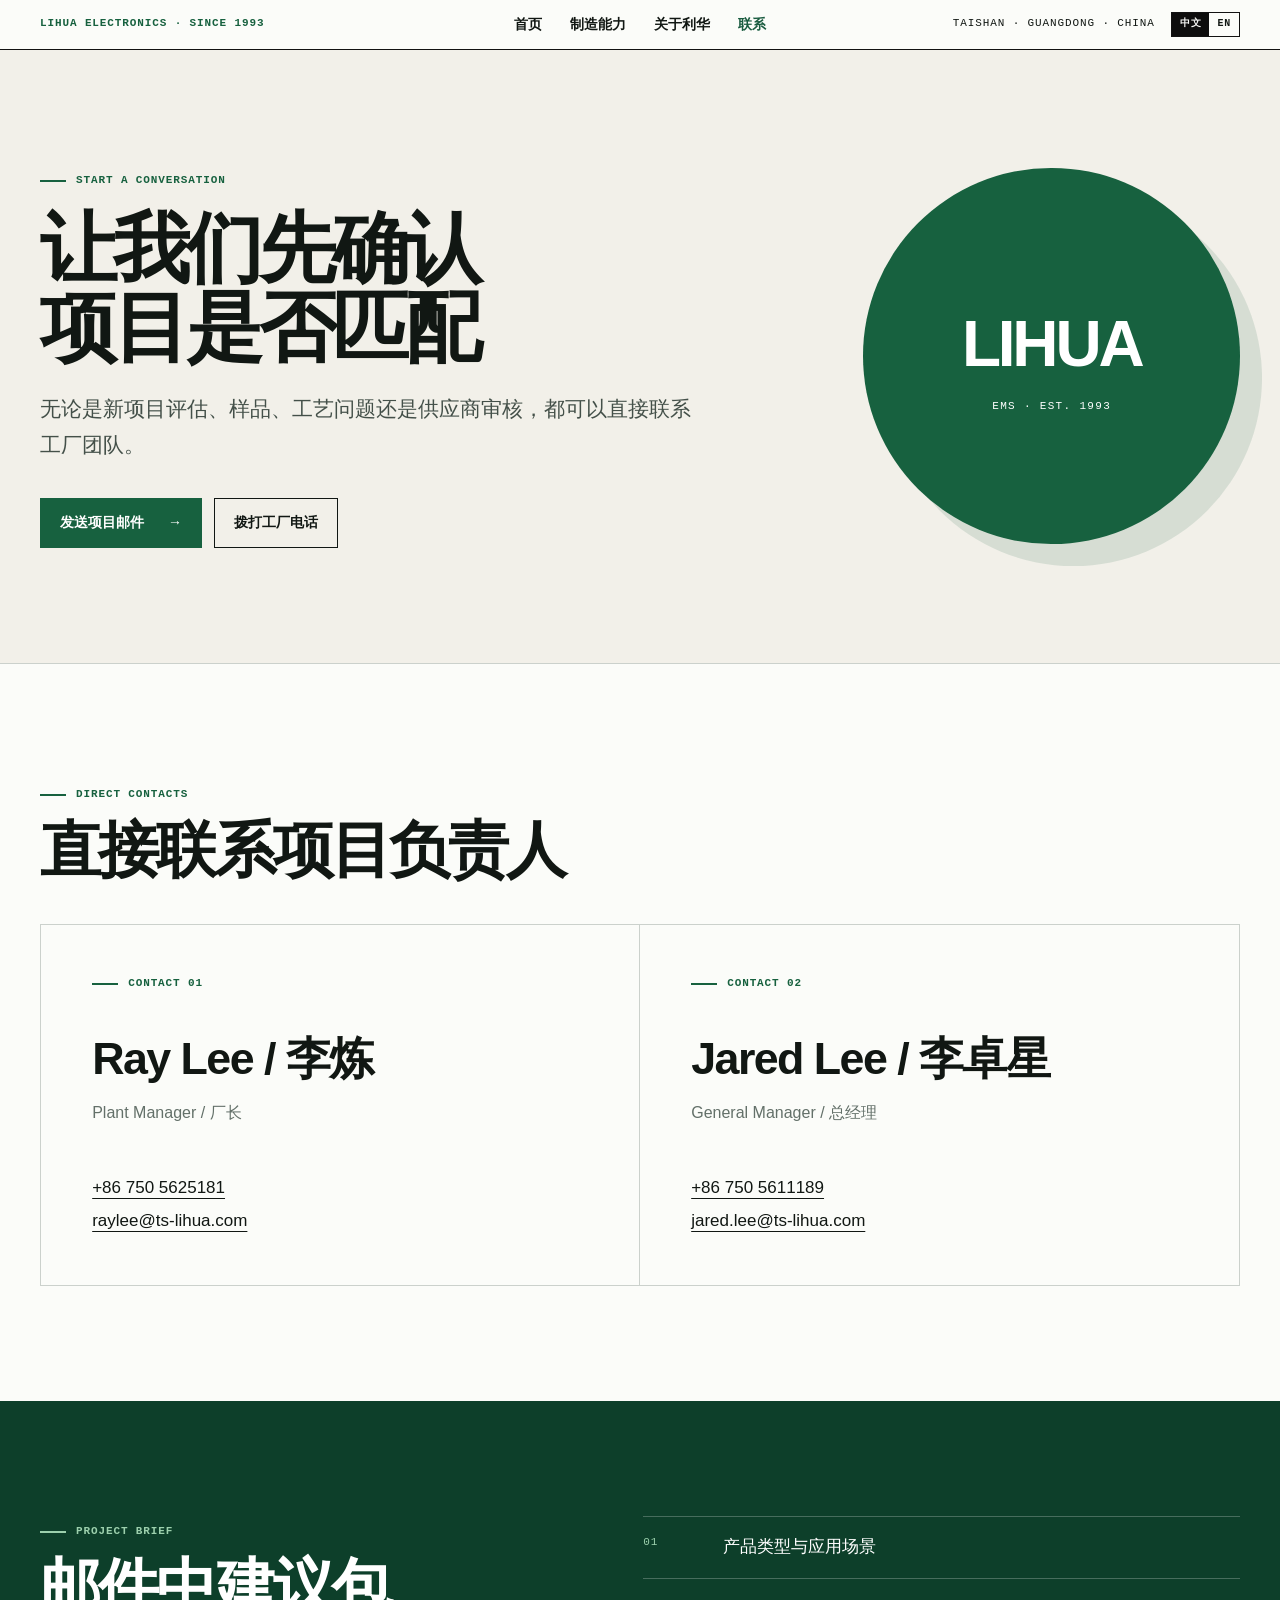
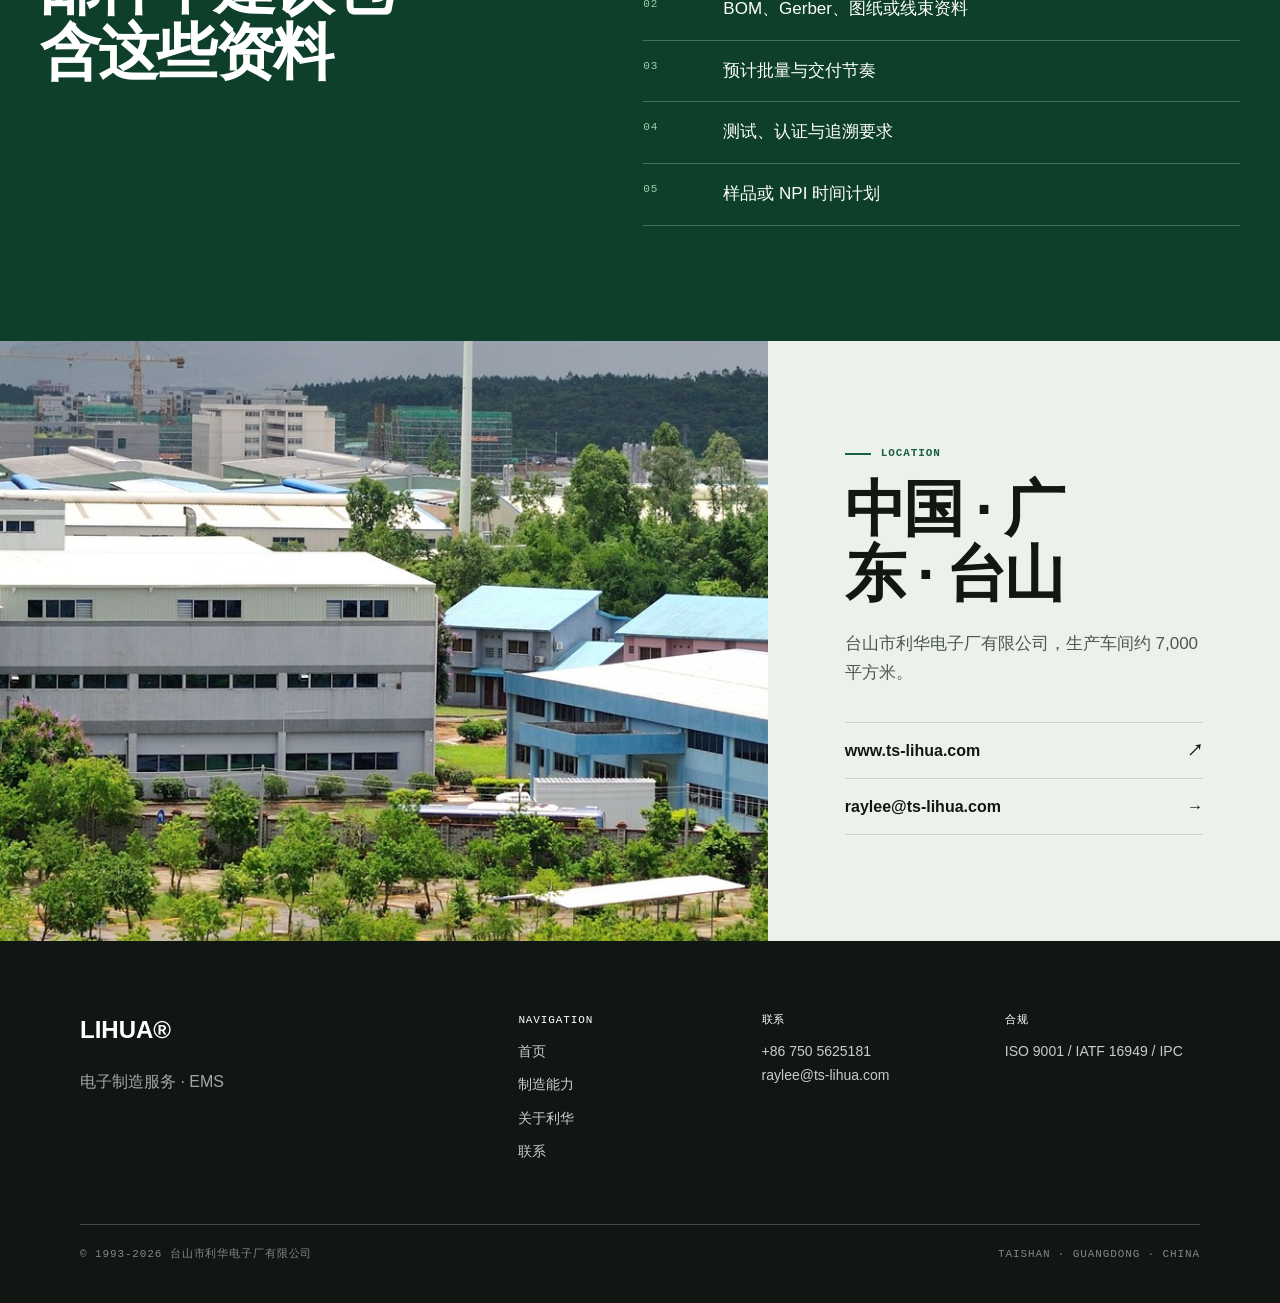
<file: zh/contact.html>
<!doctype html>
<html lang="zh-CN">
<head>
  <meta charset="utf-8" />
  <meta name="viewport" content="width=device-width, initial-scale=1" />
  <title>联系 | 利华电子</title>
  <meta name="description" content="联系利华电子工厂团队，沟通 PCBA、线束、机电装配、样品及供应商审核需求。" />
  <link rel="stylesheet" href="../css/site.css?v=20260715-2" />
</head>
<body class="inner-page contact-page">
<a class="skip-link" href="#main-content">跳到主要内容</a>

<nav class="site-nav">
  <div class="mono nav-status"><span class="nav-brand">LIHUA</span><span class="nav-context"> ELECTRONICS · SINCE 1993</span></div>
  <div class="nav-links">
    <a href="./">首页</a><a href="./manufacturing.html">制造能力</a><a href="./about.html">关于利华</a><a href="./contact.html" aria-current="page">联系</a>
  </div>
  <div class="nav-end">
    <div class="mono">TAISHAN · GUANGDONG · CHINA</div>
    <div class="lang-switch">
      <a href="./contact.html" aria-current="true" data-set-lang="zh">中文</a>
      <a href="../en/contact.html" data-set-lang="en">EN</a>
    </div>
  </div>
</nav>


<main id="main-content" class="inner-main">
  <section class="contact-hero"><div class="container contact-hero-grid"><div><span class="eyebrow mono">START A CONVERSATION</span><h1>让我们先确认项目是否匹配</h1><p>无论是新项目评估、样品、工艺问题还是供应商审核，都可以直接联系工厂团队。</p><div class="home-actions"><a class="button button-primary" href="mailto:raylee@ts-lihua.com">发送项目邮件<span aria-hidden="true">→</span></a><a class="button button-secondary" href="tel:+867505625181">拨打工厂电话</a></div></div><div class="contact-hero-mark"><strong>LIHUA</strong><span>EMS · EST. 1993</span></div></div></section>

  <section class="inner-section contact-people-section"><div class="container"><div class="inner-section-head"><span class="eyebrow mono">DIRECT CONTACTS</span><h2>直接联系项目负责人</h2></div><div class="contact-people-grid"><article class="contact-person"><span class="eyebrow mono">CONTACT 01</span><h2>Ray Lee / 李炼</h2><p class="contact-role">Plant Manager / 厂长</p><div class="contact-person-links"><span><a href="tel:+867505625181">+86 750 5625181</a></span><span><a href="mailto:raylee@ts-lihua.com">raylee@ts-lihua.com</a></span></div></article><article class="contact-person"><span class="eyebrow mono">CONTACT 02</span><h2>Jared Lee / 李卓星</h2><p class="contact-role">General Manager / 总经理</p><div class="contact-person-links"><span><a href="tel:+867505611189">+86 750 5611189</a></span><span><a href="mailto:jared.lee@ts-lihua.com">jared.lee@ts-lihua.com</a></span></div></article></div></div></section>

  <section class="contact-brief"><div class="container contact-brief-grid"><div><span class="eyebrow mono">PROJECT BRIEF</span><h2>邮件中建议包含这些资料</h2></div><ol><li><span class="mono">01</span>产品类型与应用场景</li><li><span class="mono">02</span>BOM、Gerber、图纸或线束资料</li><li><span class="mono">03</span>预计批量与交付节奏</li><li><span class="mono">04</span>测试、认证与追溯要求</li><li><span class="mono">05</span>样品或 NPI 时间计划</li></ol></div></section>

  <section class="contact-location"><div class="contact-location-photo"><img src="../assets/plant.jpg" alt="Lihua campus" loading="lazy" decoding="async" /></div><div class="contact-location-copy"><span class="eyebrow mono">LOCATION</span><h2>中国 · 广东 · 台山</h2><p>台山市利华电子厂有限公司，生产车间约 7,000 平方米。</p><div class="contact-location-links"><a href="https://www.ts-lihua.com">www.ts-lihua.com<span aria-hidden="true">↗</span></a><a href="mailto:raylee@ts-lihua.com">raylee@ts-lihua.com<span aria-hidden="true">→</span></a></div></div></section>
</main>


<footer class="site-footer">
  <div class="container">
    <div class="footer-grid">
      <div class="footer-brand-block">
        <div class="footer-logo">LIHUA®</div>
        <p class="footer-summary">电子制造服务 · EMS</p>
      </div>
      <div class="footer-nav-block">
        <span class="mono col-title">NAVIGATION</span>
        <nav class="footer-links" aria-label="Footer"><a href="./">首页</a><a href="./manufacturing.html">制造能力</a><a href="./about.html">关于利华</a><a href="./contact.html">联系</a></nav>
      </div>
      <div class="footer-contact-block">
        <span class="mono col-title">联系</span>
        <p><a href="tel:+867505625181">+86 750 5625181</a><br><a href="mailto:raylee@ts-lihua.com">raylee@ts-lihua.com</a></p>
      </div>
      <div class="footer-legal-block">
        <span class="mono col-title">合规</span>
        <p>ISO 9001 / IATF 16949 / IPC</p>
      </div>
    </div>
    <div class="footer-bottom"><span class="mono">© 1993-2026 台山市利华电子厂有限公司</span><span class="mono">TAISHAN · GUANGDONG · CHINA</span></div>
  </div>
</footer>

<script src="../js/site.js"></script>
</body>
</html>
</file>
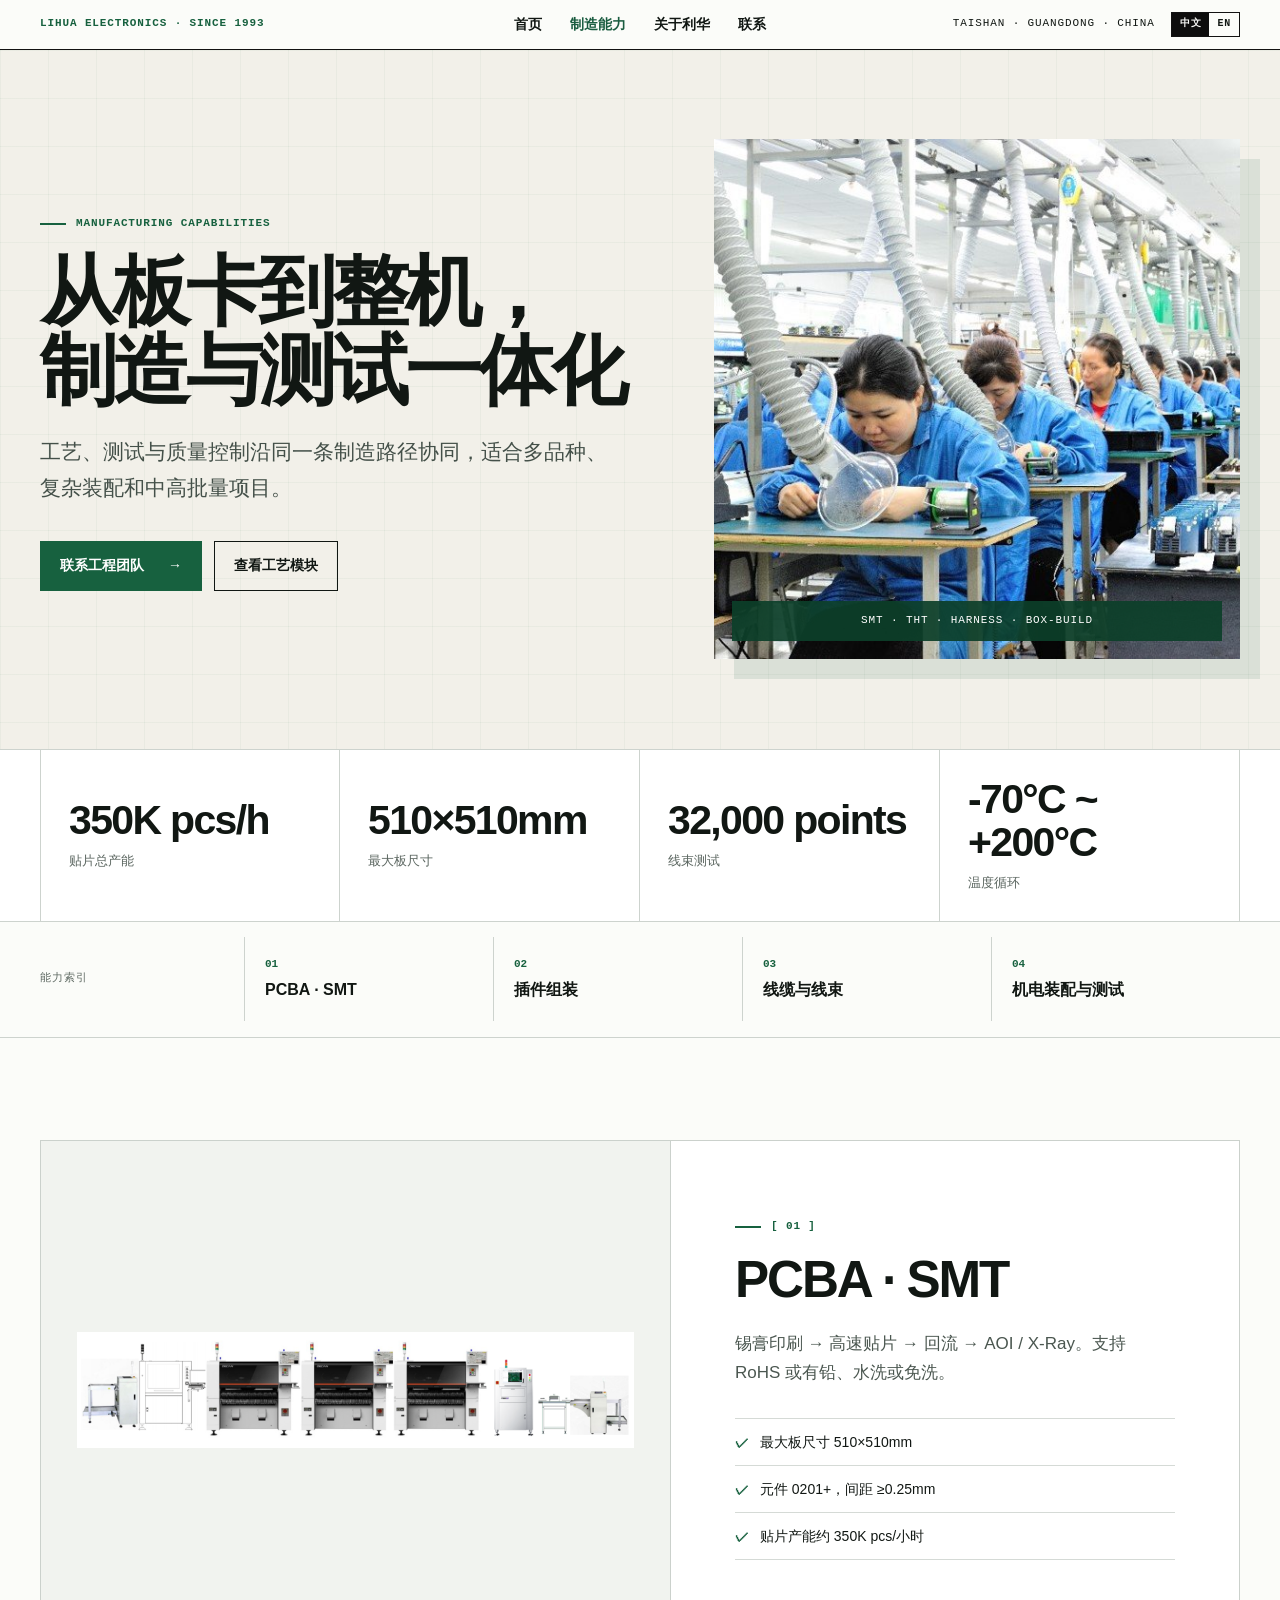
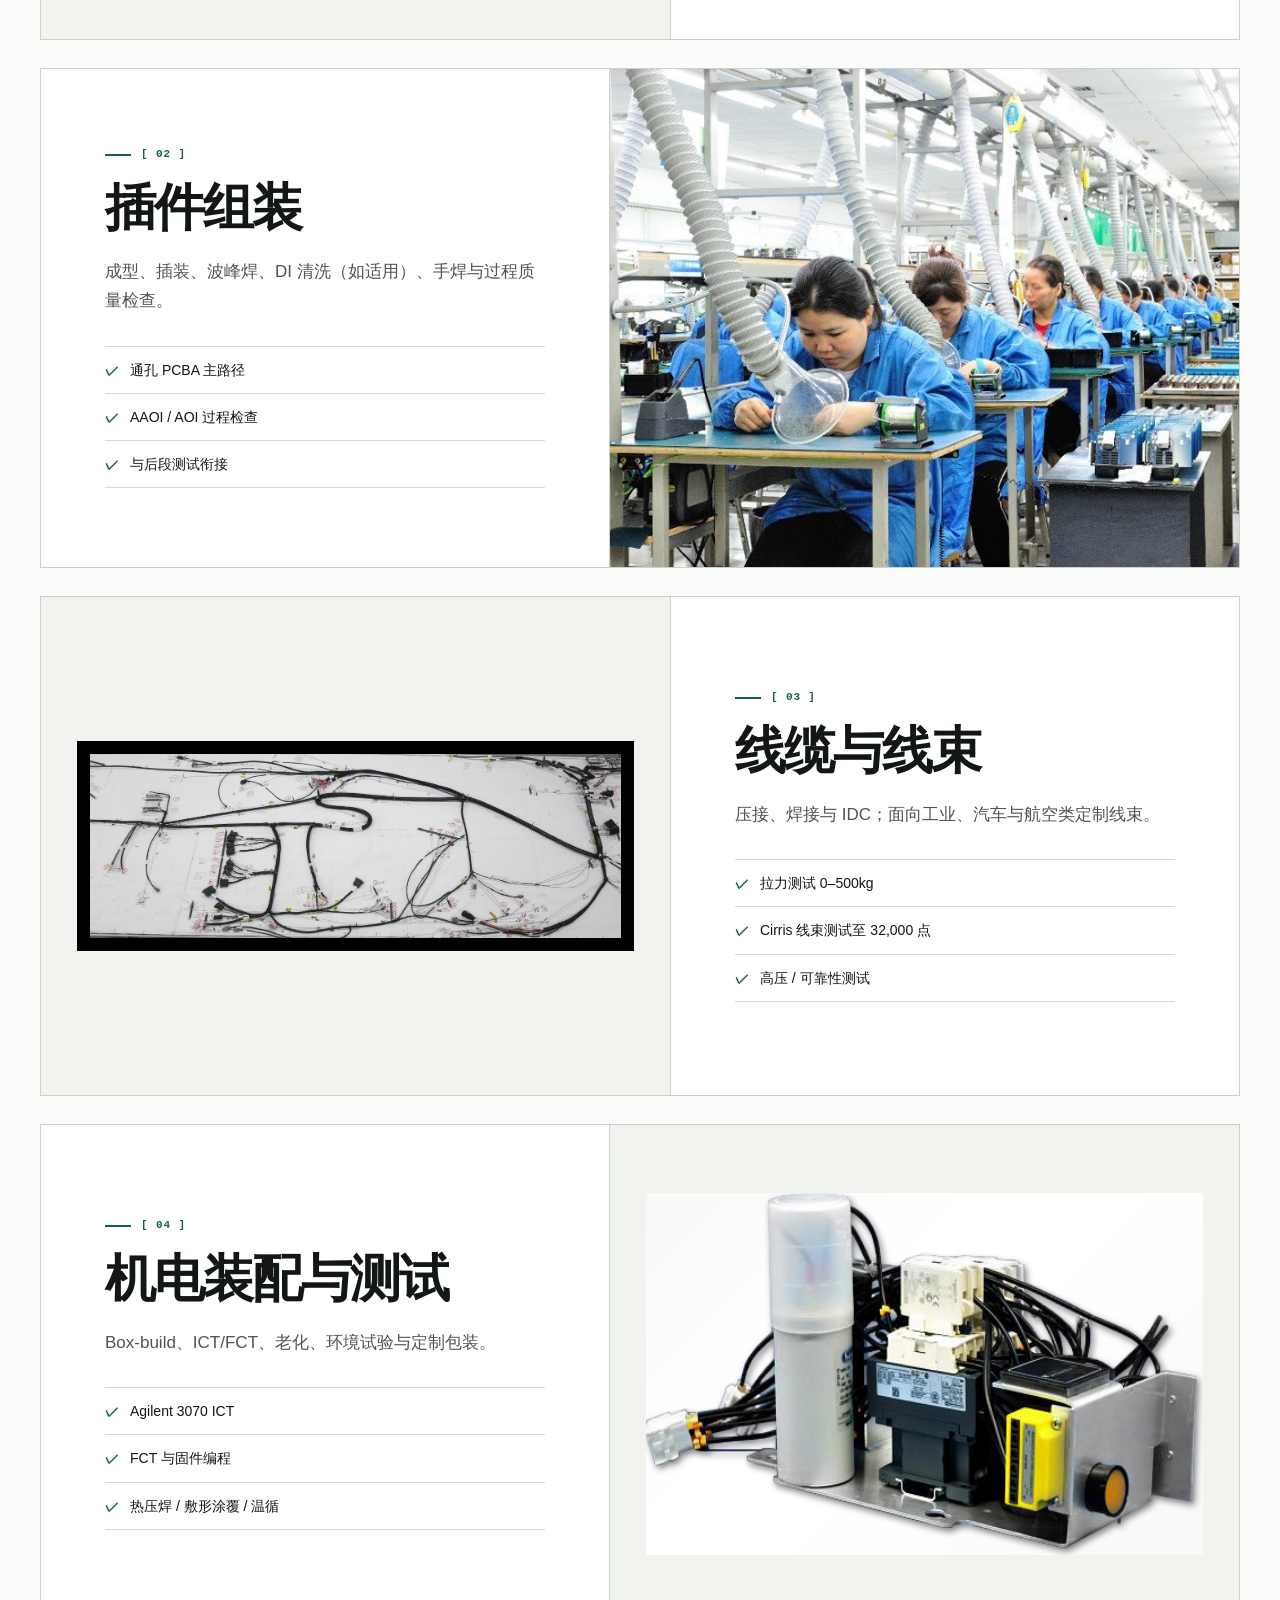
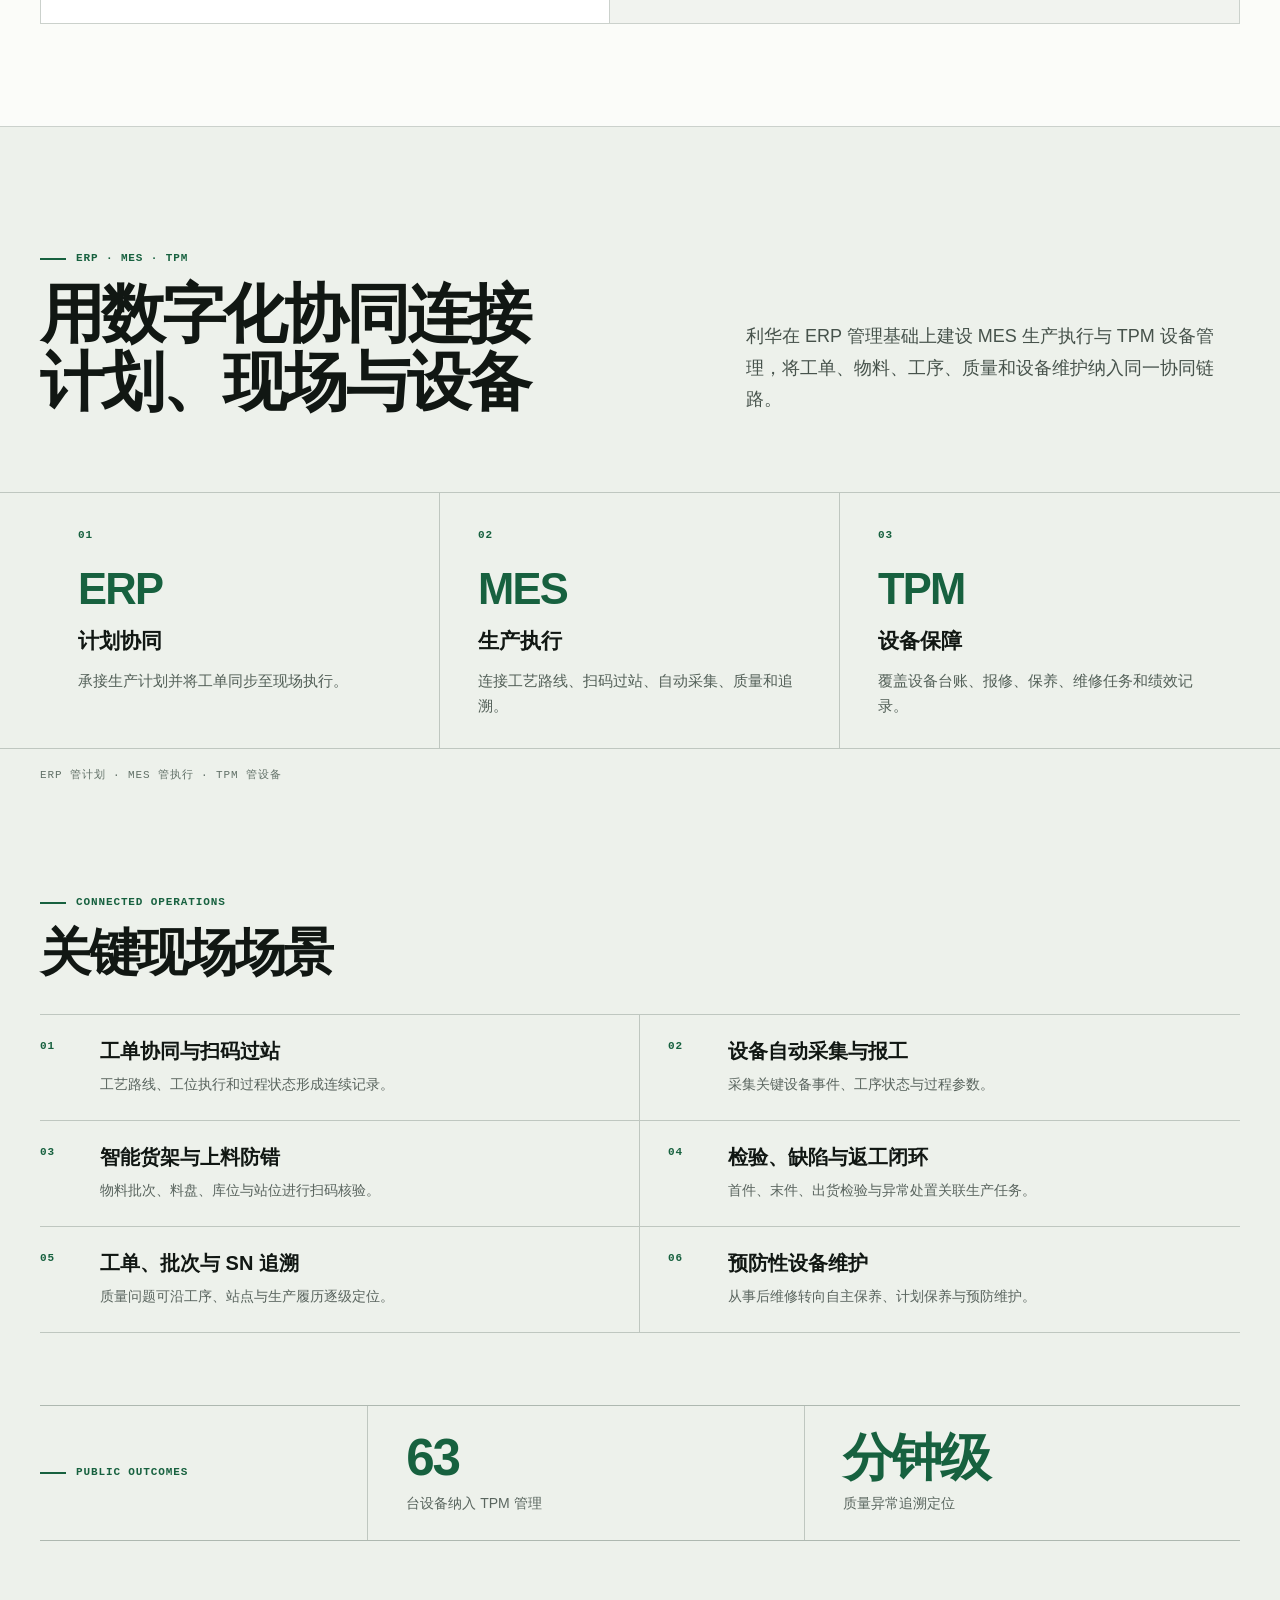
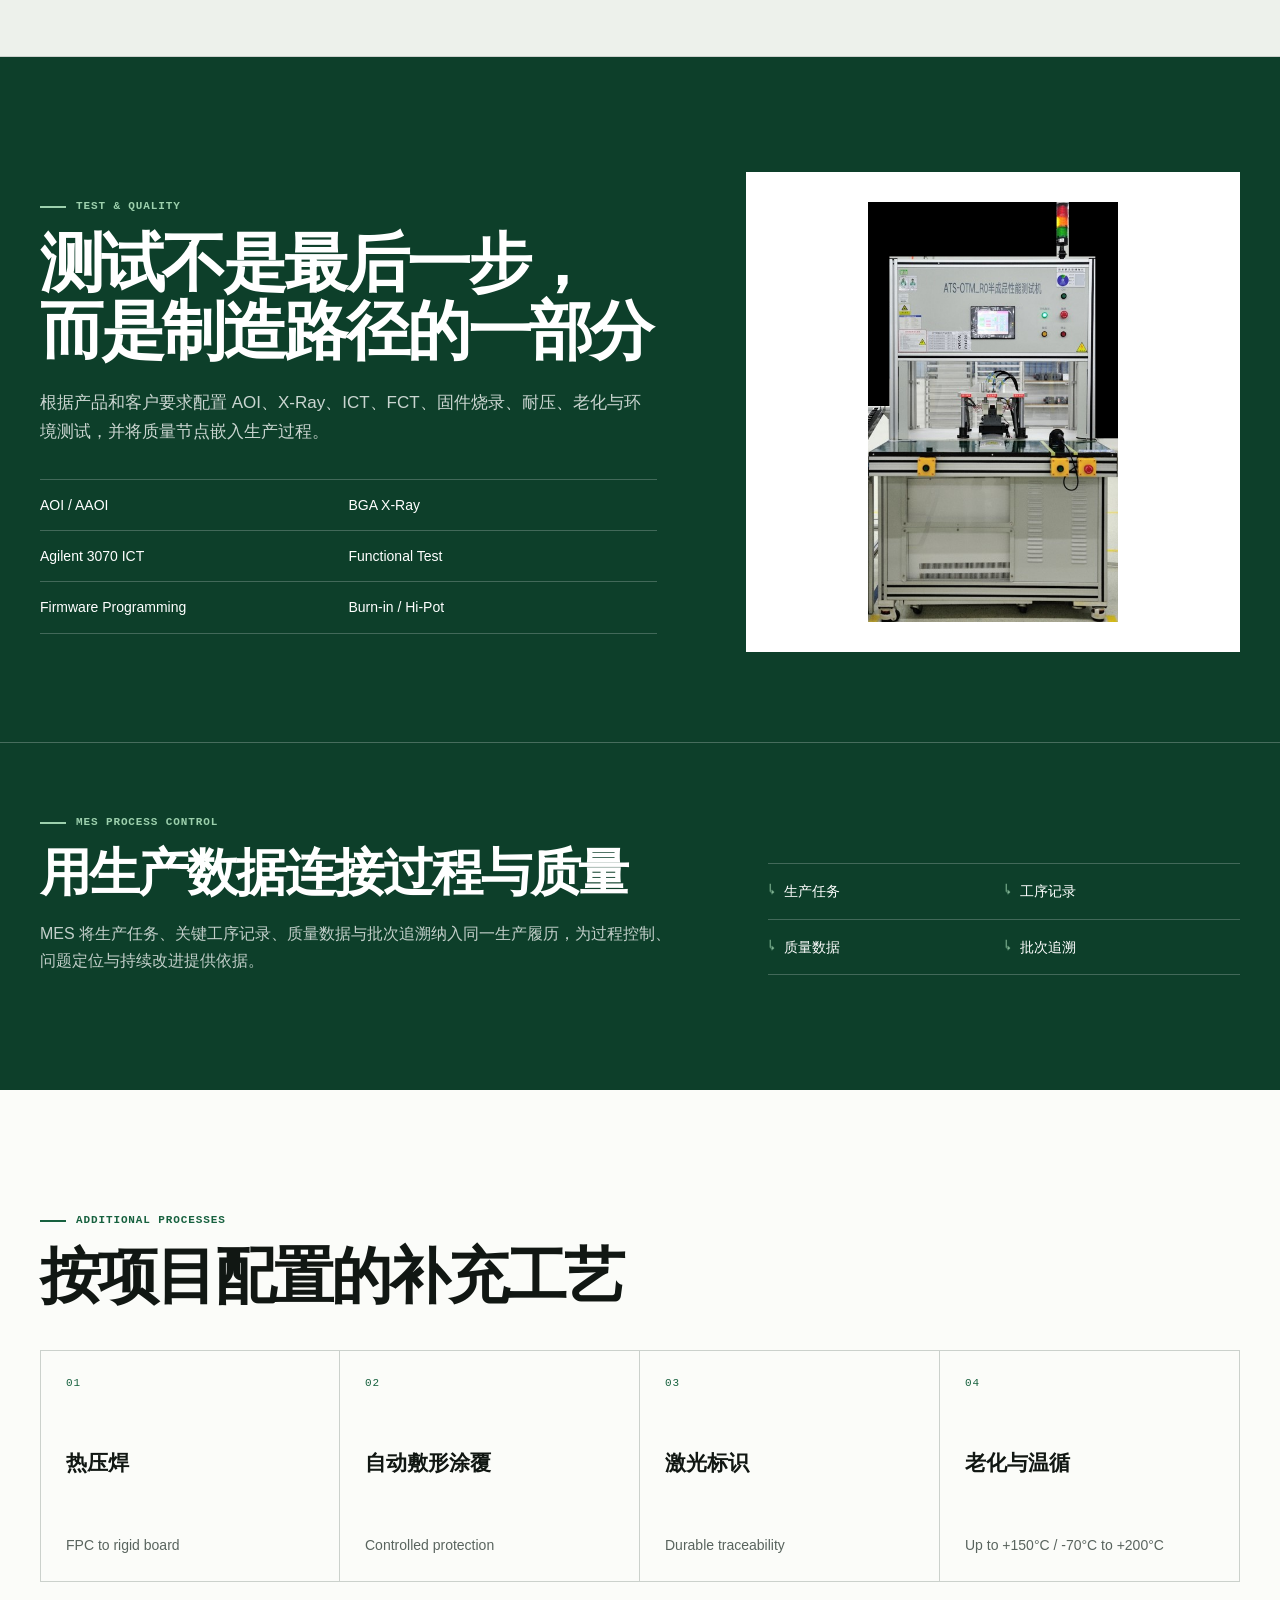
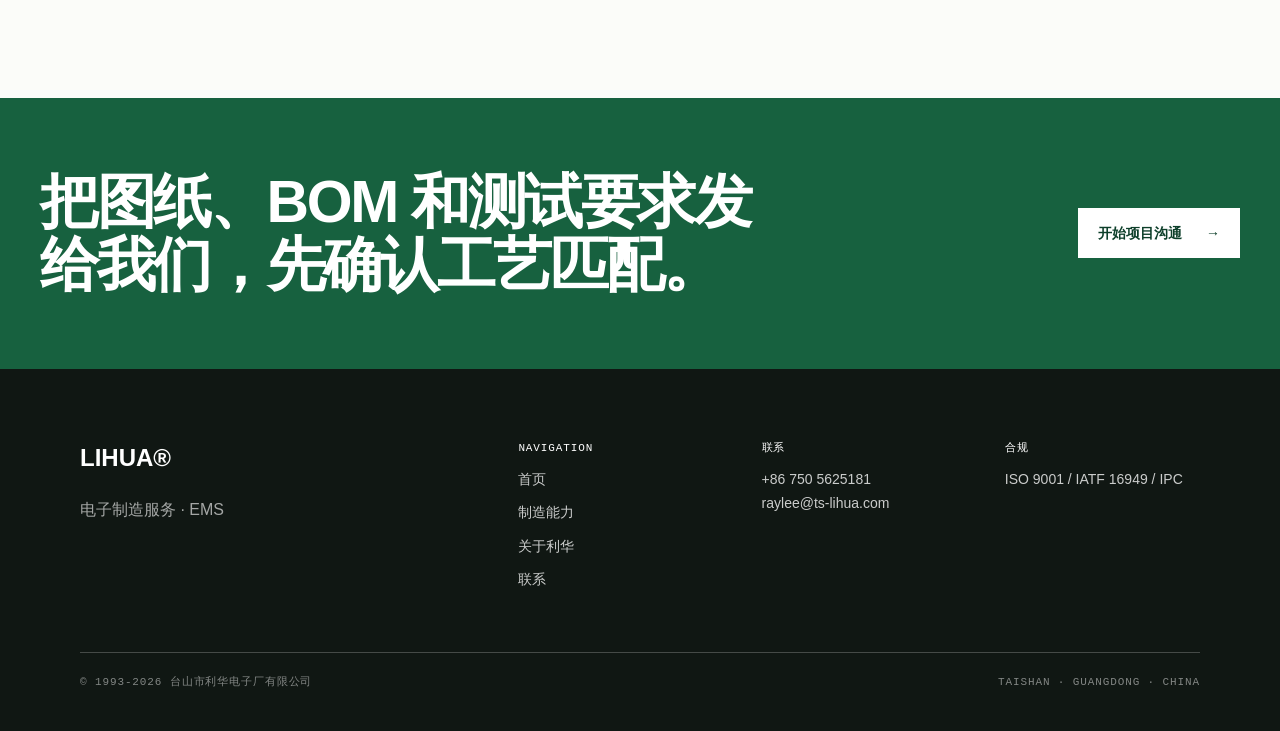
<file: zh/manufacturing.html>
<!doctype html>
<html lang="zh-CN">
<head>
  <meta charset="utf-8" />
  <meta name="viewport" content="width=device-width, initial-scale=1" />
  <title>制造能力 | 利华电子</title>
  <meta name="description" content="利华电子提供 SMT、插件组装、定制线束、机电装配以及 ICT/FCT 测试服务。" />
  <link rel="stylesheet" href="../css/site.css?v=20260715-2" />
</head>
<body class="inner-page manufacturing-page">
<a class="skip-link" href="#main-content">跳到主要内容</a>

<nav class="site-nav">
  <div class="mono nav-status"><span class="nav-brand">LIHUA</span><span class="nav-context"> ELECTRONICS · SINCE 1993</span></div>
  <div class="nav-links">
    <a href="./">首页</a><a href="./manufacturing.html" aria-current="page">制造能力</a><a href="./about.html">关于利华</a><a href="./contact.html">联系</a>
  </div>
  <div class="nav-end">
    <div class="mono">TAISHAN · GUANGDONG · CHINA</div>
    <div class="lang-switch">
      <a href="./manufacturing.html" aria-current="true" data-set-lang="zh">中文</a>
      <a href="../en/manufacturing.html" data-set-lang="en">EN</a>
    </div>
  </div>
</nav>


<main id="main-content" class="inner-main">
  <section class="inner-hero manufacturing-hero">
    <div class="container inner-hero-grid">
      <div class="inner-hero-copy">
        <span class="eyebrow mono">MANUFACTURING CAPABILITIES</span>
        <h1>从板卡到整机，制造与测试一体化</h1>
        <p>工艺、测试与质量控制沿同一条制造路径协同，适合多品种、复杂装配和中高批量项目。</p>
        <div class="home-actions">
          <a class="button button-primary" href="./contact.html">联系工程团队<span aria-hidden="true">→</span></a>
          <a class="button button-secondary" href="#process-1">查看工艺模块</a>
        </div>
      </div>
      <div class="inner-hero-photo"><img src="../assets/tht-line.jpg" alt="Assembly process" fetchpriority="high" decoding="async" /><span class="photo-label mono">SMT · THT · HARNESS · BOX-BUILD</span></div>
    </div>
  </section>

  <section class="inner-proof"><div class="container inner-stats"><div class="inner-stat"><strong>350K pcs/h</strong><span>贴片总产能</span></div><div class="inner-stat"><strong>510×510mm</strong><span>最大板尺寸</span></div><div class="inner-stat"><strong>32,000 points</strong><span>线束测试</span></div><div class="inner-stat"><strong>-70°C ~ +200°C</strong><span>温度循环</span></div></div></section>

  <nav class="capability-index container" aria-label="能力索引"><span class="mono">能力索引</span><div><a href="#process-1"><span>01</span>PCBA · SMT</a><a href="#process-2"><span>02</span>插件组装</a><a href="#process-3"><span>03</span>线缆与线束</a><a href="#process-4"><span>04</span>机电装配与测试</a></div></nav>

  <div class="container manufacturing-modules"><section class="manufacturing-module" id="process-1"><div class="manufacturing-module-photo"><img src="../assets/smt-line-single.png" alt="PCBA · SMT" loading="lazy" decoding="async" /></div><div class="manufacturing-module-copy"><span class="eyebrow mono">[ 01 ]</span><h2>PCBA · SMT</h2><p class="module-desc">锡膏印刷 → 高速贴片 → 回流 → AOI / X-Ray。支持 RoHS 或有铅、水洗或免洗。</p><ul class="module-facts"><li>最大板尺寸 510×510mm</li><li>元件 0201+，间距 ≥0.25mm</li><li>贴片产能约 350K pcs/小时</li></ul></div></section><section class="manufacturing-module reverse" id="process-2"><div class="manufacturing-module-photo"><img src="../assets/tht-line.jpg" alt="插件组装" loading="lazy" decoding="async" /></div><div class="manufacturing-module-copy"><span class="eyebrow mono">[ 02 ]</span><h2>插件组装</h2><p class="module-desc">成型、插装、波峰焊、DI 清洗（如适用）、手焊与过程质量检查。</p><ul class="module-facts"><li>通孔 PCBA 主路径</li><li>AAOI / AOI 过程检查</li><li>与后段测试衔接</li></ul></div></section><section class="manufacturing-module" id="process-3"><div class="manufacturing-module-photo"><img src="../assets/harness.png" alt="线缆与线束" loading="lazy" decoding="async" /></div><div class="manufacturing-module-copy"><span class="eyebrow mono">[ 03 ]</span><h2>线缆与线束</h2><p class="module-desc">压接、焊接与 IDC；面向工业、汽车与航空类定制线束。</p><ul class="module-facts"><li>拉力测试 0–500kg</li><li>Cirris 线束测试至 32,000 点</li><li>高压 / 可靠性测试</li></ul></div></section><section class="manufacturing-module reverse" id="process-4"><div class="manufacturing-module-photo"><img src="../assets/box-build.png" alt="机电装配与测试" loading="lazy" decoding="async" /></div><div class="manufacturing-module-copy"><span class="eyebrow mono">[ 04 ]</span><h2>机电装配与测试</h2><p class="module-desc">Box-build、ICT/FCT、老化、环境试验与定制包装。</p><ul class="module-facts"><li>Agilent 3070 ICT</li><li>FCT 与固件编程</li><li>热压焊 / 敷形涂覆 / 温循</li></ul></div></section></div>

  <section class="digital-manufacturing">
    <div class="container digital-intro">
      <div><span class="eyebrow mono">ERP · MES · TPM</span><h2>用数字化协同连接计划、现场与设备</h2></div>
      <p>利华在 ERP 管理基础上建设 MES 生产执行与 TPM 设备管理，将工单、物料、工序、质量和设备维护纳入同一协同链路。</p>
    </div>
    <ol class="container digital-system-flow"><li class="digital-system"><span class="digital-system-no mono">01</span><strong>ERP</strong><h3>计划协同</h3><p>承接生产计划并将工单同步至现场执行。</p></li><li class="digital-system"><span class="digital-system-no mono">02</span><strong>MES</strong><h3>生产执行</h3><p>连接工艺路线、扫码过站、自动采集、质量和追溯。</p></li><li class="digital-system"><span class="digital-system-no mono">03</span><strong>TPM</strong><h3>设备保障</h3><p>覆盖设备台账、报修、保养、维修任务和绩效记录。</p></li></ol>
    <p class="container digital-note mono">ERP 管计划 · MES 管执行 · TPM 管设备</p>
    <div class="container digital-detail">
      <div class="digital-detail-head"><span class="eyebrow mono">CONNECTED OPERATIONS</span><h2>关键现场场景</h2></div>
      <ol class="digital-capabilities"><li class="digital-capability"><span class="mono">01</span><div><h3>工单协同与扫码过站</h3><p>工艺路线、工位执行和过程状态形成连续记录。</p></div></li><li class="digital-capability"><span class="mono">02</span><div><h3>设备自动采集与报工</h3><p>采集关键设备事件、工序状态与过程参数。</p></div></li><li class="digital-capability"><span class="mono">03</span><div><h3>智能货架与上料防错</h3><p>物料批次、料盘、库位与站位进行扫码核验。</p></div></li><li class="digital-capability"><span class="mono">04</span><div><h3>检验、缺陷与返工闭环</h3><p>首件、末件、出货检验与异常处置关联生产任务。</p></div></li><li class="digital-capability"><span class="mono">05</span><div><h3>工单、批次与 SN 追溯</h3><p>质量问题可沿工序、站点与生产履历逐级定位。</p></div></li><li class="digital-capability"><span class="mono">06</span><div><h3>预防性设备维护</h3><p>从事后维修转向自主保养、计划保养与预防维护。</p></div></li></ol>
      <div class="digital-outcome-strip" aria-label="PUBLIC OUTCOMES">
        <span class="eyebrow mono">PUBLIC OUTCOMES</span>
        <div class="digital-outcome"><strong>63</strong><span>台设备纳入 TPM 管理</span></div><div class="digital-outcome"><strong>分钟级</strong><span>质量异常追溯定位</span></div>
      </div>
    </div>
  </section>

  <section class="manufacturing-quality">
    <div class="container manufacturing-quality-grid">
      <div class="manufacturing-quality-copy"><span class="eyebrow mono">TEST & QUALITY</span><h2>测试不是最后一步，<br> 而是制造路径的一部分</h2><p>根据产品和客户要求配置 AOI、X-Ray、ICT、FCT、固件烧录、耐压、老化与环境测试，并将质量节点嵌入生产过程。</p><ul><li>AOI / AAOI</li><li>BGA X-Ray</li><li>Agilent 3070 ICT</li><li>Functional Test</li><li>Firmware Programming</li><li>Burn-in / Hi-Pot</li></ul></div>
      <div class="manufacturing-quality-photo"><img src="../assets/testing.png" alt="Testing equipment" loading="lazy" decoding="async" /></div>
    </div>
    <div class="container manufacturing-mes">
      <div><span class="eyebrow mono">MES PROCESS CONTROL</span><h3>用生产数据连接过程与质量</h3><p>MES 将生产任务、关键工序记录、质量数据与批次追溯纳入同一生产履历，为过程控制、问题定位与持续改进提供依据。</p></div>
      <ul><li>生产任务</li><li>工序记录</li><li>质量数据</li><li>批次追溯</li></ul>
    </div>
  </section>

  <section class="inner-section additional-processes"><div class="container"><div class="inner-section-head"><span class="eyebrow mono">ADDITIONAL PROCESSES</span><h2>按项目配置的补充工艺</h2></div><div class="additional-grid"><article><span class="mono">01</span><h3>热压焊</h3><p>FPC to rigid board</p></article><article><span class="mono">02</span><h3>自动敷形涂覆</h3><p>Controlled protection</p></article><article><span class="mono">03</span><h3>激光标识</h3><p>Durable traceability</p></article><article><span class="mono">04</span><h3>老化与温循</h3><p>Up to +150°C / -70°C to +200°C</p></article></div></div></section>

  <section class="inner-final-cta"><div class="container inner-final-cta-grid"><h2>把图纸、BOM 和测试要求发给我们，先确认工艺匹配。</h2><a class="button button-light" href="./contact.html">开始项目沟通<span aria-hidden="true">→</span></a></div></section>
</main>


<footer class="site-footer">
  <div class="container">
    <div class="footer-grid">
      <div class="footer-brand-block">
        <div class="footer-logo">LIHUA®</div>
        <p class="footer-summary">电子制造服务 · EMS</p>
      </div>
      <div class="footer-nav-block">
        <span class="mono col-title">NAVIGATION</span>
        <nav class="footer-links" aria-label="Footer"><a href="./">首页</a><a href="./manufacturing.html">制造能力</a><a href="./about.html">关于利华</a><a href="./contact.html">联系</a></nav>
      </div>
      <div class="footer-contact-block">
        <span class="mono col-title">联系</span>
        <p><a href="tel:+867505625181">+86 750 5625181</a><br><a href="mailto:raylee@ts-lihua.com">raylee@ts-lihua.com</a></p>
      </div>
      <div class="footer-legal-block">
        <span class="mono col-title">合规</span>
        <p>ISO 9001 / IATF 16949 / IPC</p>
      </div>
    </div>
    <div class="footer-bottom"><span class="mono">© 1993-2026 台山市利华电子厂有限公司</span><span class="mono">TAISHAN · GUANGDONG · CHINA</span></div>
  </div>
</footer>

<script src="../js/site.js"></script>
</body>
</html>
</file>
<file: css/site.css>
:root {
  --bg: #f7f8f6;
  --fg: #0d0d0d;
  --accent: #1a5c40;
  --border: #121212;
  --dim: #888888;
  --blue: #1c44ac;
  --white: #ffffff;
}

* {
  margin: 0;
  padding: 0;
  box-sizing: border-box;
}

html {
  scroll-behavior: smooth;
  overflow-x: hidden;
  max-width: 100%;
}

body {
  background: var(--bg);
  color: var(--fg);
  font-family: Inter, -apple-system, BlinkMacSystemFont, "Segoe UI", sans-serif;
  -webkit-font-smoothing: antialiased;
  line-height: 1.45;
  font-size: 16px;
  overflow-x: hidden;
  max-width: 100%;
  width: 100%;
  position: relative;
}

a {
  color: inherit;
  text-decoration: none;
}

a:focus-visible {
  outline: 2px solid var(--accent);
  outline-offset: 4px;
}

img {
  display: block;
  max-width: 100%;
  height: auto;
}

/* prevent flex/grid children from forcing horizontal scroll */
.site-nav,
.container,
.hero,
.services-grid,
.solutions-strip,
.about-split,
.two-col,
.contact-grid,
.footer-grid,
.lean-grid,
.service-card,
.solution-col,
.about-text,
.stats-grid {
  min-width: 0;
  max-width: 100%;
}

.mono {
  font-family: "SF Mono", "Roboto Mono", ui-monospace, monospace;
  text-transform: uppercase;
  font-size: 11px;
  letter-spacing: 0.08em;
}

.container {
  width: 100%;
  max-width: 1400px;
  margin: 0 auto;
  padding: 0 40px;
  box-sizing: border-box;
}

.tag {
  background: var(--fg);
  color: var(--bg);
  padding: 2px 6px;
  font-size: 10px;
  font-weight: 700;
  display: inline-block;
  text-transform: uppercase;
  letter-spacing: 0.06em;
}

.divider-double {
  height: 4px;
  border-top: 1px solid var(--border);
  border-bottom: 1px solid var(--border);
  margin: 20px 0;
}

/* Nav */
.site-nav {
  border-bottom: 1px solid var(--border);
  padding: 12px 40px;
  display: grid;
  grid-template-columns: 1fr auto 1fr;
  align-items: center;
  gap: 24px;
  background: var(--bg);
  position: sticky;
  top: 0;
  z-index: 100;
}

.site-nav .nav-status {
  justify-self: start;
}

.site-nav .nav-links {
  display: flex;
  gap: 28px;
  justify-content: center;
  flex-wrap: wrap;
}

.site-nav .nav-links a {
  font-weight: 700;
  font-size: 14px;
  text-transform: uppercase;
}

.site-nav .nav-links a:hover,
.site-nav .nav-links a[aria-current="page"] {
  color: var(--accent);
}

.site-nav .nav-end {
  justify-self: end;
  display: flex;
  align-items: center;
  gap: 16px;
  flex-wrap: wrap;
  max-width: 100%;
}

.site-nav .nav-status,
.site-nav .nav-end .mono {
  overflow-wrap: anywhere;
  word-break: break-word;
}

.lang-switch {
  display: inline-flex;
  border: 1px solid var(--border);
}

.lang-switch a {
  padding: 4px 8px;
  font-family: "SF Mono", "Roboto Mono", ui-monospace, monospace;
  font-size: 10px;
  letter-spacing: 0.08em;
  text-transform: uppercase;
  font-weight: 700;
}

.lang-switch a[aria-current="true"] {
  background: var(--fg);
  color: var(--bg);
}

.lang-switch a:hover {
  background: var(--accent);
  color: var(--white);
}

/* Hero */
.hero {
  padding: 60px 0 80px;
  border-bottom: 1px solid var(--border);
}

.hero-meta {
  display: flex;
  justify-content: space-between;
  gap: 16px;
  margin-bottom: 10px;
  flex-wrap: wrap;
}

.brand-display {
  font-size: clamp(40px, 11vw, 180px);
  font-weight: 900;
  text-transform: uppercase;
  line-height: 0.9;
  letter-spacing: -0.04em;
  margin-left: 0;
  max-width: 100%;
  overflow-wrap: anywhere;
  word-break: break-word;
}

.brand-display.accent {
  color: var(--accent);
  margin-top: -0.12em;
}

.hero-image-container {
  margin-top: 40px;
  width: 100%;
  height: 500px;
  background: #1a1f1c;
  position: relative;
  overflow: hidden;
  display: grid;
  grid-template-columns: 1fr 1fr;
}

.hero-image-container.hero-image-single {
  grid-template-columns: 1fr;
  /* 跟厂区全景原图比例一致（约 3.84:1），避免 cover 裁切 */
  height: auto;
  min-height: 0;
  aspect-ratio: 4212 / 1097;
  max-height: none;
}

.hero-image-container.hero-image-single img {
  width: 100%;
  height: 100%;
  object-fit: contain; /* 完整显示全景，不裁上下 */
  object-position: center;
  filter: grayscale(0.45) contrast(1.08) saturate(0.9);
  mix-blend-mode: normal;
  opacity: 1;
}

.hero-image-container img {
  width: 100%;
  height: 100%;
  object-fit: cover;
  /* 中等工业滤镜：有灰阶但不糊死细节 */
  filter: grayscale(0.55) contrast(1.12) saturate(0.85);
  mix-blend-mode: normal;
  opacity: 0.96;
}

.hero-overlay {
  position: absolute;
  top: 20px;
  left: 20px;
  color: var(--white);
  z-index: 2;
  max-width: 280px;
}

.hero-overlay .mono {
  margin-top: 10px;
  max-width: 220px;
}

/* Section */
.section-header {
  border-bottom: 1px solid var(--border);
  padding: 40px 0 20px;
  display: flex;
  justify-content: space-between;
  align-items: flex-end;
  gap: 20px;
  flex-wrap: wrap;
}

.section-header h2 {
  font-size: clamp(28px, 4vw, 48px);
  font-weight: 900;
  text-transform: uppercase;
  letter-spacing: -0.02em;
}

.page-hero {
  padding: 48px 0 24px;
  border-bottom: 1px solid var(--border);
}

.page-hero h1 {
  font-size: clamp(36px, 6vw, 72px);
  font-weight: 900;
  text-transform: uppercase;
  letter-spacing: -0.03em;
  line-height: 0.95;
  margin-top: 8px;
}

.page-hero p.lead {
  margin-top: 18px;
  max-width: 640px;
  font-size: 18px;
  line-height: 1.5;
  color: #222;
}

/* Services */
.services-grid {
  display: grid;
  grid-template-columns: repeat(4, 1fr);
  border-left: 1px solid var(--border);
}

.service-card {
  border-right: 1px solid var(--border);
  border-bottom: 1px solid var(--border);
  padding: 30px;
  min-height: 320px;
  display: flex;
  flex-direction: column;
  justify-content: space-between;
  transition: background 0.2s;
}

.service-card:hover {
  background: #f0f0f0;
}

.service-card.featured {
  background: var(--accent);
  color: var(--white);
}

.service-card.featured .mono {
  color: rgba(255, 255, 255, 0.65);
}

.service-card h3 {
  font-size: 20px;
  font-weight: 800;
  text-transform: uppercase;
  margin-top: 10px;
  line-height: 1.15;
}

.service-card p {
  color: var(--dim);
}

.service-card.featured p {
  color: rgba(255, 255, 255, 0.9);
}

.service-points {
  margin-top: 16px;
  display: grid;
  gap: 6px;
}

.service-points span {
  display: block;
  color: inherit;
}

/* About split */
.about-split {
  display: grid;
  grid-template-columns: 1fr 1fr;
  border-bottom: 1px solid var(--border);
}

.about-text {
  padding: 60px 40px 60px 0;
  border-right: 1px solid var(--border);
}

.about-text p {
  font-size: 20px;
  line-height: 1.5;
  max-width: 560px;
  margin-bottom: 20px;
}

.stats-grid {
  display: grid;
  grid-template-columns: 1fr 1fr;
  padding: 60px 40px;
  gap: 40px;
}

.stat-item .value {
  font-size: clamp(40px, 5vw, 64px);
  font-weight: 900;
  display: block;
  line-height: 1;
  margin-top: 8px;
}

.stat-item .value.blue {
  color: var(--blue);
}

/* Lean */
.lean-section {
  padding: 80px 0;
  background: var(--fg);
  color: var(--bg);
}

.lean-visualization {
  height: 280px;
  border: 1px solid rgba(255, 255, 255, 0.2);
  margin: 40px 0;
  display: flex;
  align-items: center;
  justify-content: center;
  padding: 20px;
}

.wave-svg {
  width: 100%;
  height: 100%;
  opacity: 0.75;
}

.lean-grid {
  display: grid;
  grid-template-columns: repeat(3, 1fr);
  gap: 40px;
}

.lean-grid p {
  font-size: 15px;
  margin-top: 10px;
  line-height: 1.55;
  color: rgba(247, 248, 246, 0.86);
}

/* Solutions */
.solutions-strip {
  display: flex;
  border-bottom: 1px solid var(--border);
  border-left: 1px solid var(--border);
}

.solution-col {
  flex: 1;
  padding: 40px;
  border-right: 1px solid var(--border);
  min-height: 360px;
  display: flex;
  flex-direction: column;
  justify-content: space-between;
  gap: 24px;
}

.solution-col h3 {
  font-size: clamp(24px, 3vw, 32px);
  font-weight: 900;
  text-transform: uppercase;
  line-height: 1.05;
}

/* Content blocks */
.content-block {
  padding: 48px 0;
  border-bottom: 1px solid var(--border);
}

.content-block h3 {
  font-size: 28px;
  font-weight: 900;
  text-transform: uppercase;
  letter-spacing: -0.02em;
  margin: 8px 0 16px;
}

.content-block p,
.content-block li {
  font-size: 17px;
  line-height: 1.65;
  max-width: 760px;
}

.content-block ul {
  margin: 12px 0 0 18px;
}

.two-col {
  display: grid;
  grid-template-columns: 1fr 1fr;
  gap: 0;
  border-bottom: 1px solid var(--border);
}

.two-col > * {
  padding: 40px;
  border-right: 1px solid var(--border);
}

.two-col > *:last-child {
  border-right: none;
}

.fact-list {
  display: grid;
  gap: 16px;
}

.fact-list .row {
  display: grid;
  grid-template-columns: 120px 1fr;
  gap: 16px;
  padding: 14px 0;
  border-bottom: 1px solid var(--border);
}

.fact-list .row:last-child {
  border-bottom: none;
}

/* Contact */
.contact-grid {
  display: grid;
  grid-template-columns: 1.2fr 1fr;
  border-left: 1px solid var(--border);
  border-bottom: 1px solid var(--border);
}

.contact-card {
  border-right: 1px solid var(--border);
  border-top: 1px solid var(--border);
  padding: 32px;
  min-height: 240px;
  display: flex;
  flex-direction: column;
  justify-content: space-between;
  gap: 20px;
}

.contact-card .label {
  display: block;
  margin-bottom: 10px;
}

.contact-card h3 {
  font-size: clamp(20px, 2.2vw, 26px);
  font-weight: 900;
  text-transform: none;
  letter-spacing: -0.02em;
  margin: 0 0 10px;
  line-height: 1.2;
}

.contact-card h3 a {
  color: inherit;
  text-decoration: none;
}

.contact-card h3 a:hover {
  color: var(--accent);
}

.contact-card .role {
  margin: 0 0 16px;
  color: var(--dim);
  font-size: 13px;
}

.contact-card .body {
  margin: 0;
  font-size: 16px;
  line-height: 1.7;
  color: var(--fg);
  font-family: Inter, -apple-system, BlinkMacSystemFont, "Segoe UI", sans-serif;
  text-transform: none;
  letter-spacing: 0;
}

.contact-card .body a {
  color: var(--fg);
  text-decoration: underline;
  text-underline-offset: 3px;
}

.contact-card .body a:hover {
  color: var(--accent);
}

.contact-card .meta {
  margin-top: 8px;
  font-size: 14px;
  line-height: 1.6;
  color: #333;
}

.contact-card a:hover {
  color: var(--accent);
}

/* Footer */
.site-footer {
  padding: 80px 40px 40px;
  background: var(--bg);
}

.footer-grid {
  display: grid;
  grid-template-columns: 2fr 1fr 1fr 1fr;
  gap: 40px;
}

.footer-logo {
  font-size: 24px;
  font-weight: 900;
  text-transform: uppercase;
}

.site-footer .muted {
  margin-top: 20px;
  color: var(--dim);
  line-height: 1.6;
}

.site-footer .col-title {
  display: block;
  margin-bottom: 10px;
}

.site-footer p {
  line-height: 1.7;
}

.footer-end {
  margin-top: 60px;
  text-align: center;
  color: var(--dim);
}

/* Responsive */
@media (max-width: 960px) {
  .container,
  .site-nav,
  .site-footer {
    padding-left: 16px;
    padding-right: 16px;
  }

  .site-nav {
    grid-template-columns: minmax(0, 1fr) auto;
    grid-template-areas:
      "status end"
      "links links";
    justify-items: stretch;
    gap: 10px 16px;
    padding-top: 10px;
    padding-bottom: 10px;
  }

  .site-nav .nav-status {
    grid-area: status;
    align-self: center;
  }

  .site-nav .nav-links {
    grid-area: links;
    justify-content: flex-start;
    gap: 14px 18px;
  }

  .site-nav .nav-links,
  .site-nav .nav-end {
    justify-self: stretch;
  }

  .site-nav .nav-end {
    grid-area: end;
    justify-self: end;
    justify-content: flex-end;
  }

  .site-nav .nav-end > .mono {
    display: none;
  }

  .brand-display {
    font-size: clamp(36px, 14vw, 72px);
    letter-spacing: -0.03em;
  }

  .hero {
    padding: 36px 0 48px;
  }

  .hero-image-container {
    grid-template-columns: 1fr;
    height: min(56vw, 320px);
    min-height: 220px;
  }

  .hero-image-container.hero-image-single {
    height: auto;
    min-height: 200px;
    aspect-ratio: 16 / 9;
  }

  .hero-image-container.hero-image-single img {
    object-fit: cover;
    object-position: center;
  }

  .hero-overlay {
    top: auto;
    right: 16px;
    bottom: 16px;
    left: 16px;
    max-width: 280px;
  }

  .services-grid,
  .solutions-strip,
  .about-split,
  .two-col,
  .contact-grid,
  .footer-grid,
  .lean-grid,
  .stats-grid {
    grid-template-columns: 1fr;
    display: grid;
  }

  .solutions-strip {
    display: grid;
  }

  .services-grid {
    border-left: none;
  }

  .service-card {
    min-height: 0;
    border-left: 1px solid var(--border);
  }

  .about-text,
  .stats-grid,
  .two-col > *,
  .solution-col {
    padding: 28px 0;
    border-right: none;
    border-bottom: 1px solid var(--border);
  }

  .solution-col {
    padding-right: 16px;
    padding-left: 16px;
    border-right: 1px solid var(--border);
  }

  .about-text p {
    font-size: 18px;
    max-width: 100%;
  }

  .stat-item .value {
    font-size: clamp(36px, 12vw, 56px);
  }

  .section-header h2,
  .page-hero h1 {
    overflow-wrap: anywhere;
    word-break: break-word;
  }

  .fact-list .row {
    grid-template-columns: 1fr;
    gap: 4px;
  }

  .contact-card,
  .service-card,
  .solution-col {
    padding: 24px 16px;
  }

  .lean-visualization {
    height: 180px;
    padding: 12px;
  }
}

@media (max-width: 480px) {
  .site-nav .nav-status {
    font-size: 9px;
  }

  .brand-display {
    font-size: clamp(32px, 13vw, 48px);
  }

  .site-nav .nav-links {
    gap: 10px 14px;
  }

  .site-nav .nav-links a {
    font-size: 13px;
  }

  .mono {
    letter-spacing: 0.06em;
  }
}


/* Media / content helpers */
.media-band {
  display: grid;
  grid-template-columns: minmax(0, 1.25fr) minmax(0, 1fr);
  width: 100%;
  max-width: 1400px;
  margin-right: auto;
  margin-left: auto;
  border-top: 1px solid var(--border);
  border-bottom: 1px solid var(--border);
  background: var(--bg);
}

.media-band .media {
  position: relative;
  min-height: 320px;
  overflow: hidden;
  background: #dfe5df;
  border-right: 1px solid var(--border);
}

.media-band .media img {
  width: 100%;
  height: 100%;
  object-fit: cover;
  filter: grayscale(0.5) contrast(1.1) saturate(0.88);
  mix-blend-mode: normal;
  opacity: 0.96;
  display: block;
}

.media-band .copy {
  padding: 40px 36px;
  display: flex;
  flex-direction: column;
  justify-content: center;
  gap: 14px;
  min-width: 0;
}

.media-band .copy h3 {
  margin: 0;
  font-size: clamp(22px, 2.6vw, 28px);
  font-weight: 900;
  text-transform: none;
  letter-spacing: -0.02em;
  line-height: 1.15;
}

.media-band .copy p {
  margin: 0;
  font-size: 17px;
  line-height: 1.65;
  max-width: 44ch;
  color: #1a1a1a;
}

.chip-row {
  display: flex;
  flex-wrap: wrap;
  gap: 8px;
  margin-top: 4px;
}

.chip {
  display: inline-flex;
  align-items: center;
  justify-content: center;
  border: 1px solid var(--border);
  background: var(--bg);
  color: var(--fg);
  padding: 7px 12px;
  font-family: "SF Mono", "Roboto Mono", ui-monospace, monospace;
  font-size: 11px;
  font-weight: 700;
  line-height: 1;
  text-transform: uppercase;
  letter-spacing: 0.08em;
  white-space: nowrap;
}

.proof-list {
  display: grid;
  gap: 10px;
  margin: 4px 0 0;
  padding: 0;
}

.proof-list li {
  list-style: none;
  margin: 0;
  padding: 0;
  font-size: 15px;
  line-height: 1.55;
  color: #222;
}

.proof-list li::before {
  content: "— ";
  color: var(--accent);
  font-weight: 700;
}

.service-card p {
  font-size: 14px;
  line-height: 1.55;
}

.page-hero p.lead {
  font-size: 18px;
}


.contact-card a {
  text-decoration: underline;
  text-underline-offset: 2px;
}

@media (max-width: 960px) {
  .media-band {
    grid-template-columns: 1fr;
  }

  .media-band .media {
    min-height: 220px;
    border-right: none;
    border-bottom: 1px solid var(--border);
  }

  .media-band .copy {
    padding: 24px 16px 28px;
  }

  .media-band .copy p,
  .content-block p,
  .content-block li,
  .about-text p {
    font-size: 16px;
  }

  .chip {
    font-size: 10px;
    padding: 6px 10px;
  }
}

/* === CONTENT SECTIONS v2 === */
.tag-spaced { margin-bottom: 20px; }
.accent-label { color: var(--accent); }
.hero-meta-light { color: #fff; }
.text-link {
  color: var(--accent);
  font-family: "SF Mono", "Roboto Mono", ui-monospace, monospace;
  font-size: 12px;
  letter-spacing: 0.08em;
  text-transform: uppercase;
  text-decoration: none;
}
.text-link:hover { text-decoration: underline; }
.cta-block {
  display: grid;
  grid-template-columns: minmax(0, 1fr) auto;
  gap: 8px 32px;
  align-items: end;
  margin-top: 48px;
  padding: 36px 40px;
  border: 1px solid var(--border);
  background: var(--accent);
  color: var(--white);
}
.cta-block > .mono,
.cta-block h3 {
  grid-column: 1;
}
.cta-block > p {
  grid-row: 1 / span 2;
  grid-column: 2;
  align-self: end;
}
.cta-block h3 {
  max-width: 820px;
  margin: 0;
  font-size: clamp(22px, 2.6vw, 32px);
  font-weight: 900;
  line-height: 1.25;
}
.cta-block p { margin: 0; }
.cta-block .text-link {
  display: inline-flex;
  align-items: center;
  min-height: 42px;
  padding: 10px 14px;
  border: 1px solid rgba(255, 255, 255, 0.72);
  color: var(--white);
  white-space: nowrap;
}
.cta-block .text-link:hover {
  background: var(--white);
  color: var(--accent);
  text-decoration: none;
}

/* Offers */
.offers-section { padding: 0; }
.offers-grid {
  display: grid;
  grid-template-columns: repeat(4, minmax(0, 1fr));
  border-left: 1px solid var(--border);
  border-bottom: 1px solid var(--border);
}
.offer-card {
  border-right: 1px solid var(--border);
  border-top: 1px solid var(--border);
  padding: 30px 24px;
  min-height: 220px;
  display: flex;
  flex-direction: column;
  justify-content: space-between;
  gap: 24px;
  background: var(--bg);
}
.offer-card h3 {
  margin: 0;
  font-size: 20px;
  font-weight: 900;
  line-height: 1.25;
}
.offer-card p {
  margin: 0;
  font-size: 15px;
  line-height: 1.55;
  color: #222;
}

/* Customers */
.customers-bar {
  grid-template-columns: minmax(180px, 0.35fr) minmax(0, 1fr);
  align-items: center;
  min-height: 132px;
  padding: 28px 24px;
  border-right: 1px solid var(--border);
  border-bottom: 1px solid var(--border);
  border-left: 1px solid var(--border);
  display: grid;
  gap: 24px;
}
.customers-line {
  margin: 0;
  font-size: clamp(22px, 3vw, 38px);
  font-weight: 800;
  letter-spacing: -0.02em;
  line-height: 1.2;
}

/* Applications */
.apps-section { padding-top: 0; }
.apps-grid {
  display: grid;
  grid-template-columns: repeat(2, minmax(0, 1fr));
  border-left: 1px solid var(--border);
  border-bottom: 1px solid var(--border);
}
.app-card {
  display: grid;
  grid-template-columns: minmax(170px, 0.42fr) minmax(0, 1fr);
  gap: 0;
  border-right: 1px solid var(--border);
  border-top: 1px solid var(--border);
  min-height: 210px;
  background: var(--bg);
}
.app-photo {
  background: #dfe5df;
  overflow: hidden;
  border-right: 1px solid var(--border);
}
.app-photo img {
  width: 100%;
  height: 100%;
  object-fit: cover;
  filter: grayscale(0.45) contrast(1.08) saturate(0.9);
  display: block;
}
.app-photo img[src$=".png"] {
  object-fit: contain;
  padding: 14px;
  background: var(--white);
  filter: grayscale(0.25) contrast(1.04) saturate(0.94);
}
.app-copy {
  padding: 26px 24px;
  display: flex;
  flex-direction: column;
  justify-content: center;
  gap: 8px;
  min-width: 0;
}
.app-copy h3 {
  margin: 0;
  font-size: 20px;
  font-weight: 900;
  line-height: 1.2;
}
.app-copy p {
  margin: 0;
  font-size: 15px;
  line-height: 1.55;
  color: #333;
}

/* Manufacturing process blocks */
.process-stack { padding-bottom: 20px; }
.process-block {
  display: grid;
  grid-template-columns: minmax(0, 1.05fr) minmax(0, 1fr);
  border: 1px solid var(--border);
  border-bottom: none;
  background: var(--bg);
  min-width: 0;
}
.process-block:last-of-type { border-bottom: 1px solid var(--border); }
.process-block.is-reverse { grid-template-columns: minmax(0, 1fr) minmax(0, 1.05fr); }
.process-block.is-reverse .process-photo { order: 2; border-right: none; border-left: 1px solid var(--border); }
.process-block.is-reverse .process-copy { order: 1; }
.process-photo {
  min-height: 260px;
  overflow: hidden;
  background: #dfe5df;
  border-right: 1px solid var(--border);
}
.process-photo img {
  width: 100%;
  height: 100%;
  object-fit: cover;
  filter: grayscale(0.45) contrast(1.08) saturate(0.9);
  display: block;
}
.process-photo img[src$=".png"] {
  object-fit: contain;
  padding: clamp(18px, 2.5vw, 32px);
  background: var(--white);
  filter: grayscale(0.2) contrast(1.04) saturate(0.95);
}
.process-copy {
  padding: 32px 28px;
  display: flex;
  flex-direction: column;
  justify-content: center;
  gap: 12px;
  min-width: 0;
}
.process-copy h3 {
  margin: 0;
  font-size: clamp(22px, 2.4vw, 28px);
  font-weight: 900;
  line-height: 1.15;
}
.process-desc {
  margin: 0;
  font-size: 16px;
  line-height: 1.6;
  color: #222;
  max-width: 46ch;
}
.process-stack .content-block {
  border: 1px solid var(--border);
  border-top: none;
  padding: 28px;
}

@media (max-width: 960px) {
  .offers-grid,
  .apps-grid {
    grid-template-columns: 1fr;
  }
  .app-card {
    grid-template-columns: 144px minmax(0, 1fr);
  }
  .process-block,
  .process-block.is-reverse {
    grid-template-columns: 1fr;
  }
  .process-block.is-reverse .process-photo,
  .process-photo {
    order: 0;
    border-right: none;
    border-left: none;
    border-bottom: 1px solid var(--border);
    min-height: 200px;
  }
  .process-block.is-reverse .process-copy,
  .process-copy {
    order: 1;
    padding: 22px 16px 26px;
  }
  .offer-card { min-height: 0; }
  .customers-line { font-size: 18px; }
  .customers-bar {
    grid-template-columns: 1fr;
    min-height: 0;
    padding: 24px 16px;
    gap: 10px;
  }
  .cta-block {
    grid-template-columns: 1fr;
    padding: 28px 20px;
  }
  .cta-block > .mono,
  .cta-block h3,
  .cta-block > p {
    grid-row: auto;
    grid-column: 1;
  }
  .cta-block > p {
    margin-top: 14px;
  }
}

@media (max-width: 480px) {
  .app-card {
    grid-template-columns: 104px minmax(0, 1fr);
    min-height: 156px;
  }
  .app-copy {
    padding: 18px 14px;
  }
  .app-copy h3 {
    font-size: 17px;
  }
  .app-copy p {
    font-size: 14px;
  }
  .app-photo img[src$=".png"] {
    padding: 8px;
  }
}

/* === HOMEPAGE 2026 === */
.home-page {
  --home-ink: #111713;
  --home-green: #17613f;
  --home-green-deep: #0d3f2a;
  --home-mist: #edf1eb;
  --home-sand: #f2f0e9;
  background: #fbfcf9;
  color: var(--home-ink);
}

.home-page .site-nav {
  background: rgba(251, 252, 249, 0.96);
  backdrop-filter: blur(12px);
}

.home-page .site-nav .nav-status {
  color: var(--home-green);
  font-weight: 800;
}

.skip-link {
  position: fixed;
  top: 8px;
  left: 8px;
  z-index: 999;
  padding: 10px 14px;
  background: var(--home-ink);
  color: #fff;
  transform: translateY(-160%);
}

.skip-link:focus { transform: translateY(0); }

.home-main h1,
.home-main h2,
.home-main h3 {
  text-wrap: balance;
}

.eyebrow {
  display: inline-flex;
  align-items: center;
  gap: 10px;
  color: var(--home-green);
  font-weight: 800;
}

.eyebrow::before {
  content: "";
  width: 26px;
  height: 2px;
  background: currentColor;
}

.home-hero {
  padding: clamp(56px, 7vw, 104px) 0 64px;
  background:
    linear-gradient(90deg, rgba(23, 97, 63, 0.045) 1px, transparent 1px),
    linear-gradient(rgba(23, 97, 63, 0.045) 1px, transparent 1px),
    var(--home-sand);
  background-size: 48px 48px;
  border-bottom: 1px solid rgba(17, 23, 19, 0.18);
}

.home-hero-grid {
  display: grid;
  grid-template-columns: minmax(0, 1.02fr) minmax(420px, 0.98fr);
  gap: clamp(44px, 6vw, 88px);
  align-items: center;
}

.home-hero-copy h1 {
  max-width: 780px;
  margin: 22px 0 24px;
  font-size: clamp(52px, 6.1vw, 92px);
  line-height: 1.02;
  letter-spacing: -0.055em;
  font-weight: 900;
}

:lang(zh) .home-hero-copy h1 { font-size: clamp(52px, 5.6vw, 76px); }

.home-hero-lead {
  max-width: 640px;
  font-size: clamp(18px, 1.6vw, 22px);
  line-height: 1.7;
  color: #344039;
}

.home-actions {
  display: flex;
  flex-wrap: wrap;
  gap: 12px;
  margin-top: 34px;
}

.button {
  min-height: 50px;
  padding: 13px 19px;
  display: inline-flex;
  align-items: center;
  justify-content: center;
  gap: 24px;
  border: 1px solid var(--home-ink);
  font-size: 14px;
  font-weight: 800;
  transition: color 0.2s, background 0.2s, border-color 0.2s, transform 0.2s;
}

.button:hover { transform: translateY(-2px); }
.button-primary { background: var(--home-green); border-color: var(--home-green); color: #fff; }
.button-primary:hover { background: var(--home-green-deep); border-color: var(--home-green-deep); }
.button-secondary { background: transparent; }
.button-secondary:hover { background: #fff; }
.button-light { background: #fff; border-color: #fff; color: var(--home-green-deep); }
.button-light:hover { background: var(--home-sand); border-color: var(--home-sand); }

.home-hero-note {
  margin-top: 26px;
  color: #5a655f;
  line-height: 1.7;
  text-transform: none;
}

.home-hero-visual {
  position: relative;
  min-height: 560px;
  overflow: hidden;
  background: #cad2cc;
  box-shadow: 22px 22px 0 rgba(23, 97, 63, 0.12);
}

.home-hero-visual::after {
  content: "";
  position: absolute;
  inset: 0;
  background: linear-gradient(180deg, transparent 52%, rgba(8, 25, 17, 0.38));
  pointer-events: none;
}

.home-hero-visual img {
  width: 100%;
  height: 100%;
  position: absolute;
  inset: 0;
  object-fit: cover;
  object-position: 52% center;
}

.home-hero-visual figcaption {
  position: absolute;
  z-index: 2;
  right: 22px;
  bottom: 22px;
  left: 22px;
  display: flex;
  justify-content: space-between;
  align-items: flex-end;
  color: #fff;
}

.home-hero-visual figcaption span {
  font-size: 14px;
  font-weight: 900;
  letter-spacing: 0.16em;
}

.home-hero-visual figcaption strong {
  font-family: "SF Mono", "Roboto Mono", ui-monospace, monospace;
  font-size: 11px;
  line-height: 1.45;
  letter-spacing: 0.08em;
  text-align: right;
}

.home-proof {
  background: #fff;
  border-bottom: 1px solid rgba(17, 23, 19, 0.18);
}

.home-stats {
  display: grid;
  grid-template-columns: repeat(4, minmax(0, 1fr));
}

.home-stat {
  min-height: 146px;
  padding: 30px 28px;
  display: flex;
  flex-direction: column;
  justify-content: center;
  border-right: 1px solid rgba(17, 23, 19, 0.18);
}

.home-stat:first-child { border-left: 1px solid rgba(17, 23, 19, 0.18); }
.home-stat strong { font-size: clamp(32px, 3.4vw, 50px); line-height: 1; letter-spacing: -0.045em; }
.home-stat span { margin-top: 11px; color: #5d6862; font-size: 13px; }

.home-section { padding: clamp(80px, 9vw, 132px) 0; }

.home-section-head {
  display: grid;
  grid-template-columns: minmax(0, 1.2fr) minmax(300px, 0.8fr);
  gap: 48px;
  align-items: end;
  margin-bottom: 46px;
}

.home-section-head.compact { grid-template-columns: minmax(0, 900px); }
.home-section-head h2,
.home-mes-copy h2,
.home-quality-copy h2,
.home-factory-copy h2,
.home-final-cta h2 {
  margin-top: 13px;
  font-size: clamp(38px, 5vw, 68px);
  line-height: 1.05;
  letter-spacing: -0.045em;
  font-weight: 900;
}

.home-section-head > p {
  max-width: 600px;
  font-size: 18px;
  line-height: 1.7;
  color: #4d5952;
}

.capability-grid {
  display: grid;
  grid-template-columns: repeat(2, minmax(0, 1fr));
  gap: 20px;
}

.capability-card {
  display: grid;
  grid-template-columns: minmax(210px, 0.82fr) minmax(0, 1.18fr);
  min-height: 300px;
  background: #fff;
  border: 1px solid rgba(17, 23, 19, 0.2);
  transition: transform 0.25s, box-shadow 0.25s;
}

.capability-card:hover {
  transform: translateY(-4px);
  box-shadow: 0 18px 44px rgba(21, 49, 34, 0.1);
}

.capability-photo { position: relative; overflow: hidden; background: var(--home-mist); }
.capability-photo img { width: 100%; height: 100%; object-fit: cover; transition: transform 0.45s; }
.capability-photo img[src$=".png"] { object-fit: contain; padding: 18px; background: #f5f7f3; }
.capability-card:hover .capability-photo img { transform: scale(1.025); }
.capability-no { position: absolute; top: 14px; left: 14px; padding: 5px 7px; background: var(--home-ink); color: #fff; }
.capability-copy { padding: 28px; display: flex; flex-direction: column; justify-content: center; }
.capability-copy h3 { font-size: clamp(23px, 2.3vw, 32px); line-height: 1.15; letter-spacing: -0.025em; }
.capability-copy p { margin-top: 14px; color: #4d5952; font-size: 16px; line-height: 1.65; }
.capability-metric { margin-top: 24px; padding-top: 15px; border-top: 1px solid #d9ddd8; color: var(--home-green); line-height: 1.55; text-transform: none; }

.section-link {
  display: inline-flex;
  gap: 30px;
  align-items: center;
  margin-top: 30px;
  color: var(--home-green);
  font-weight: 800;
  border-bottom: 1px solid currentColor;
  padding-bottom: 4px;
}

.home-mes {
  padding: clamp(82px, 9vw, 132px) 0;
  background: var(--home-mist);
  border-top: 1px solid #cbd1cc;
}

.home-mes-grid {
  display: grid;
  grid-template-columns: minmax(0, 0.9fr) minmax(0, 1.1fr);
  gap: clamp(52px, 8vw, 120px);
  align-items: start;
}

.home-mes-copy h2 { margin-top: 13px; }
.home-mes-copy > p { margin-top: 24px; max-width: 590px; color: #46524b; font-size: 18px; line-height: 1.75; }
.mes-system-label { display: inline-flex; margin-top: 34px; padding: 10px 13px; color: var(--home-green); border: 1px solid rgba(23,97,63,0.36); }

.home-mes-operations { min-width: 0; }
.mes-system-rail { display: flex; align-items: center; gap: 18px; padding: 0 0 22px; border-bottom: 1px solid #aeb8b0; color: var(--home-green); font-weight: 800; }
.mes-system-rail i { color: #829087; font-style: normal; font-weight: 400; }
.mes-flow { border-bottom: 1px solid #aeb8b0; }
.mes-flow-item { padding: 23px 0; list-style: none; border-bottom: 1px solid #c7cec8; display: grid; grid-template-columns: 52px minmax(0, 1fr); gap: 18px; align-items: start; }
.mes-flow-item:last-child { border-bottom: none; }
.mes-flow-no { color: var(--home-green); font-weight: 800; }
.mes-flow-item h3 { font-size: clamp(19px, 1.8vw, 24px); line-height: 1.2; }
.mes-flow-item p { margin-top: 8px; color: #56615a; font-size: 15px; line-height: 1.6; }

.home-quality { padding: clamp(82px, 9vw, 132px) 0; background: var(--home-green-deep); color: #fff; }
.home-quality-grid { display: grid; grid-template-columns: minmax(0, 1fr) minmax(380px, 0.9fr); gap: clamp(50px, 7vw, 100px); align-items: center; }
.home-quality .eyebrow { color: #99d2ad; }
.home-quality-copy > p { max-width: 620px; margin-top: 26px; color: rgba(255,255,255,0.78); font-size: 18px; line-height: 1.7; }
.quality-list { display: grid; grid-template-columns: repeat(2, minmax(0, 1fr)); gap: 0; margin-top: 34px; border-top: 1px solid rgba(255,255,255,0.22); }
.quality-list li { list-style: none; padding: 16px 12px 16px 0; border-bottom: 1px solid rgba(255,255,255,0.22); color: rgba(255,255,255,0.9); font-size: 14px; }
.quality-list li:nth-child(odd) { border-right: 1px solid rgba(255,255,255,0.22); }
.quality-list li:nth-child(even) { padding-left: 18px; }
.home-quality-photo { position: relative; min-height: 520px; background: #fff; overflow: hidden; }
.home-quality-photo img { position: absolute; inset: 0; width: 100%; height: 100%; object-fit: contain; padding: 30px; }
.photo-label { position: absolute; right: 18px; bottom: 18px; left: 18px; padding: 12px; background: rgba(13,63,42,0.92); color: #fff; text-align: center; }

.process-list { display: grid; grid-template-columns: repeat(4, minmax(0, 1fr)); border-top: 1px solid #cbd1cc; border-bottom: 1px solid #cbd1cc; }
.process-step { list-style: none; min-height: 240px; padding: 26px 24px 30px; border-right: 1px solid #cbd1cc; display: flex; flex-direction: column; justify-content: space-between; gap: 32px; }
.process-step:first-child { border-left: 1px solid #cbd1cc; }
.process-no { color: var(--home-green); font-weight: 800; }
.process-step h3 { font-size: 21px; }
.process-step p { margin-top: 10px; color: #55615a; font-size: 15px; line-height: 1.65; }

.home-industries { padding-top: 0; }
.industry-grid { display: grid; grid-template-columns: repeat(4, minmax(0, 1fr)); gap: 14px; }
.industry-card { min-width: 0; background: #fff; border: 1px solid #d2d7d2; overflow: hidden; }
.industry-card > img { width: 100%; height: 220px; object-fit: cover; background: #f1f3ef; }
.industry-card > img[src$=".png"] { object-fit: contain; padding: 18px; }
.industry-card-copy { padding: 22px; }
.industry-card-copy .mono { color: var(--home-green); font-weight: 800; }
.industry-card-copy h3 { margin-top: 28px; font-size: 21px; line-height: 1.2; }
.industry-card-copy p { margin-top: 10px; color: #58635d; font-size: 14px; line-height: 1.6; }

.home-factory { display: grid; grid-template-columns: minmax(0, 1.25fr) minmax(420px, 0.75fr); min-height: 590px; background: var(--home-mist); border-top: 1px solid #cbd1cc; }
.home-factory-photo { overflow: hidden; }
.home-factory-photo img { width: 100%; height: 100%; object-fit: cover; }
.home-factory-copy { padding: clamp(48px, 6vw, 96px); display: flex; flex-direction: column; justify-content: center; }
.home-factory-copy h2 { font-size: clamp(38px, 4.2vw, 60px); }
.home-factory-copy > p { margin-top: 24px; color: #4a5750; font-size: 17px; line-height: 1.75; }
.home-factory-copy .chip-row { margin-top: 30px; }

.home-final-cta { padding: 72px 0; background: var(--home-green); color: #fff; }
.home-final-cta .eyebrow { color: #bce2c9; }
.home-final-cta-inner { display: grid; grid-template-columns: minmax(0, 1fr) auto; gap: 48px; align-items: center; }
.home-final-cta h2 { max-width: 900px; font-size: clamp(34px, 4.4vw, 60px); }

.home-page .site-footer { background: #101713; color: #fff; }
.home-page .site-footer .muted,
.home-page .footer-end { color: rgba(255,255,255,0.58); }
.home-page .site-footer .divider-double { border-color: rgba(255,255,255,0.25); }
.home-page .footer-end { display: none; }

@media (max-width: 1100px) {
  .home-hero-grid { grid-template-columns: minmax(0, 1fr) minmax(360px, 0.82fr); gap: 42px; }
  .home-hero-visual { min-height: 500px; }
  .capability-card { grid-template-columns: 1fr; }
  .capability-photo { min-height: 230px; }
  .industry-grid { grid-template-columns: repeat(2, minmax(0, 1fr)); }
}

@media (max-width: 800px) {
  .home-page .site-nav .nav-status { font-size: 9px; }
  .home-hero { padding-top: 48px; }
  .home-hero-grid,
  .home-mes-grid,
  .home-quality-grid,
  .home-factory,
  .home-final-cta-inner,
  .home-section-head { grid-template-columns: 1fr; }
  .home-hero-copy h1 { font-size: clamp(43px, 11vw, 66px); }
  :lang(zh) .home-hero-copy h1 { font-size: clamp(42px, 10vw, 60px); }
  .home-hero-visual { min-height: 430px; box-shadow: 12px 12px 0 rgba(23, 97, 63, 0.12); }
  .home-stats { grid-template-columns: repeat(2, minmax(0, 1fr)); }
  .home-stat:nth-child(2) { border-right: 1px solid rgba(17, 23, 19, 0.18); }
  .home-stat:nth-child(n+3) { border-top: 1px solid rgba(17, 23, 19, 0.18); }
  .capability-grid { grid-template-columns: 1fr; }
  .capability-card { grid-template-columns: minmax(150px, 0.8fr) minmax(0, 1.2fr); min-height: 270px; }
  .capability-photo { min-height: 0; }
  .home-quality-photo { min-height: 390px; }
  .process-list { grid-template-columns: repeat(2, minmax(0, 1fr)); }
  .process-step:nth-child(2) { border-right: 1px solid #cbd1cc; }
  .process-step:nth-child(n+3) { border-top: 1px solid #cbd1cc; }
  .home-factory { min-height: 0; }
  .home-factory-photo { min-height: 400px; }
  .home-final-cta-inner { gap: 30px; }
  .home-final-cta .button { justify-self: start; }
}

@media (max-width: 520px) {
  .home-page .site-nav { gap: 8px 12px; }
  .home-page .site-nav .nav-context { display: none; }
  .home-page .site-nav .nav-links { gap: 9px 13px; }
  .home-page .site-nav .nav-links a { font-size: 12px; }
  .home-hero { padding-top: 38px; padding-bottom: 42px; }
  .home-hero-copy h1 { margin-top: 16px; font-size: clamp(40px, 11.4vw, 54px); letter-spacing: -0.045em; }
  :lang(zh) .home-hero-copy h1 { font-size: clamp(39px, 10.8vw, 48px); }
  .home-hero-lead { font-size: 17px; line-height: 1.65; }
  .home-actions { display: grid; grid-template-columns: 1fr; }
  .button { width: 100%; justify-content: space-between; }
  .button-secondary { justify-content: center; }
  .home-hero-visual { min-height: 310px; }
  .home-stat { min-height: 116px; padding: 22px 16px; }
  .home-stat strong { font-size: 31px; }
  .home-stat span { font-size: 12px; }
  .home-section { padding: 72px 0; }
  .home-section-head { gap: 20px; margin-bottom: 30px; }
  .home-section-head h2,
  .home-mes-copy h2,
  .home-quality-copy h2,
  .home-factory-copy h2,
  .home-final-cta h2 { font-size: 36px; }
  .home-section-head > p,
  .home-mes-copy > p,
  .home-quality-copy > p { font-size: 16px; }
  .capability-card { grid-template-columns: 1fr; }
  .capability-photo { min-height: 210px; }
  .capability-copy { padding: 22px; }
  .mes-system-rail { gap: 13px; }
  .mes-flow-item { grid-template-columns: 42px minmax(0, 1fr); padding: 20px 0; }
  .quality-list { grid-template-columns: 1fr; }
  .quality-list li:nth-child(odd) { border-right: none; }
  .quality-list li:nth-child(even) { padding-left: 0; }
  .home-quality-photo { min-height: 300px; }
  .process-list { grid-template-columns: 1fr; }
  .process-step { min-height: 190px; border-left: 1px solid #cbd1cc; border-top: 1px solid #cbd1cc; }
  .process-step:first-child { border-top: none; }
  .industry-grid { grid-template-columns: 1fr; }
  .industry-card { display: grid; grid-template-columns: 132px minmax(0, 1fr); min-height: 190px; }
  .industry-card > img { height: 100%; min-height: 190px; }
  .industry-card-copy { padding: 20px 16px; }
  .industry-card-copy h3 { margin-top: 20px; font-size: 19px; }
  .home-factory-photo { min-height: 300px; }
  .home-factory-copy { padding: 48px 16px; }
  .home-final-cta { padding: 58px 0; }
}

/* === INNER PAGES 2026 === */
.inner-page {
  --home-ink: #111713;
  --home-green: #17613f;
  --home-green-deep: #0d3f2a;
  --home-mist: #edf1eb;
  --home-sand: #f2f0e9;
  background: #fbfcf9;
  color: var(--home-ink);
}

.inner-page .site-nav {
  background: rgba(251, 252, 249, 0.96);
  backdrop-filter: blur(12px);
}

.inner-page .site-nav .nav-status { color: var(--home-green); font-weight: 800; }
.inner-main h1,
.inner-main h2,
.inner-main h3 { text-wrap: balance; }

.inner-hero {
  padding: clamp(62px, 7vw, 108px) 0;
  background:
    linear-gradient(90deg, rgba(23, 97, 63, 0.045) 1px, transparent 1px),
    linear-gradient(rgba(23, 97, 63, 0.045) 1px, transparent 1px),
    var(--home-sand);
  background-size: 48px 48px;
  border-bottom: 1px solid #cdd3ce;
}

.inner-hero-grid {
  display: grid;
  grid-template-columns: minmax(0, 1fr) minmax(420px, 0.9fr);
  gap: clamp(48px, 7vw, 104px);
  align-items: center;
}

.inner-hero-copy h1,
.contact-hero h1 {
  margin: 20px 0 24px;
  max-width: 850px;
  font-size: clamp(50px, 6vw, 84px);
  line-height: 1.03;
  letter-spacing: -0.052em;
  font-weight: 900;
}

.inner-hero-copy > p,
.contact-hero-grid > div:first-child > p {
  max-width: 660px;
  color: #445049;
  font-size: clamp(18px, 1.65vw, 22px);
  line-height: 1.72;
}

.inner-hero-photo {
  position: relative;
  min-height: 520px;
  overflow: hidden;
  background: #dbe1dc;
  box-shadow: 20px 20px 0 rgba(23,97,63,0.11);
}

.inner-hero-photo > img { position: absolute; inset: 0; width: 100%; height: 100%; object-fit: cover; }
.inner-hero-photo .photo-label { z-index: 2; }

.inner-proof { background: #fff; border-bottom: 1px solid #cdd3ce; }
.inner-stats { display: grid; grid-template-columns: repeat(4, minmax(0, 1fr)); }
.inner-stat { min-height: 142px; padding: 28px; border-right: 1px solid #cdd3ce; display: flex; flex-direction: column; justify-content: center; }
.inner-stat:first-child { border-left: 1px solid #cdd3ce; }
.inner-stat strong { font-size: clamp(30px, 3.2vw, 46px); line-height: 1.05; letter-spacing: -0.04em; }
.inner-stat span { margin-top: 10px; color: #5a655f; font-size: 13px; }

.inner-section { padding: clamp(82px, 9vw, 132px) 0; }
.inner-section-head { max-width: 900px; margin-bottom: 42px; }
.inner-section-head h2,
.about-story h2,
.about-campus-copy h2,
.about-quality h2,
.contact-brief h2,
.contact-location h2 {
  margin-top: 14px;
  font-size: clamp(38px, 4.8vw, 66px);
  line-height: 1.06;
  letter-spacing: -0.045em;
  font-weight: 900;
}

/* Manufacturing */
.capability-index {
  min-height: 116px;
  display: grid;
  grid-template-columns: 180px 1fr;
  align-items: center;
  gap: 24px;
  border-bottom: 1px solid #cdd3ce;
}

.capability-index > .mono { color: #5e6962; }
.capability-index > div { display: grid; grid-template-columns: repeat(4, minmax(0, 1fr)); }
.capability-index a { padding: 20px; border-left: 1px solid #cdd3ce; font-weight: 800; line-height: 1.3; }
.capability-index a span { display: block; margin-bottom: 8px; color: var(--home-green); font-family: ui-monospace, monospace; font-size: 11px; }
.capability-index a:hover { background: var(--home-mist); color: var(--home-green); }

.manufacturing-modules { padding-top: clamp(70px, 8vw, 112px); padding-bottom: clamp(70px, 8vw, 112px); display: grid; gap: 28px; }
.manufacturing-module { display: grid; grid-template-columns: minmax(0, 1.05fr) minmax(0, 0.95fr); min-height: 500px; border: 1px solid #cbd1cc; background: #fff; scroll-margin-top: 80px; }
.manufacturing-module.reverse { grid-template-columns: minmax(0, 0.95fr) minmax(0, 1.05fr); }
.manufacturing-module.reverse .manufacturing-module-photo { order: 2; }
.manufacturing-module.reverse .manufacturing-module-copy { order: 1; border-right: 1px solid #cbd1cc; border-left: none; }
.manufacturing-module-photo { min-width: 0; overflow: hidden; background: #f1f3ef; }
.manufacturing-module-photo img { width: 100%; height: 100%; object-fit: cover; }
.manufacturing-module-photo img[src$=".png"] { object-fit: contain; padding: 36px; }
.manufacturing-module-copy { padding: clamp(38px, 5vw, 72px); display: flex; flex-direction: column; justify-content: center; border-left: 1px solid #cbd1cc; }
.manufacturing-module-copy h2 { margin-top: 18px; font-size: clamp(34px, 4vw, 54px); letter-spacing: -0.04em; line-height: 1.05; }
.module-desc { margin-top: 22px; color: #4b5750; font-size: 17px; line-height: 1.72; }
.module-facts { margin-top: 30px; display: grid; border-top: 1px solid #d5dad6; }
.module-facts li { list-style: none; padding: 13px 0; border-bottom: 1px solid #d5dad6; font-size: 14px; }
.module-facts li::before { content: "✓"; margin-right: 11px; color: var(--home-green); font-weight: 900; }

.digital-manufacturing {
  padding: clamp(84px, 9vw, 132px) 0;
  background: var(--home-mist);
  border-top: 1px solid #cbd1cc;
  border-bottom: 1px solid #cbd1cc;
}

.digital-intro {
  display: grid;
  grid-template-columns: minmax(0, 1.1fr) minmax(360px, 0.9fr);
  gap: clamp(50px, 8vw, 120px);
  align-items: end;
}

.digital-intro h2,
.digital-detail-head h2 {
  margin-top: 15px;
  font-size: clamp(39px, 5vw, 68px);
  line-height: 1.05;
  letter-spacing: -0.045em;
}

.digital-intro > p { color: #46524b; font-size: 18px; line-height: 1.75; }

.digital-system-flow {
  display: grid;
  grid-template-columns: repeat(3, minmax(0, 1fr));
  margin-top: clamp(48px, 6vw, 76px);
  border-top: 1px solid #bfc7c0;
  border-bottom: 1px solid #bfc7c0;
}

.digital-system {
  padding: 28px clamp(22px, 3vw, 38px) 30px;
  list-style: none;
  border-right: 1px solid #bfc7c0;
}
.digital-system:last-child { border-right: none; }

.digital-system-no { color: var(--home-green); font-weight: 800; }
.digital-system > strong { display: block; margin-top: 24px; color: var(--home-green); font-size: clamp(32px, 3.4vw, 46px); line-height: 1; letter-spacing: -0.04em; }
.digital-system h3 { margin-top: 14px; font-size: 21px; }
.digital-system p { margin-top: 12px; max-width: 390px; color: #536058; font-size: 15px; line-height: 1.68; }
.digital-note { margin-top: 17px; color: #617067; line-height: 1.7; }

.digital-detail {
  margin-top: clamp(72px, 8vw, 112px);
}

.digital-detail-head { margin-bottom: 34px; }
.digital-detail-head h2 { font-size: clamp(34px, 4vw, 52px); }
.digital-capabilities { display: grid; grid-template-columns: repeat(2, minmax(0, 1fr)); border-top: 1px solid #bfc7c0; }
.digital-capability { padding: 24px 28px 24px 0; list-style: none; border-bottom: 1px solid #bfc7c0; display: grid; grid-template-columns: 48px minmax(0, 1fr); gap: 12px; }
.digital-capability:nth-child(odd) { border-right: 1px solid #bfc7c0; }
.digital-capability:nth-child(even) { padding-left: 28px; }
.digital-capability .mono { color: var(--home-green); font-weight: 800; }
.digital-capability h3 { font-size: 20px; line-height: 1.25; }
.digital-capability p { margin-top: 9px; color: #59645e; font-size: 14px; line-height: 1.65; }

.digital-outcome-strip { margin-top: clamp(48px, 6vw, 72px); display: grid; grid-template-columns: minmax(190px, 0.75fr) repeat(2, minmax(0, 1fr)); border-top: 1px solid #aeb8b0; border-bottom: 1px solid #aeb8b0; align-items: stretch; }
.digital-outcome-strip > .eyebrow { padding: 28px 24px 28px 0; align-self: center; color: var(--home-green); }
.digital-outcome { padding: 26px clamp(22px, 3vw, 38px); border-left: 1px solid #bfc7c0; }
.digital-outcome strong { display: block; color: var(--home-green); font-size: clamp(34px, 4vw, 52px); line-height: 1; letter-spacing: -0.045em; }
.digital-outcome span { display: block; margin-top: 9px; color: #59655e; font-size: 14px; line-height: 1.5; }

.manufacturing-quality { padding: clamp(82px, 9vw, 130px) 0; background: var(--home-green-deep); color: #fff; }
.manufacturing-quality-grid { display: grid; grid-template-columns: minmax(0, 1fr) minmax(380px, 0.8fr); gap: clamp(50px, 7vw, 100px); align-items: center; }
.manufacturing-quality .eyebrow { color: #9cd0ad; }
.manufacturing-quality-copy h2 { margin-top: 16px; font-size: clamp(40px, 5vw, 68px); line-height: 1.05; letter-spacing: -0.045em; }
.manufacturing-quality-copy > p { margin-top: 24px; max-width: 650px; color: rgba(255,255,255,0.78); font-size: 17px; line-height: 1.7; }
.manufacturing-quality-copy ul { margin-top: 32px; display: grid; grid-template-columns: repeat(2, minmax(0, 1fr)); border-top: 1px solid rgba(255,255,255,0.22); }
.manufacturing-quality-copy li { list-style: none; padding: 15px 0; border-bottom: 1px solid rgba(255,255,255,0.22); font-size: 14px; }
.manufacturing-quality-photo { min-height: 480px; position: relative; background: #fff; }
.manufacturing-quality-photo img { position: absolute; inset: 0; width: 100%; height: 100%; object-fit: contain; padding: 30px; }
.manufacturing-mes { margin-top: clamp(54px, 7vw, 96px); padding-top: clamp(40px, 5vw, 64px); border-top: 1px solid rgba(255,255,255,0.24); display: grid; grid-template-columns: minmax(0, 1.15fr) minmax(320px, 0.85fr); gap: clamp(40px, 7vw, 100px); align-items: end; }
.manufacturing-mes h3 { margin-top: 14px; max-width: 760px; font-size: clamp(31px, 4vw, 52px); line-height: 1.08; letter-spacing: -0.04em; }
.manufacturing-mes p { margin-top: 20px; max-width: 760px; color: rgba(255,255,255,0.75); font-size: 16px; line-height: 1.72; }
.manufacturing-mes ul { display: grid; grid-template-columns: repeat(2, minmax(0, 1fr)); border-top: 1px solid rgba(255,255,255,0.22); }
.manufacturing-mes li { list-style: none; padding: 17px 10px 17px 0; border-bottom: 1px solid rgba(255,255,255,0.22); font-size: 14px; }
.manufacturing-mes li::before { content: "↳"; margin-right: 9px; color: #9cd0ad; }

.additional-grid { display: grid; grid-template-columns: repeat(4, minmax(0, 1fr)); border-top: 1px solid #cbd1cc; border-bottom: 1px solid #cbd1cc; }
.additional-grid article { min-height: 230px; padding: 25px; border-right: 1px solid #cbd1cc; display: flex; flex-direction: column; justify-content: space-between; gap: 20px; }
.additional-grid article:first-child { border-left: 1px solid #cbd1cc; }
.additional-grid .mono { color: var(--home-green); }
.additional-grid h3 { font-size: 21px; }
.additional-grid p { color: #59645e; font-size: 14px; line-height: 1.55; }

.inner-final-cta { padding: 72px 0; background: var(--home-green); color: #fff; }
.inner-final-cta-grid { display: grid; grid-template-columns: minmax(0, 1fr) auto; gap: 48px; align-items: center; }
.inner-final-cta h2 { max-width: 900px; font-size: clamp(34px, 4.6vw, 60px); line-height: 1.08; letter-spacing: -0.04em; }

/* About */
.about-story-grid { display: grid; grid-template-columns: minmax(0, 0.9fr) minmax(0, 1.1fr); gap: clamp(60px, 9vw, 140px); }
.about-story-grid > div:last-child { padding-top: 32px; }
.about-story-grid > div:last-child p { color: #455149; font-size: 18px; line-height: 1.8; }
.about-story-grid > div:last-child p + p { margin-top: 24px; }
.about-campus { display: grid; grid-template-columns: minmax(0, 1.2fr) minmax(420px, 0.8fr); background: var(--home-mist); border-top: 1px solid #cbd1cc; border-bottom: 1px solid #cbd1cc; }
.about-campus-gallery { display: grid; grid-template-columns: 1.2fr 0.8fr; min-height: 600px; }
.about-campus-gallery img { width: 100%; height: 100%; object-fit: cover; min-width: 0; }
.about-campus-copy { padding: clamp(52px, 6vw, 96px); display: flex; flex-direction: column; justify-content: center; }
.about-campus-copy p { margin-top: 24px; color: #4b5750; font-size: 17px; line-height: 1.75; }
.about-quality { padding: clamp(82px, 9vw, 128px) 0; background: var(--home-green-deep); color: #fff; }
.about-quality-grid { display: grid; grid-template-columns: minmax(0, 1fr) minmax(360px, 0.8fr); gap: clamp(50px, 8vw, 120px); align-items: end; }
.about-quality .eyebrow { color: #9cd0ad; }
.about-quality p { margin-top: 22px; max-width: 650px; color: rgba(255,255,255,0.76); font-size: 17px; line-height: 1.72; }
.about-quality ul { display: grid; grid-template-columns: repeat(2, minmax(0, 1fr)); border-top: 1px solid rgba(255,255,255,0.22); }
.about-quality li { list-style: none; padding: 18px 10px 18px 0; border-bottom: 1px solid rgba(255,255,255,0.22); font-size: 14px; }
.about-values-grid { display: grid; grid-template-columns: repeat(4, minmax(0, 1fr)); border-top: 1px solid #cbd1cc; border-bottom: 1px solid #cbd1cc; }
.about-value { min-height: 250px; padding: 26px; border-right: 1px solid #cbd1cc; display: flex; flex-direction: column; justify-content: space-between; }
.about-value:first-child { border-left: 1px solid #cbd1cc; }
.about-value .mono { color: var(--home-green); }
.about-value h3 { font-size: 22px; }
.about-value p { color: #59645e; font-size: 14px; line-height: 1.6; }

/* Contact */
.contact-hero { padding: clamp(74px, 9vw, 138px) 0; background: var(--home-sand); border-bottom: 1px solid #cbd1cc; }
.contact-hero-grid { display: grid; grid-template-columns: minmax(0, 1.2fr) minmax(300px, 0.6fr); gap: 70px; align-items: center; }
.contact-hero-mark { aspect-ratio: 1; max-width: 420px; justify-self: end; width: 100%; border-radius: 50%; background: var(--home-green); color: #fff; display: flex; flex-direction: column; justify-content: center; align-items: center; text-align: center; box-shadow: 22px 22px 0 rgba(23,97,63,0.13); }
.contact-hero-mark strong { font-size: clamp(42px, 5vw, 70px); letter-spacing: -0.05em; }
.contact-hero-mark span { margin-top: 8px; font-family: ui-monospace, monospace; font-size: 11px; letter-spacing: 0.12em; }
.contact-people-grid { display: grid; grid-template-columns: repeat(2, minmax(0, 1fr)); border-top: 1px solid #cbd1cc; border-bottom: 1px solid #cbd1cc; }
.contact-person { min-height: 360px; padding: clamp(34px, 4vw, 56px); border-right: 1px solid #cbd1cc; display: flex; flex-direction: column; }
.contact-person:first-child { border-left: 1px solid #cbd1cc; }
.contact-person h2 { margin-top: 34px; font-size: clamp(30px, 3.5vw, 46px); letter-spacing: -0.035em; }
.contact-role { margin-top: 10px; color: #637069; }
.contact-person-links { margin-top: auto; padding-top: 40px; display: grid; gap: 8px; }
.contact-person-links span { display: block; }
.contact-person-links a { width: fit-content; font-size: 17px; text-decoration: underline; text-underline-offset: 5px; }
.contact-person-links a:hover { color: var(--home-green); }
.contact-brief { padding: clamp(82px, 9vw, 128px) 0; background: var(--home-green-deep); color: #fff; }
.contact-brief-grid { display: grid; grid-template-columns: minmax(0, 0.9fr) minmax(420px, 1.1fr); gap: clamp(60px, 9vw, 140px); }
.contact-brief .eyebrow { color: #9cd0ad; }
.contact-brief ol { border-top: 1px solid rgba(255,255,255,0.24); }
.contact-brief li { list-style: none; padding: 18px 0; border-bottom: 1px solid rgba(255,255,255,0.24); display: grid; grid-template-columns: 60px 1fr; gap: 20px; font-size: 17px; }
.contact-brief li .mono { color: #9cd0ad; }
.contact-location { display: grid; grid-template-columns: minmax(0, 1.2fr) minmax(420px, 0.8fr); min-height: 600px; background: var(--home-mist); }
.contact-location-photo { overflow: hidden; }
.contact-location-photo img { width: 100%; height: 100%; object-fit: cover; }
.contact-location-copy { padding: clamp(50px, 6vw, 96px); display: flex; flex-direction: column; justify-content: center; }
.contact-location-copy > p { margin-top: 24px; color: #4c5851; font-size: 17px; line-height: 1.7; }
.contact-location-links { margin-top: 34px; display: grid; border-top: 1px solid #cbd1cc; }
.contact-location-links a { padding: 16px 0; border-bottom: 1px solid #cbd1cc; display: flex; justify-content: space-between; gap: 24px; font-weight: 800; }
.contact-location-links a:hover { color: var(--home-green); }

/* Shared footer */
.home-page .site-footer,
.inner-page .site-footer { padding-top: 72px; background: #101713; color: #fff; }
.home-page .footer-grid,
.inner-page .footer-grid { grid-template-columns: minmax(0, 1.6fr) repeat(3, minmax(150px, 0.8fr)); gap: 48px; }
.footer-summary { margin-top: 20px; color: rgba(255,255,255,0.62); max-width: 320px; line-height: 1.65; }
.footer-links { display: grid; gap: 9px; }
.footer-links a,
.footer-contact-block p,
.footer-legal-block p { color: rgba(255,255,255,0.78); font-size: 14px; line-height: 1.75; }
.footer-links a:hover,
.footer-contact-block a:hover { color: #9cd0ad; }
.footer-bottom { margin-top: 60px; padding-top: 22px; border-top: 1px solid rgba(255,255,255,0.22); display: flex; justify-content: space-between; gap: 24px; color: rgba(255,255,255,0.48); }

@media (max-width: 960px) {
  .inner-hero-grid,
  .digital-intro,
  .digital-system-flow,
  .manufacturing-quality-grid,
  .manufacturing-mes,
  .about-story-grid,
  .about-quality-grid,
  .contact-hero-grid,
  .contact-brief-grid { grid-template-columns: 1fr; }
  .inner-hero-photo { min-height: 440px; }
  .capability-index { grid-template-columns: 1fr; padding-top: 26px; padding-bottom: 26px; }
  .capability-index > div { grid-template-columns: repeat(2, minmax(0, 1fr)); }
  .manufacturing-module,
  .manufacturing-module.reverse { grid-template-columns: 1fr; }
  .manufacturing-module.reverse .manufacturing-module-photo,
  .manufacturing-module-photo { order: 0; min-height: 360px; }
  .manufacturing-module.reverse .manufacturing-module-copy,
  .manufacturing-module-copy { order: 1; border-top: 1px solid #cbd1cc; border-right: none; border-left: none; }
  .digital-system-flow { border-bottom: none; }
  .digital-system { border-right: none; border-bottom: 1px solid #bfc7c0; }
  .digital-outcome-strip { grid-template-columns: repeat(2, minmax(0, 1fr)); }
  .digital-outcome-strip > .eyebrow { grid-column: 1 / -1; padding: 22px 0; border-bottom: 1px solid #bfc7c0; }
  .digital-outcome:first-of-type { border-left: none; }
  .additional-grid,
  .about-values-grid { grid-template-columns: repeat(2, minmax(0, 1fr)); }
  .additional-grid article:nth-child(n+3),
  .about-value:nth-child(n+3) { border-top: 1px solid #cbd1cc; }
  .about-campus,
  .contact-location { grid-template-columns: 1fr; }
  .about-campus-gallery,
  .contact-location-photo { min-height: 430px; }
  .contact-hero-mark { display: none; }
  .home-page .footer-grid,
  .inner-page .footer-grid { grid-template-columns: repeat(2, minmax(0, 1fr)); }
}

@media (max-width: 600px) {
  .inner-page .site-nav .nav-context { display: none; }
  .inner-hero { padding-top: 52px; padding-bottom: 56px; }
  .inner-hero-copy h1,
  .contact-hero h1 { font-size: 42px; }
  .inner-hero-copy > p,
  .contact-hero-grid > div:first-child > p { font-size: 17px; }
  .inner-hero-photo { min-height: 300px; box-shadow: 10px 10px 0 rgba(23,97,63,0.11); }
  .inner-stats { grid-template-columns: repeat(2, minmax(0, 1fr)); }
  .inner-stat { min-height: 112px; padding: 20px 15px; border-top: 1px solid #cdd3ce; }
  .inner-stat strong { font-size: 29px; }
  .inner-section { padding: 72px 0; }
  .inner-section-head h2,
  .about-story h2,
  .about-campus-copy h2,
  .about-quality h2,
  .contact-brief h2,
  .contact-location h2 { font-size: 35px; }
  .capability-index > div { grid-template-columns: 1fr; }
  .capability-index a { border-top: 1px solid #cdd3ce; }
  .manufacturing-modules { padding-top: 56px; padding-bottom: 56px; }
  .manufacturing-module { min-height: 0; }
  .manufacturing-module.reverse .manufacturing-module-photo,
  .manufacturing-module-photo { min-height: 240px; }
  .manufacturing-module-copy { padding: 32px 22px; }
  .manufacturing-module-copy h2 { font-size: 34px; }
  .manufacturing-quality-copy h2 { font-size: 36px; }
  .digital-intro h2 { font-size: 38px; }
  .digital-intro > p { font-size: 16px; }
  .digital-capabilities { grid-template-columns: 1fr; }
  .digital-capability,
  .digital-capability:nth-child(even) { padding: 21px 0; border-right: none; grid-template-columns: 42px minmax(0, 1fr); }
  .digital-detail-head h2 { font-size: 34px; }
  .digital-outcome-strip { grid-template-columns: 1fr; }
  .digital-outcome { padding: 23px 0; border-top: 1px solid #bfc7c0; border-left: none; }
  .digital-outcome-strip > .eyebrow { border-bottom: none; }
  .manufacturing-quality-copy ul { grid-template-columns: 1fr; }
  .manufacturing-quality-photo { min-height: 300px; }
  .manufacturing-mes h3 { font-size: 33px; }
  .manufacturing-mes ul { grid-template-columns: 1fr; }
  .additional-grid,
  .about-values-grid,
  .contact-people-grid { grid-template-columns: 1fr; }
  .additional-grid article,
  .about-value,
  .contact-person { min-height: 210px; border-left: 1px solid #cbd1cc; border-top: 1px solid #cbd1cc; }
  .inner-final-cta-grid { grid-template-columns: 1fr; gap: 30px; }
  .inner-final-cta .button { justify-self: start; }
  .about-story-grid > div:last-child { padding-top: 0; }
  .about-campus-gallery { grid-template-columns: 1fr; min-height: 560px; }
  .about-campus-gallery img { min-height: 280px; }
  .about-campus-copy,
  .contact-location-copy { padding: 52px 16px; }
  .about-quality ul { grid-template-columns: 1fr; margin-top: 20px; }
  .contact-hero { padding-top: 60px; padding-bottom: 70px; }
  .contact-person h2 { font-size: 30px; }
  .contact-brief-grid { gap: 42px; }
  .contact-brief li { grid-template-columns: 42px 1fr; font-size: 15px; }
  .contact-location-photo { min-height: 300px; }
  .home-page .footer-grid,
  .inner-page .footer-grid { grid-template-columns: 1fr; gap: 34px; }
  .footer-bottom { flex-direction: column; }
}
</file>
